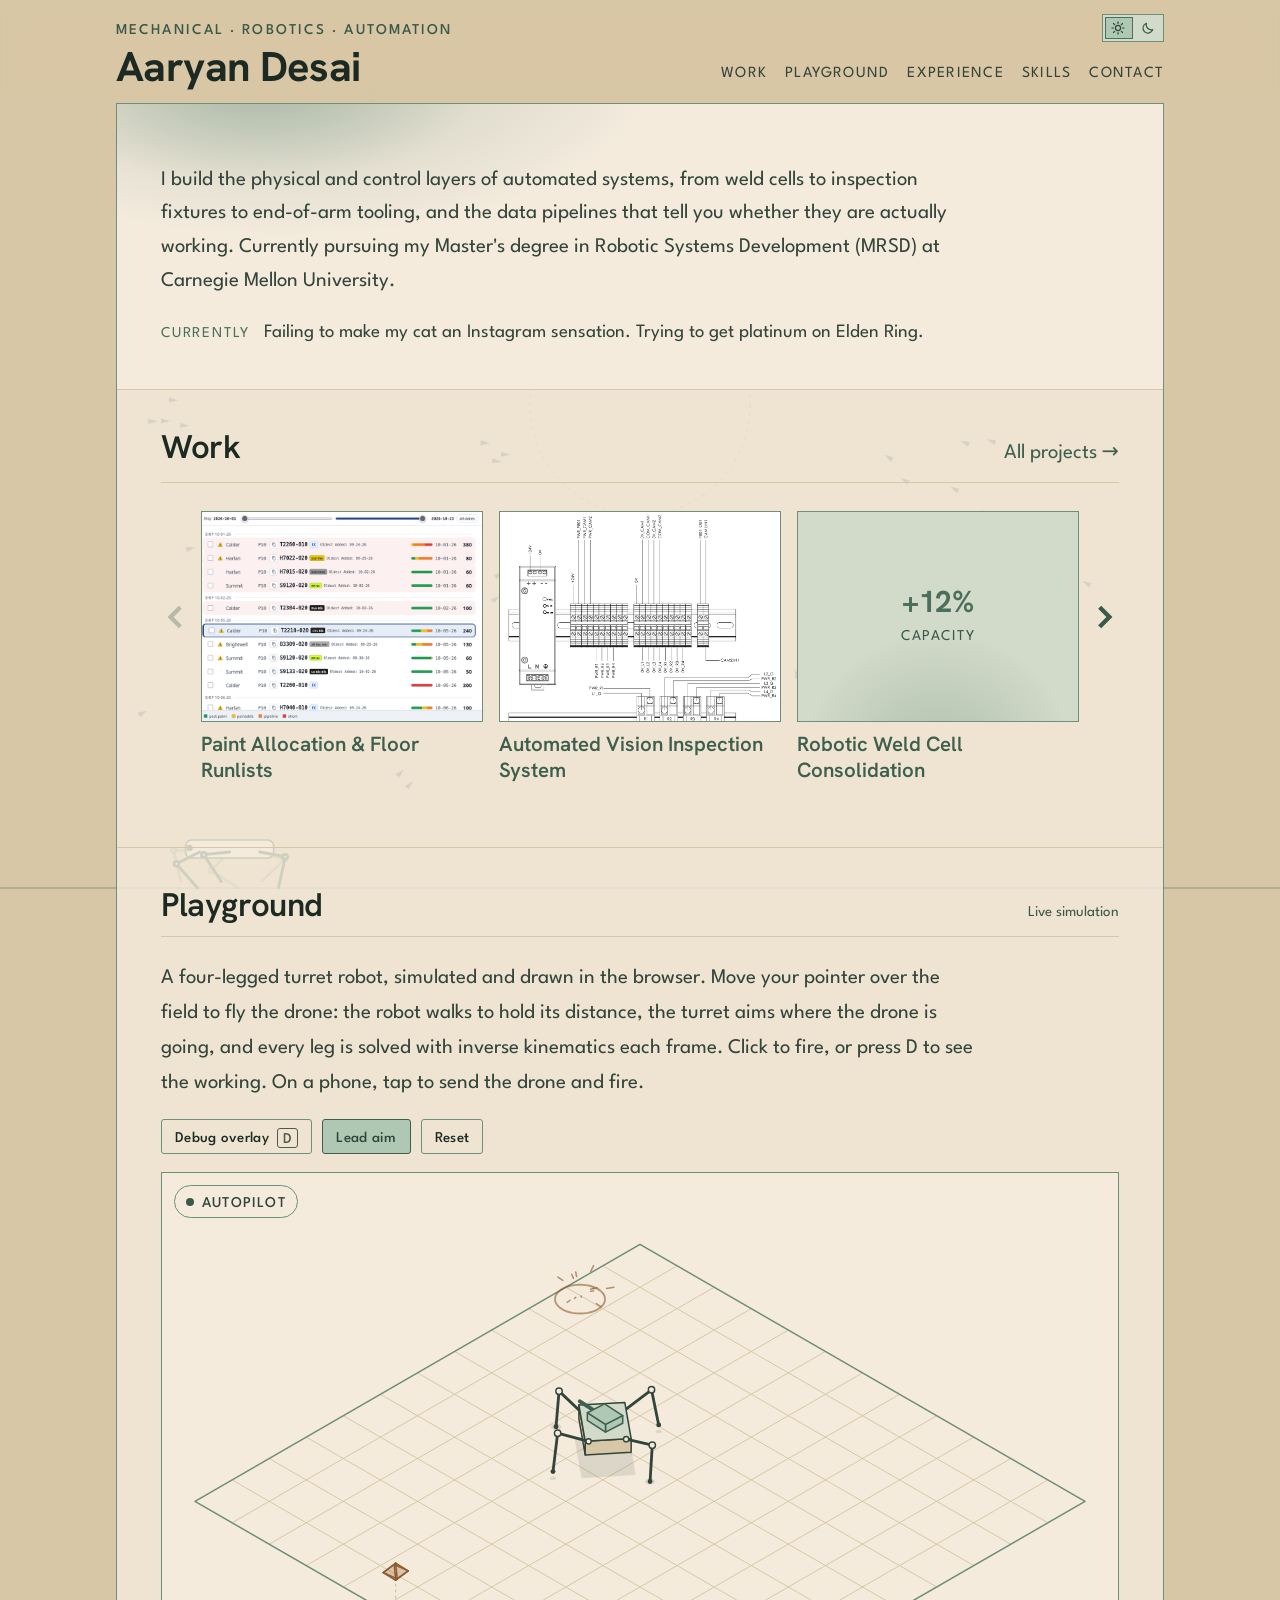
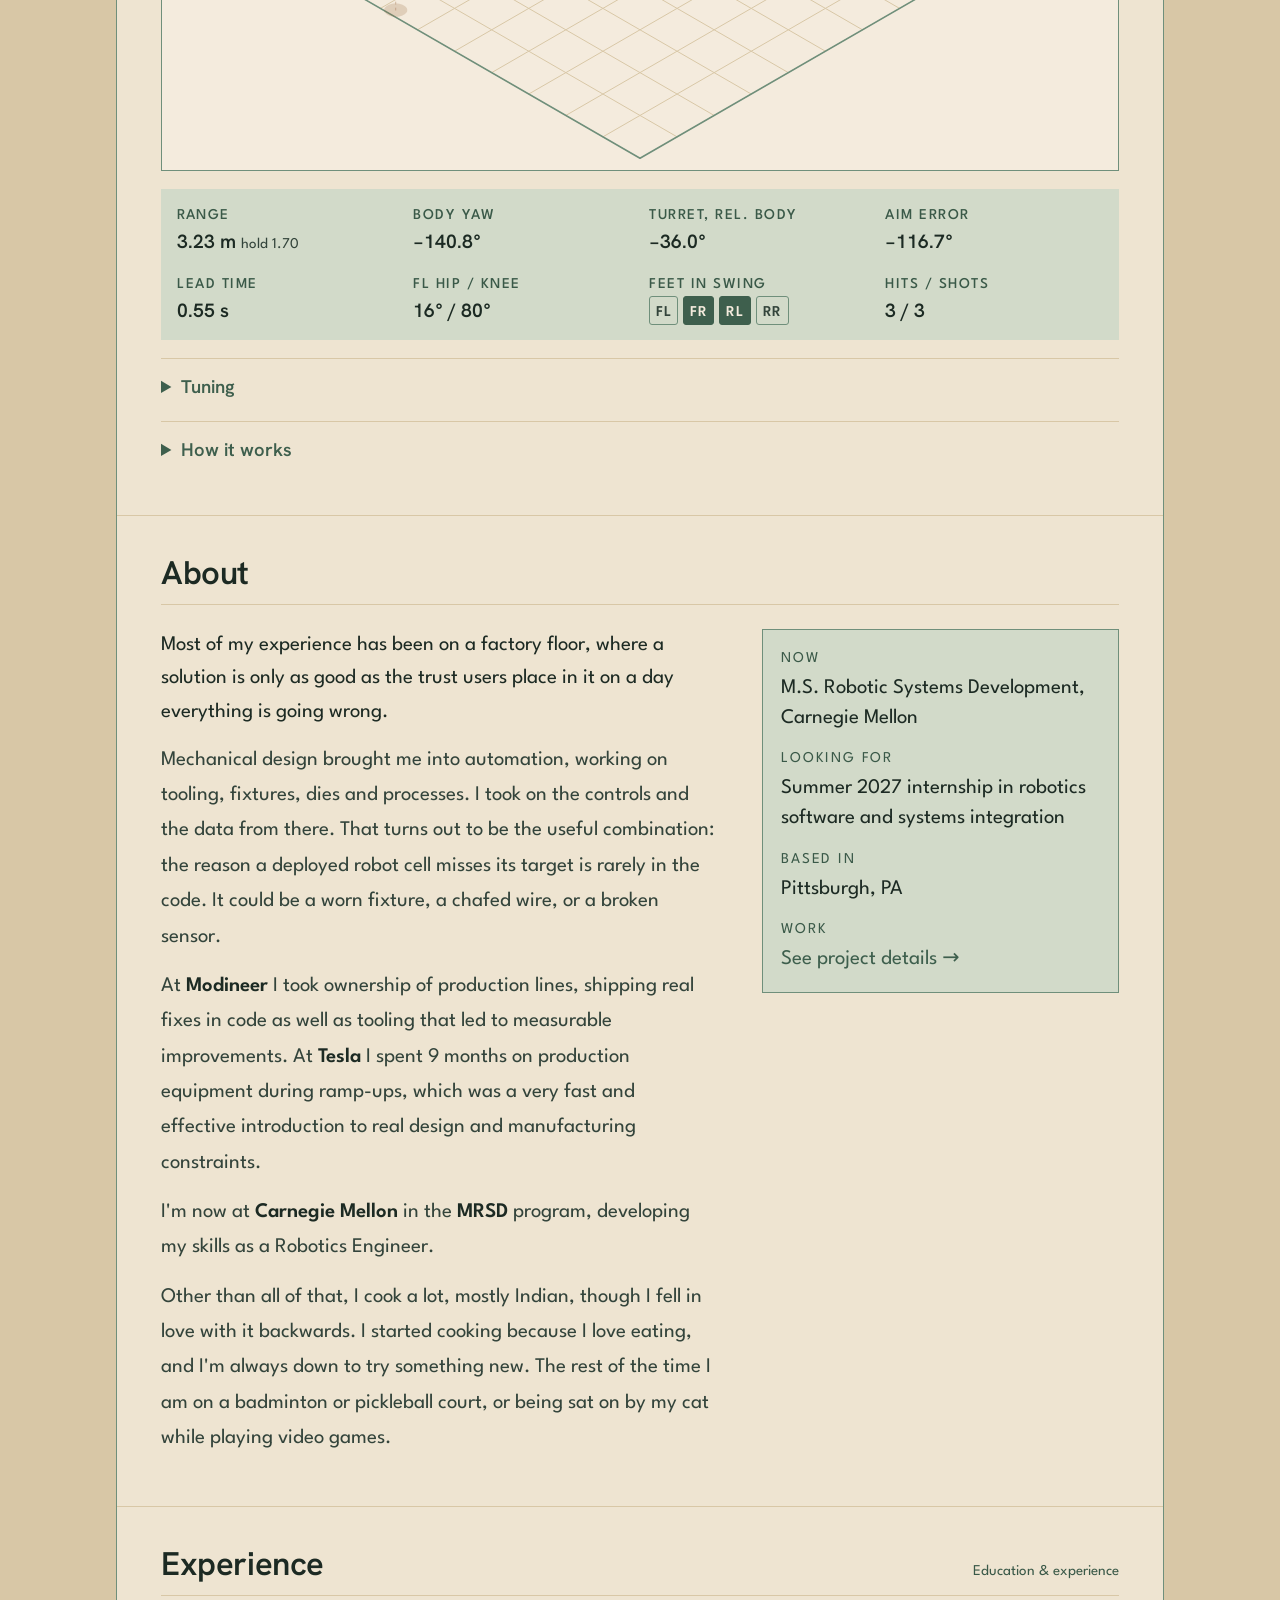
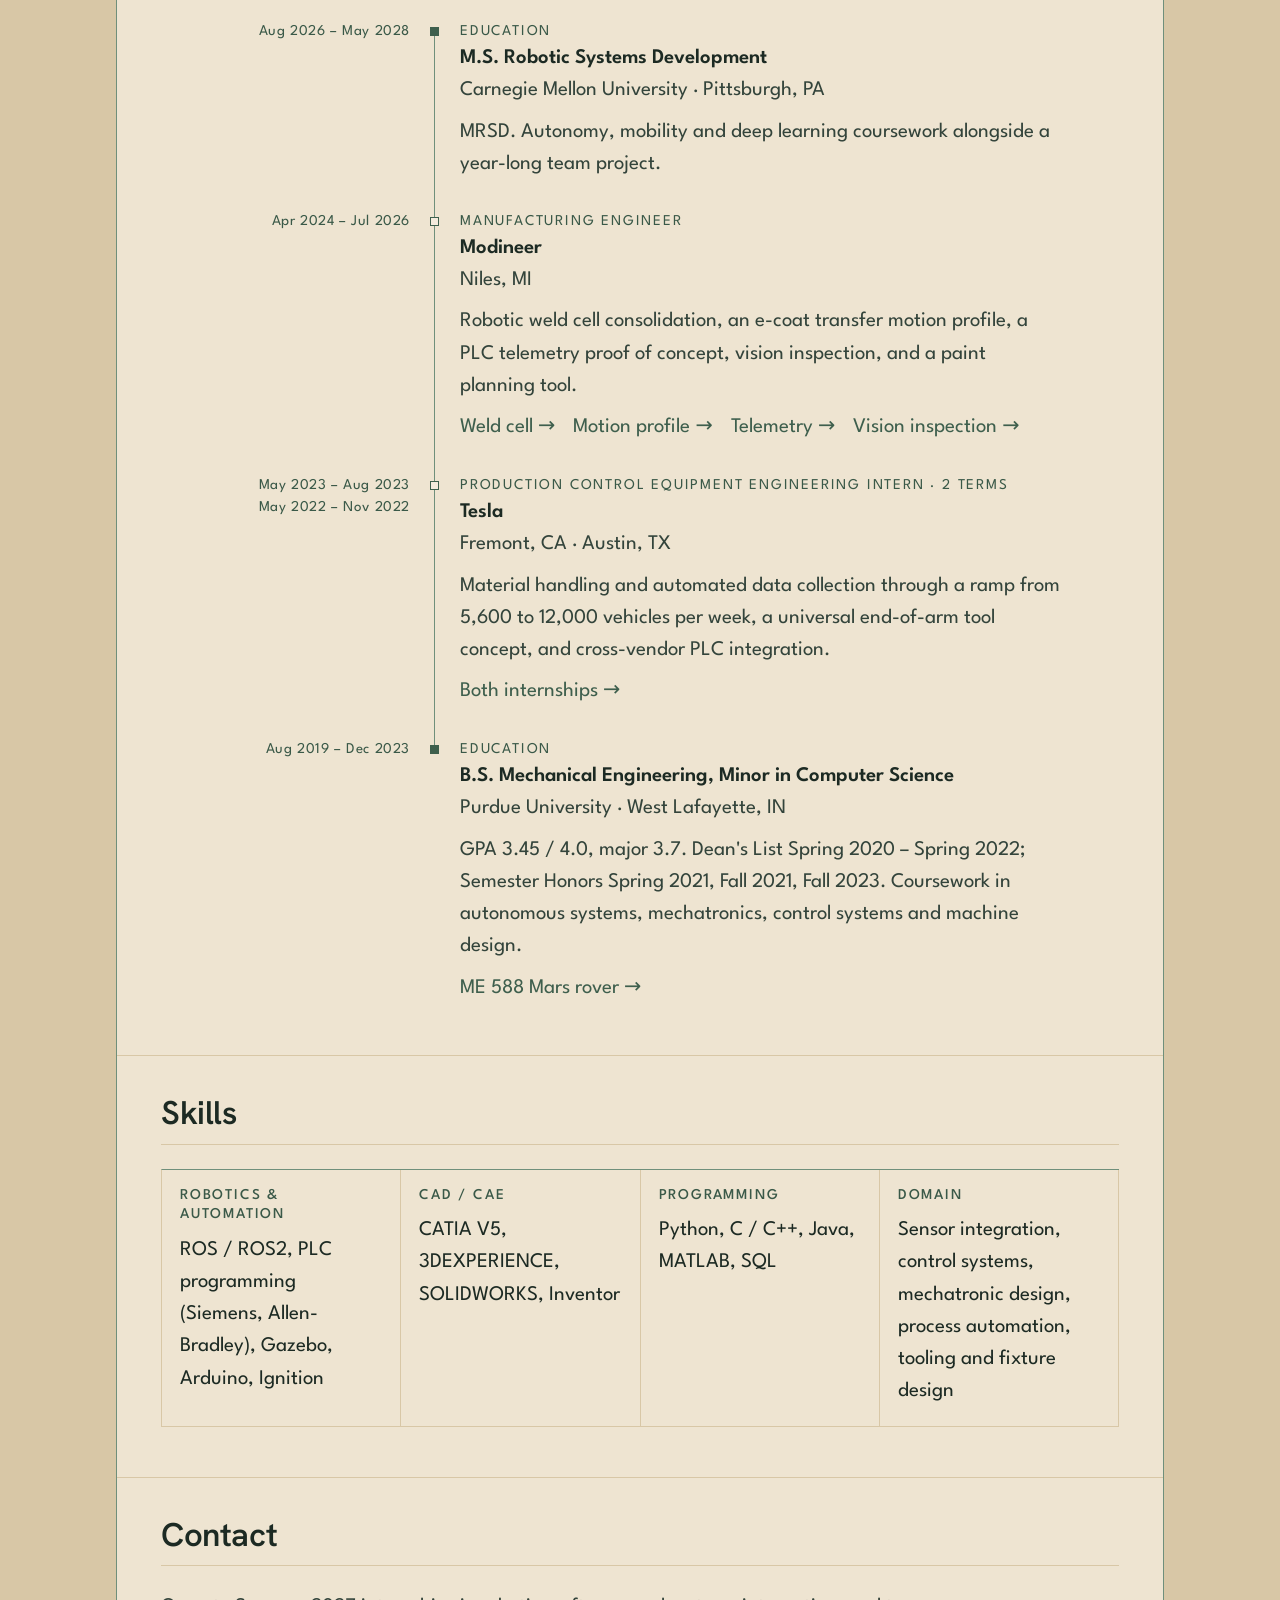
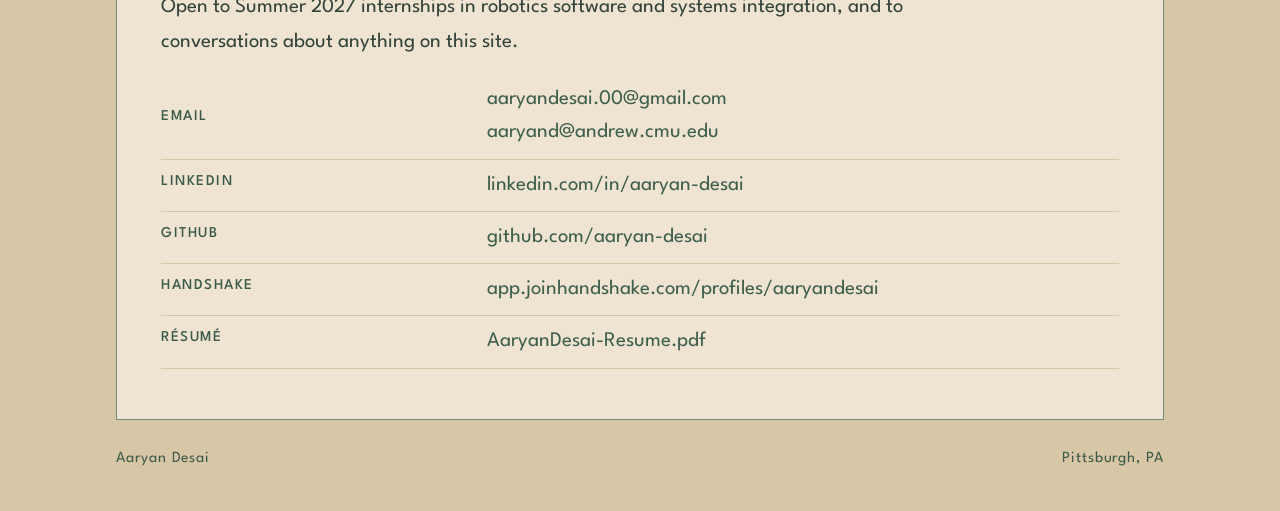
<file: index.html>
<!doctype html>
<html lang="en">
<head>
<meta charset="utf-8">
<meta name="viewport" content="width=device-width, initial-scale=1, viewport-fit=cover">
<title>Aaryan Desai</title>
<meta name="description" content="Robotics software and systems integration, from a mechanical engineering background. CMU MRSD.">
<link rel="preconnect" href="https://fonts.googleapis.com">
<link rel="preconnect" href="https://fonts.gstatic.com" crossorigin>
<link rel="stylesheet" href="https://fonts.googleapis.com/css2?family=Hanken+Grotesk:wght@500;600;700&family=League+Spartan:wght@400;500;600;700&display=swap">
<link rel="stylesheet" href="assets/site.css">
</head>
<body>

<header class="topbar">
  <div class="topbar-inner">
    <p class="brand-tag">Mechanical &middot; Robotics &middot; Automation</p>
    <h1 class="brand"><a class="wordmark" href="index.html">Aaryan Desai</a></h1>
    <nav>
      <a href="work/index.html">Work</a>
      <a href="#playground">Playground</a>
      <a href="#experience">Experience</a>
      <a href="#skills">Skills</a>
      <a href="#contact">Contact</a>
    </nav>
    <button class="theme-switch" id="theme-toggle" type="button" role="switch"
            aria-checked="false" aria-label="Dark mode">
      <span class="ts-track">
        <span class="ts-icon ts-sun" aria-hidden="true">
          <svg viewBox="0 0 24 24" width="14" height="14" fill="none" stroke="currentColor"
               stroke-width="2" stroke-linecap="round"><circle cx="12" cy="12" r="4.4"/><path
               d="M12 1.6v2.6M12 19.8v2.6M4.3 4.3l1.9 1.9M17.8 17.8l1.9 1.9M1.6 12h2.6M19.8 12h2.6M4.3 19.7l1.9-1.9M17.8 6.2l1.9-1.9"/></svg>
        </span>
        <span class="ts-icon ts-moon" aria-hidden="true">
          <svg viewBox="0 0 24 24" width="14" height="14" fill="none" stroke="currentColor"
               stroke-width="2" stroke-linejoin="round" stroke-linecap="round"><path
               d="M20.2 14.6A8.6 8.6 0 0 1 9.4 3.8a8.6 8.6 0 1 0 10.8 10.8z"/></svg>
        </span>
        <span class="ts-knob" aria-hidden="true"></span>
      </span>
    </button>
  </div>
</header>

<main class="sheet">
  <div class="frame">

    <section class="hero hero-open">
      <div class="hero-body">
        <p class="lede">I build the physical and control layers of automated systems, from weld cells to inspection
        fixtures to end-of-arm tooling, and the data pipelines that tell you whether they are actually working.
        Currently pursuing my Master's degree in Robotic Systems Development (MRSD) at Carnegie Mellon University.</p>
        <p class="about-now"><span class="now-k">Currently</span> Failing to make my cat an Instagram sensation.
        Trying to get platinum on Elden Ring.</p>
      </div>
    </section>

    <section class="section" id="work">
      <div class="section-head">
        <h2 class="section-title">Work</h2>
        <a class="more" href="work/index.html">All projects &rarr;</a>
      </div>
      <div class="tile-row" id="tile-row">
      <button class="tile-step" id="tile-prev" type="button" aria-label="Previous project" disabled>
        <svg viewBox="0 0 24 24" fill="none" stroke="currentColor" stroke-width="4"
             aria-hidden="true"><polyline points="16 3 7 12 16 21"/></svg>
      </button>
      <div class="tile-strip" id="tile-strip">
        <a class="tile" href="work/production-planning.html">
          <span class="tile-thumb"><img src="assets/thumbs/production-planning.png" alt=""></span>
          <span class="tile-title">Paint Allocation &amp; Floor Runlists</span>
        </a>
        <a class="tile" href="work/vision-inspection.html">
          <span class="tile-thumb"><img src="assets/thumbs/vision-inspection.png" alt=""></span>
          <span class="tile-title">Automated Vision Inspection System</span>
        </a>
        <a class="tile" href="work/weld-cell.html">
          <span class="tile-thumb is-stat"><span class="stat">+12%</span><span class="stat-label">Capacity</span></span>
          <span class="tile-title">Robotic Weld Cell Consolidation</span>
        </a>
        <a class="tile" href="work/die-transfer.html">
          <span class="tile-thumb is-stat"><span class="stat">1.7s &rarr; 1.1s</span><span class="stat-label">Cycle time</span></span>
          <span class="tile-title">E-Coat Transfer Motion Profile</span>
        </a>
        <a class="tile" href="work/plc-telemetry.html">
          <span class="tile-thumb"><img src="assets/thumbs/plc-telemetry.png" alt=""></span>
          <span class="tile-title">PLC Telemetry &amp; Fault Analytics</span>
        </a>
        <a class="tile" href="work/straightener-holder.html">
          <span class="tile-thumb"><img src="assets/thumbs/straightener-holder.png" alt=""></span>
          <span class="tile-title">Roll Form Straightener Block Holder</span>
        </a>
        <a class="tile" href="work/tesla-internships.html">
          <span class="tile-thumb"><img src="assets/thumbs/tesla-internships.png" alt=""></span>
          <span class="tile-title">Tesla &mdash; Production Control Equipment</span>
        </a>
        <a class="tile" href="work/mars-rover.html">
          <span class="tile-thumb is-stat"><span class="stat">95%</span><span class="stat-label">Arena trials</span></span>
          <span class="tile-title">ME 588 Autonomous Mars Rover</span>
        </a>
      </div>
      <button class="tile-step" id="tile-next" type="button" aria-label="Next project">
        <svg viewBox="0 0 24 24" fill="none" stroke="currentColor" stroke-width="4"
             aria-hidden="true"><polyline points="8 3 17 12 8 21"/></svg>
      </button>
      </div>
    </section>

    <section class="section" id="playground">
      <div class="section-head">
        <h2 class="section-title">Playground</h2>
        <span class="count">Live simulation</span>
      </div>
      <div class="sim" data-sim="turret">
        <p class="sim-lede">A four-legged turret robot, simulated and drawn in the browser. Move your pointer over
        the field to fly the drone: the robot walks to hold its distance, the turret aims where the drone is going,
        and every leg is solved with inverse kinematics each frame. Click to fire, or press D to see the working.
        On a phone, tap to send the drone and fire.</p>

        <div class="sim-controls">
          <button class="sim-btn" data-role="debug" type="button" aria-pressed="false">Debug overlay <kbd>D</kbd></button>
          <button class="sim-btn" data-role="lead" type="button" aria-pressed="true">Lead aim</button>
          <button class="sim-btn" data-role="reset" type="button">Reset</button>
        </div>

        <div class="sim-field">
          <canvas data-role="canvas" tabindex="0" aria-label="Turret robot simulation. Move the pointer to steer the drone; click, Space or Enter to fire; D toggles the debug overlay."></canvas>
          <span class="sim-mode" data-role="mode" data-mode="auto">Autopilot</span>
        </div>

        <dl class="sim-telemetry">
          <div><dt>Range</dt><dd data-tm="range">0.00 m</dd></div>
          <div><dt>Body yaw</dt><dd data-tm="yaw">0.0&deg;</dd></div>
          <div><dt>Turret, rel. body</dt><dd data-tm="tur">0.0&deg;</dd></div>
          <div><dt>Aim error</dt><dd data-tm="err">0.0&deg;</dd></div>
          <div><dt>Lead time</dt><dd data-tm="lead">0.00 s</dd></div>
          <div><dt>FL hip / knee</dt><dd data-tm="fl">0&deg; / 0&deg;</dd></div>
          <div><dt>Feet in swing</dt><dd><span class="sim-feet" data-tm="feet"><span>FL</span><span>FR</span><span>RL</span><span>RR</span></span></dd></div>
          <div><dt>Hits / shots</dt><dd data-tm="hits">0 / 0</dd></div>
        </dl>

        <details class="sim-more">
          <summary>Tuning</summary>
          <p class="sim-hint">Change how the robot and drone behave while it runs. Try making the bullets slower
          than the drone: the turret can no longer catch it, so it stops aiming ahead and points straight at the drone.</p>
          <div class="sim-sliders" data-role="sliders"></div>
          <button class="sim-btn" data-role="defaults" type="button">Restore defaults</button>
        </details>

        <details class="sim-more">
          <summary>How it works</summary>
          <div class="sim-notes">
            <div>
              <h3>Lead aim</h3>
              <p>The turret aims where the drone will be when the bullet arrives. It solves for the first time t
              at which a bullet fired now meets the drone, with d the offset to the drone, v its velocity and s the
              bullet speed. Switch off Lead aim to watch it miss a moving target.</p>
              <pre>|d + v t| = s t
(v.v - s^2) t^2 + 2 (d.v) t + d.d = 0</pre>
            </div>
            <div>
              <h3>Two speeds of control</h3>
              <p>The body turns slowly and walks forward or back to hold its distance. The turret runs a fast,
              rate-limited loop on top of it, so the gun stays on target while the body is still coming round.</p>
            </div>
            <div>
              <h3>Leg IK</h3>
              <p>Each leg is solved analytically every frame. In the vertical plane through hip and foot, with r the
              horizontal reach, dz the drop and D the hip-to-foot distance, the law of cosines places the knee.</p>
              <pre>D    = sqrt(r^2 + dz^2)
knee = acos((L1^2 + L2^2 - D^2) / (2 L1 L2))
hip  = atan2(dz, r) + acos((L1^2 + D^2 - L2^2) / (2 L1 D))</pre>
            </div>
            <div>
              <h3>Gait</h3>
              <p>Feet stay planted in world space, so they never slide. When a foot drifts past the step distance
              from its rest point, its diagonal pair lifts and steps ahead of the body. Only one pair is in the air at
              a time, which makes it a trot.</p>
            </div>
          </div>
        </details>
      </div>
    </section>

    <section class="section" id="about">
      <div class="section-head">
        <h2 class="section-title">About</h2>
      </div>
      <div class="about-grid">
        <div class="about-prose">
          <p class="first">Most of my experience has been on a factory floor, where a solution is only as good as the
          trust users place in it on a day everything is going wrong.</p>
          <p>Mechanical design brought me into automation, working on tooling, fixtures, dies and processes. I took on
          the controls and the data from there. That turns out to be the useful combination: the reason
          a deployed robot cell misses its target is rarely in the code. It could be a worn fixture, a chafed wire, or a broken sensor.</p>
          <p>At <strong>Modineer</strong> I took ownership of production lines, shipping real fixes in code as well as tooling that led 
          to measurable improvements. At <strong>Tesla</strong> I spent 9 months on production 
          equipment during ramp-ups, which was a very fast and effective introduction to real design and manufacturing constraints.</p>
          <p>I'm now at <strong>Carnegie Mellon</strong> in the <strong>MRSD</strong> program, developing my skills as a Robotics Engineer.</p>
          <p>Other than all of that, I cook a lot, mostly Indian, though I fell in love with it backwards. I
          started cooking because I love eating, and I'm always down to try something new. The rest of the time
          I am on a badminton or pickleball court, or being sat on by my cat while playing video games.</p>
        </div>

        <aside class="about-aside">
          <div class="aside-row">
            <span class="aside-k">Now</span>
            <span class="aside-v">M.S. Robotic Systems Development, Carnegie Mellon</span>
          </div>
          <div class="aside-row">
            <span class="aside-k">Looking for</span>
            <span class="aside-v">Summer 2027 internship in robotics software and systems integration</span>
          </div>
          <div class="aside-row">
            <span class="aside-k">Based in</span>
            <span class="aside-v">Pittsburgh, PA</span>
          </div>
          <div class="aside-row">
            <span class="aside-k">Work</span>
            <span class="aside-v"><a href="work/index.html">See project details &rarr;</a></span>
          </div>
        </aside>
      </div>
    </section>

    <section class="section" id="experience">
      <div class="section-head">
        <h2 class="section-title">Experience</h2>
        <span class="count">Education &amp; experience</span>
      </div>

      <div class="timeline">

        <div class="tl-item" data-kind="edu">
          <div class="tl-when">Aug 2026 &ndash; May 2028</div>
          <div class="tl-rail"></div>
          <div class="tl-body">
            <div class="tl-kind">Education</div>
            <div class="tl-title">M.S. Robotic Systems Development</div>
            <div class="tl-org">Carnegie Mellon University &middot; Pittsburgh, PA</div>
            <p class="tl-note">MRSD. Autonomy, mobility and deep learning coursework alongside a year-long
            team project.</p>
          </div>
        </div>

        <div class="tl-item" data-kind="work">
          <div class="tl-when">Apr 2024 &ndash; Jul 2026</div>
          <div class="tl-rail"></div>
          <div class="tl-body">
            <div class="tl-kind">Manufacturing Engineer</div>
            <div class="tl-title">Modineer</div>
            <div class="tl-org">Niles, MI</div>
            <p class="tl-note">Robotic weld cell consolidation, an e-coat transfer motion profile, a PLC telemetry
            proof of concept, vision inspection, and a paint planning tool.</p>
            <div class="tl-links">
              <a href="work/weld-cell.html">Weld cell &rarr;</a>
              <a href="work/die-transfer.html">Motion profile &rarr;</a>
              <a href="work/plc-telemetry.html">Telemetry &rarr;</a>
              <a href="work/vision-inspection.html">Vision inspection &rarr;</a>
            </div>
          </div>
        </div>

        <div class="tl-item" data-kind="work">
          <div class="tl-when">May 2023 &ndash; Aug 2023<br>May 2022 &ndash; Nov 2022</div>
          <div class="tl-rail"></div>
          <div class="tl-body">
            <div class="tl-kind">Production Control Equipment Engineering Intern &middot; 2 terms</div>
            <div class="tl-title">Tesla</div>
            <div class="tl-org">Fremont, CA &middot; Austin, TX</div>
            <p class="tl-note">Material handling and automated data collection through a ramp from 5,600 to
            12,000 vehicles per week, a universal end-of-arm tool concept, and cross-vendor PLC integration.</p>
            <div class="tl-links">
              <a href="work/tesla-internships.html">Both internships &rarr;</a>
            </div>
          </div>
        </div>

        <div class="tl-item" data-kind="edu">
          <div class="tl-when">Aug 2019 &ndash; Dec 2023</div>
          <div class="tl-rail"></div>
          <div class="tl-body">
            <div class="tl-kind">Education</div>
            <div class="tl-title">B.S. Mechanical Engineering, Minor in Computer Science</div>
            <div class="tl-org">Purdue University &middot; West Lafayette, IN</div>
            <p class="tl-note">GPA 3.45 / 4.0, major 3.7. Dean's List Spring 2020 &ndash; Spring 2022;
            Semester Honors Spring 2021, Fall 2021, Fall 2023. Coursework in autonomous systems, mechatronics,
            control systems and machine design.</p>
            <div class="tl-links">
              <a href="work/mars-rover.html">ME 588 Mars rover &rarr;</a>
            </div>
          </div>
        </div>

      </div>
    </section>

    <section class="section" id="skills">
      <div class="section-head">
        <h2 class="section-title">Skills</h2>
      </div>
      <div class="skill-grid">
        <div class="skill-block">
          <h3>Robotics &amp; Automation</h3>
          <p>ROS / ROS2, PLC programming (Siemens, Allen-Bradley), Gazebo, Arduino, Ignition</p>
        </div>
        <div class="skill-block">
          <h3>CAD / CAE</h3>
          <p>CATIA V5, 3DEXPERIENCE, SOLIDWORKS, Inventor</p>
        </div>
        <div class="skill-block">
          <h3>Programming</h3>
          <p>Python, C / C++, Java, MATLAB, SQL</p>
        </div>
        <div class="skill-block">
          <h3>Domain</h3>
          <p>Sensor integration, control systems, mechatronic design, process automation, tooling and fixture design</p>
        </div>
      </div>
    </section>

    <section class="section" id="contact">
      <div class="section-head">
        <h2 class="section-title">Contact</h2>
      </div>
      <div class="prose">
        <p>Open to Summer 2027 internships in robotics software and systems integration, and to
        conversations about anything on this site.</p>
        <div class="table-scroll">
          <table class="spec">
            <tbody>
              <tr><th class="mid">Email</th><td><a class="copy" href="mailto:aaryandesai.00@gmail.com" title="Copy address">aaryandesai.00@gmail.com</a><br>
                <a class="copy" href="mailto:aaryand@andrew.cmu.edu" title="Copy address">aaryand@andrew.cmu.edu</a>
                <span class="sr-only" id="copy-status" role="status"></span></td></tr>
              <tr><th>LinkedIn</th><td><a href="https://linkedin.com/in/aaryan-desai">linkedin.com/in/aaryan-desai</a></td></tr>
              <tr><th>GitHub</th><td><a href="https://github.com/aaryan-desai">github.com/aaryan-desai</a></td></tr>
              <tr><th>Handshake</th><td><a href="https://app.joinhandshake.com/profiles/aaryandesai">app.joinhandshake.com/profiles/aaryandesai</a></td></tr>
              <tr><th>Résumé</th><td><a href="assets/AaryanDesai-Resume.pdf">AaryanDesai-Resume.pdf</a></td></tr>
            </tbody>
          </table>
        </div>
      </div>
    </section>

  </div>
</main>

<footer class="footer">
  <span>Aaryan Desai</span>
  <span class="spacer">Pittsburgh, PA</span>
</footer>

<script>
(function () {
  var root = document.documentElement;
  var btn  = document.getElementById('theme-toggle');
  var mq   = window.matchMedia('(prefers-color-scheme: dark)');

  function stored() {
    try { return localStorage.getItem('ad-theme'); } catch (e) { return null; }
  }
  function resolved() {
    var s = stored();
    return (s === 'dark' || s === 'light') ? s : (mq.matches ? 'dark' : 'light');
  }
  function paint() {
    var mode = resolved();
    btn.setAttribute('aria-checked', mode === 'dark' ? 'true' : 'false');
    btn.setAttribute('aria-label', mode === 'dark' ? 'Switch to light mode' : 'Switch to dark mode');
  }

  var s = stored();
  if (s === 'dark' || s === 'light') root.setAttribute('data-theme', s);
  paint();

  btn.addEventListener('click', function () {
    var next = resolved() === 'dark' ? 'light' : 'dark';
    root.setAttribute('data-theme', next);
    try { localStorage.setItem('ad-theme', next); } catch (e) {}
    paint();
  });

  mq.addEventListener('change', function () { if (!stored()) paint(); });
})();
</script>
<script>
(function () {
  var row   = document.getElementById('tile-row');
  var strip = document.getElementById('tile-strip');
  var prev  = document.getElementById('tile-prev');
  var next  = document.getElementById('tile-next');
  var tiles = strip.querySelectorAll('.tile');
  var calm  = window.matchMedia('(prefers-reduced-motion: reduce)');
  var idx   = 0;      // the tile meant to be leftmost; moves on click, not on arrival
  var settle;

  function left(i) { return tiles[i].offsetLeft - tiles[0].offsetLeft; }
  function last() {
    var per = Math.max(1, Math.round(strip.clientWidth / (left(1) || strip.clientWidth)));
    return Math.max(0, tiles.length - per);
  }
  function paint() {
    var thumb = strip.querySelector('.tile-thumb');
    if (thumb) row.style.setProperty('--thumb-h', thumb.offsetHeight + 'px');
    prev.disabled = idx <= 0;
    next.disabled = idx >= last();
  }
  // Steps are counted, not measured: a click during the glide still adds
  // a whole tile, where scrolling "by one width from here" lost it.
  function move(dir) {
    idx = Math.min(last(), Math.max(0, idx + dir));
    strip.scrollTo({ left: left(idx), behavior: calm.matches ? 'auto' : 'smooth' });
    paint();
  }
  // after a swipe or wheel, adopt wherever the strip came to rest
  function adopt() {
    var best = 0;
    for (var i = 1; i < tiles.length; i++) {
      if (Math.abs(left(i) - strip.scrollLeft) < Math.abs(left(best) - strip.scrollLeft)) best = i;
    }
    idx = Math.min(best, last());
    paint();
  }

  prev.addEventListener('click', function () { move(-1); });
  next.addEventListener('click', function () { move(1); });
  strip.addEventListener('scroll', function () {
    clearTimeout(settle);
    settle = setTimeout(adopt, 140);
  }, { passive: true });
  window.addEventListener('resize', adopt);
  paint();
})();
</script>
<script>
(function () {
  var status = document.getElementById('copy-status');
  var links  = Array.prototype.slice.call(document.querySelectorAll('a.copy'));

  function fallback(text) {
    var t = document.createElement('textarea');
    t.value = text;
    t.setAttribute('readonly', '');
    t.style.position = 'fixed';
    t.style.opacity = '0';
    document.body.appendChild(t);
    t.select();
    var ok = false;
    try { ok = document.execCommand('copy'); } catch (e) {}
    document.body.removeChild(t);
    return ok;
  }
  function done(link, text) {
    links.forEach(function (l) { l.removeAttribute('data-copied'); });
    link.setAttribute('data-copied', '');
    status.textContent = 'Copied ' + text;
    setTimeout(function () { link.removeAttribute('data-copied'); status.textContent = ''; }, 1800);
  }

  links.forEach(function (link) {
    link.addEventListener('click', function (e) {
      var text = link.textContent.trim();
      e.preventDefault();
      if (navigator.clipboard && navigator.clipboard.writeText) {
        navigator.clipboard.writeText(text).then(
          function () { done(link, text); },
          function () { if (fallback(text)) done(link, text); else location.href = link.href; }
        );
      } else if (fallback(text)) done(link, text);
      else location.href = link.href;   // no clipboard at all: behave as a mail link
    });
  });
})();
</script>
<script src="assets/sims/turret.js" defer></script>
<script src="assets/sims/backdrop.js" defer></script>

</body>
</html>
</file>
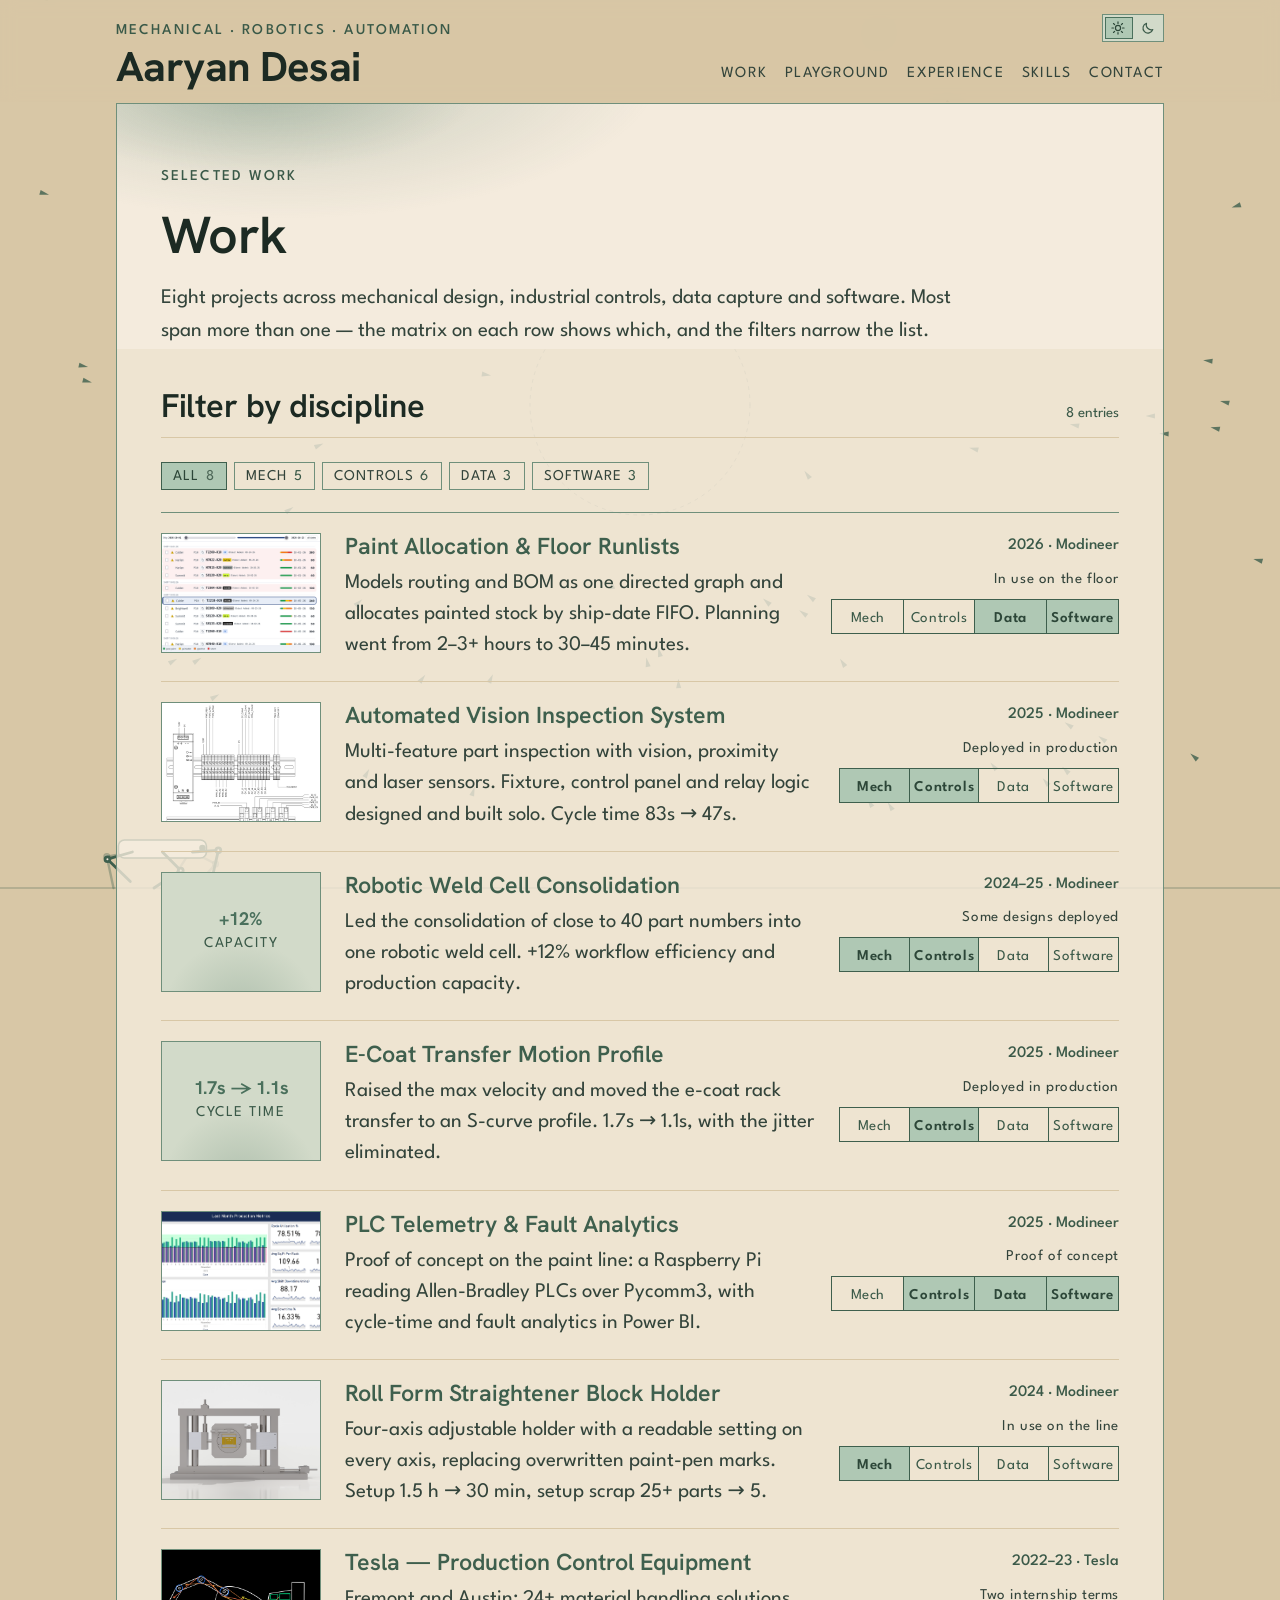
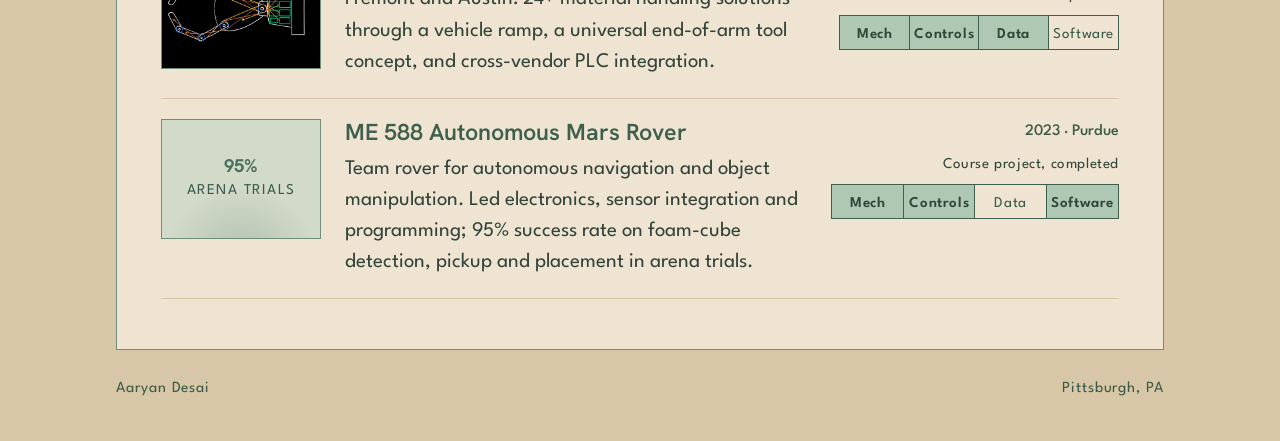
<file: work/index.html>
<!doctype html>
<html lang="en">
<head>
<meta charset="utf-8">
<meta name="viewport" content="width=device-width, initial-scale=1, viewport-fit=cover">
<title>Work &middot; Aaryan Desai</title>
<link rel="preconnect" href="https://fonts.googleapis.com">
<link rel="preconnect" href="https://fonts.gstatic.com" crossorigin>
<link rel="stylesheet" href="https://fonts.googleapis.com/css2?family=Hanken+Grotesk:wght@500;600;700&family=League+Spartan:wght@400;500;600;700&display=swap">
<link rel="stylesheet" href="../assets/site.css">
</head>
<body>
<header class="topbar">
  <div class="topbar-inner">
    <p class="brand-tag">Mechanical &middot; Robotics &middot; Automation</p>
    <a class="wordmark" href="../index.html">Aaryan Desai</a>
    <nav>
      <a href="index.html">Work</a>
      <a href="../index.html#playground">Playground</a>
      <a href="../index.html#experience">Experience</a>
      <a href="../index.html#skills">Skills</a>
      <a href="../index.html#contact">Contact</a>
    </nav>
    <button class="theme-switch" id="theme-toggle" type="button" role="switch"
            aria-checked="false" aria-label="Dark mode">
      <span class="ts-track">
        <span class="ts-icon ts-sun" aria-hidden="true">
          <svg viewBox="0 0 24 24" width="14" height="14" fill="none" stroke="currentColor"
               stroke-width="2" stroke-linecap="round"><circle cx="12" cy="12" r="4.4"/><path
               d="M12 1.6v2.6M12 19.8v2.6M4.3 4.3l1.9 1.9M17.8 17.8l1.9 1.9M1.6 12h2.6M19.8 12h2.6M4.3 19.7l1.9-1.9M17.8 6.2l1.9-1.9"/></svg>
        </span>
        <span class="ts-icon ts-moon" aria-hidden="true">
          <svg viewBox="0 0 24 24" width="14" height="14" fill="none" stroke="currentColor"
               stroke-width="2" stroke-linejoin="round" stroke-linecap="round"><path
               d="M20.2 14.6A8.6 8.6 0 0 1 9.4 3.8a8.6 8.6 0 1 0 10.8 10.8z"/></svg>
        </span>
        <span class="ts-knob" aria-hidden="true"></span>
      </span>
    </button>
  </div>
</header>

<main class="sheet">
  <div class="frame">

    <section class="hero">
      <div class="hero-body">
        <p class="eyebrow">Selected work</p>
        <h1>Work</h1>
        <p class="lede">Eight projects across mechanical design, industrial controls, data capture and software.
        Most span more than one &mdash; the matrix on each row shows which, and the filters narrow the list.</p>
      </div>
    </section>

    <section class="section" id="work">
      <div class="section-head">
        <h2 class="section-title">Filter by discipline</h2>
        <span class="count" id="entry-count">8 entries</span>
      </div>

      <div class="filters">
        <button class="filter" type="button" data-f="all" aria-pressed="true">All<span class="fc">8</span></button>
        <button class="filter" type="button" data-f="MECH" aria-pressed="false">Mech<span class="fc">5</span></button>
        <button class="filter" type="button" data-f="CTRL" aria-pressed="false">Controls<span class="fc">6</span></button>
        <button class="filter" type="button" data-f="DATA" aria-pressed="false">Data<span class="fc">3</span></button>
        <button class="filter" type="button" data-f="SW" aria-pressed="false">Software<span class="fc">3</span></button>
      </div>

      <div class="index-list">
        <a class="index-row" href="production-planning.html" data-tags="SW DATA">
          <span class="tile-thumb index-thumb"><img src="../assets/thumbs/production-planning.png" alt=""></span>
          <div class="index-main">
            <span class="index-title">Paint Allocation &amp; Floor Runlists</span>
            <span class="index-sub">Models routing and BOM as one directed graph and allocates painted stock by ship-date FIFO. Planning went from 2&ndash;3+ hours to 30&ndash;45 minutes.</span>
          </div>
          <div class="index-meta">
            <span class="index-year">2026 &middot; Modineer</span>
            <span class="index-status">In use on the floor</span>
            <span class="matrix" role="group" aria-label="Disciplines"><span class="mx" data-on="0"><span class="mx-label">Mech</span></span><span class="mx" data-on="0"><span class="mx-label">Controls</span></span><span class="mx" data-on="1"><span class="mx-label">Data</span></span><span class="mx" data-on="1"><span class="mx-label">Software</span></span></span>
          </div>
        </a>
        <a class="index-row" href="vision-inspection.html" data-tags="MECH CTRL">
          <span class="tile-thumb index-thumb"><img src="../assets/thumbs/vision-inspection.png" alt=""></span>
          <div class="index-main">
            <span class="index-title">Automated Vision Inspection System</span>
            <span class="index-sub">Multi-feature part inspection with vision, proximity and laser sensors. Fixture, control panel and relay logic designed and built solo. Cycle time 83s &rarr; 47s.</span>
          </div>
          <div class="index-meta">
            <span class="index-year">2025 &middot; Modineer</span>
            <span class="index-status">Deployed in production</span>
            <span class="matrix" role="group" aria-label="Disciplines"><span class="mx" data-on="1"><span class="mx-label">Mech</span></span><span class="mx" data-on="1"><span class="mx-label">Controls</span></span><span class="mx" data-on="0"><span class="mx-label">Data</span></span><span class="mx" data-on="0"><span class="mx-label">Software</span></span></span>
          </div>
        </a>
        <a class="index-row" href="weld-cell.html" data-tags="MECH CTRL">
          <span class="tile-thumb is-stat index-thumb"><span class="stat">+12%</span><span class="stat-label">Capacity</span></span>
          <div class="index-main">
            <span class="index-title">Robotic Weld Cell Consolidation</span>
            <span class="index-sub">Led the consolidation of close to 40 part numbers into one robotic weld cell. +12% workflow efficiency and production capacity.</span>
          </div>
          <div class="index-meta">
            <span class="index-year">2024&ndash;25 &middot; Modineer</span>
            <span class="index-status">Some designs deployed</span>
            <span class="matrix" role="group" aria-label="Disciplines"><span class="mx" data-on="1"><span class="mx-label">Mech</span></span><span class="mx" data-on="1"><span class="mx-label">Controls</span></span><span class="mx" data-on="0"><span class="mx-label">Data</span></span><span class="mx" data-on="0"><span class="mx-label">Software</span></span></span>
          </div>
        </a>
        <a class="index-row" href="die-transfer.html" data-tags="CTRL">
          <span class="tile-thumb is-stat index-thumb"><span class="stat">1.7s &rarr; 1.1s</span><span class="stat-label">Cycle time</span></span>
          <div class="index-main">
            <span class="index-title">E-Coat Transfer Motion Profile</span>
            <span class="index-sub">Raised the max velocity and moved the e-coat rack transfer to an S-curve profile. 1.7s &rarr; 1.1s, with the jitter eliminated.</span>
          </div>
          <div class="index-meta">
            <span class="index-year">2025 &middot; Modineer</span>
            <span class="index-status">Deployed in production</span>
            <span class="matrix" role="group" aria-label="Disciplines"><span class="mx" data-on="0"><span class="mx-label">Mech</span></span><span class="mx" data-on="1"><span class="mx-label">Controls</span></span><span class="mx" data-on="0"><span class="mx-label">Data</span></span><span class="mx" data-on="0"><span class="mx-label">Software</span></span></span>
          </div>
        </a>
        <a class="index-row" href="plc-telemetry.html" data-tags="CTRL DATA SW">
          <span class="tile-thumb index-thumb"><img src="../assets/thumbs/plc-telemetry.png" alt=""></span>
          <div class="index-main">
            <span class="index-title">PLC Telemetry &amp; Fault Analytics</span>
            <span class="index-sub">Proof of concept on the paint line: a Raspberry Pi reading Allen-Bradley PLCs over Pycomm3, with cycle-time and fault analytics in Power BI.</span>
          </div>
          <div class="index-meta">
            <span class="index-year">2025 &middot; Modineer</span>
            <span class="index-status">Proof of concept</span>
            <span class="matrix" role="group" aria-label="Disciplines"><span class="mx" data-on="0"><span class="mx-label">Mech</span></span><span class="mx" data-on="1"><span class="mx-label">Controls</span></span><span class="mx" data-on="1"><span class="mx-label">Data</span></span><span class="mx" data-on="1"><span class="mx-label">Software</span></span></span>
          </div>
        </a>
        <a class="index-row" href="straightener-holder.html" data-tags="MECH">
          <span class="tile-thumb index-thumb"><img src="../assets/thumbs/straightener-holder.png" alt=""></span>
          <div class="index-main">
            <span class="index-title">Roll Form Straightener Block Holder</span>
            <span class="index-sub">Four-axis adjustable holder with a readable setting on every axis, replacing overwritten paint-pen marks. Setup 1.5 h &rarr; 30 min, setup scrap 25+ parts &rarr; 5.</span>
          </div>
          <div class="index-meta">
            <span class="index-year">2024 &middot; Modineer</span>
            <span class="index-status">In use on the line</span>
            <span class="matrix" role="group" aria-label="Disciplines"><span class="mx" data-on="1"><span class="mx-label">Mech</span></span><span class="mx" data-on="0"><span class="mx-label">Controls</span></span><span class="mx" data-on="0"><span class="mx-label">Data</span></span><span class="mx" data-on="0"><span class="mx-label">Software</span></span></span>
          </div>
        </a>
        <a class="index-row" href="tesla-internships.html" data-tags="MECH CTRL DATA">
          <span class="tile-thumb index-thumb"><img src="../assets/thumbs/tesla-internships.png" alt=""></span>
          <div class="index-main">
            <span class="index-title">Tesla &mdash; Production Control Equipment</span>
            <span class="index-sub">Fremont and Austin: 24+ material handling solutions through a vehicle ramp, a universal end-of-arm tool concept, and cross-vendor PLC integration.</span>
          </div>
          <div class="index-meta">
            <span class="index-year">2022&ndash;23 &middot; Tesla</span>
            <span class="index-status">Two internship terms</span>
            <span class="matrix" role="group" aria-label="Disciplines"><span class="mx" data-on="1"><span class="mx-label">Mech</span></span><span class="mx" data-on="1"><span class="mx-label">Controls</span></span><span class="mx" data-on="1"><span class="mx-label">Data</span></span><span class="mx" data-on="0"><span class="mx-label">Software</span></span></span>
          </div>
        </a>
        <a class="index-row" href="mars-rover.html" data-tags="MECH CTRL SW">
          <span class="tile-thumb is-stat index-thumb"><span class="stat">95%</span><span class="stat-label">Arena trials</span></span>
          <div class="index-main">
            <span class="index-title">ME 588 Autonomous Mars Rover</span>
            <span class="index-sub">Team rover for autonomous navigation and object manipulation. Led electronics, sensor integration and programming; 95% success rate on foam-cube detection, pickup and placement in arena trials.</span>
          </div>
          <div class="index-meta">
            <span class="index-year">2023 &middot; Purdue</span>
            <span class="index-status">Course project, completed</span>
            <span class="matrix" role="group" aria-label="Disciplines"><span class="mx" data-on="1"><span class="mx-label">Mech</span></span><span class="mx" data-on="1"><span class="mx-label">Controls</span></span><span class="mx" data-on="0"><span class="mx-label">Data</span></span><span class="mx" data-on="1"><span class="mx-label">Software</span></span></span>
          </div>
        </a>
      </div>
      <p class="filter-empty" id="filter-empty" hidden>No projects match that discipline.</p>
    </section>

  </div>
</main>

<footer class="footer">
  <span>Aaryan Desai</span>
  <span class="spacer">Pittsburgh, PA</span>
</footer>

<script>
(function () {
  var root = document.documentElement;
  var btn  = document.getElementById('theme-toggle');
  var mq   = window.matchMedia('(prefers-color-scheme: dark)');
  function stored() { try { return localStorage.getItem('ad-theme'); } catch (e) { return null; } }
  function resolved() {
    var s = stored();
    return (s === 'dark' || s === 'light') ? s : (mq.matches ? 'dark' : 'light');
  }
  function paint() {
    var mode = resolved();
    btn.setAttribute('aria-checked', mode === 'dark' ? 'true' : 'false');
    btn.setAttribute('aria-label', mode === 'dark' ? 'Switch to light mode' : 'Switch to dark mode');
  }
  var s = stored();
  if (s === 'dark' || s === 'light') root.setAttribute('data-theme', s);
  paint();
  btn.addEventListener('click', function () {
    var next = resolved() === 'dark' ? 'light' : 'dark';
    root.setAttribute('data-theme', next);
    try { localStorage.setItem('ad-theme', next); } catch (e) {}
    paint();
  });
  mq.addEventListener('change', function () { if (!stored()) paint(); });
})();
</script>
<script>
(function () {
  var chips = Array.prototype.slice.call(document.querySelectorAll('.filter'));
  var rows  = Array.prototype.slice.call(document.querySelectorAll('.index-row'));
  var empty = document.getElementById('filter-empty');
  var count = document.getElementById('entry-count');

  function apply(f) {
    var shown = 0;
    rows.forEach(function (row) {
      var hit = f === 'all' || row.dataset.tags.split(' ').indexOf(f) !== -1;
      row.hidden = !hit;
      if (hit) shown++;
    });
    chips.forEach(function (c) {
      c.setAttribute('aria-pressed', c.dataset.f === f ? 'true' : 'false');
    });
    empty.hidden = shown !== 0;
    count.textContent = shown + (shown === 1 ? ' entry' : ' entries');
  }

  chips.forEach(function (c) {
    c.addEventListener('click', function () {
      apply(c.getAttribute('aria-pressed') === 'true' ? 'all' : c.dataset.f);
    });
  });
})();
</script>
<script src="../assets/sims/backdrop.js" defer></script>

</body>
</html>
</file>
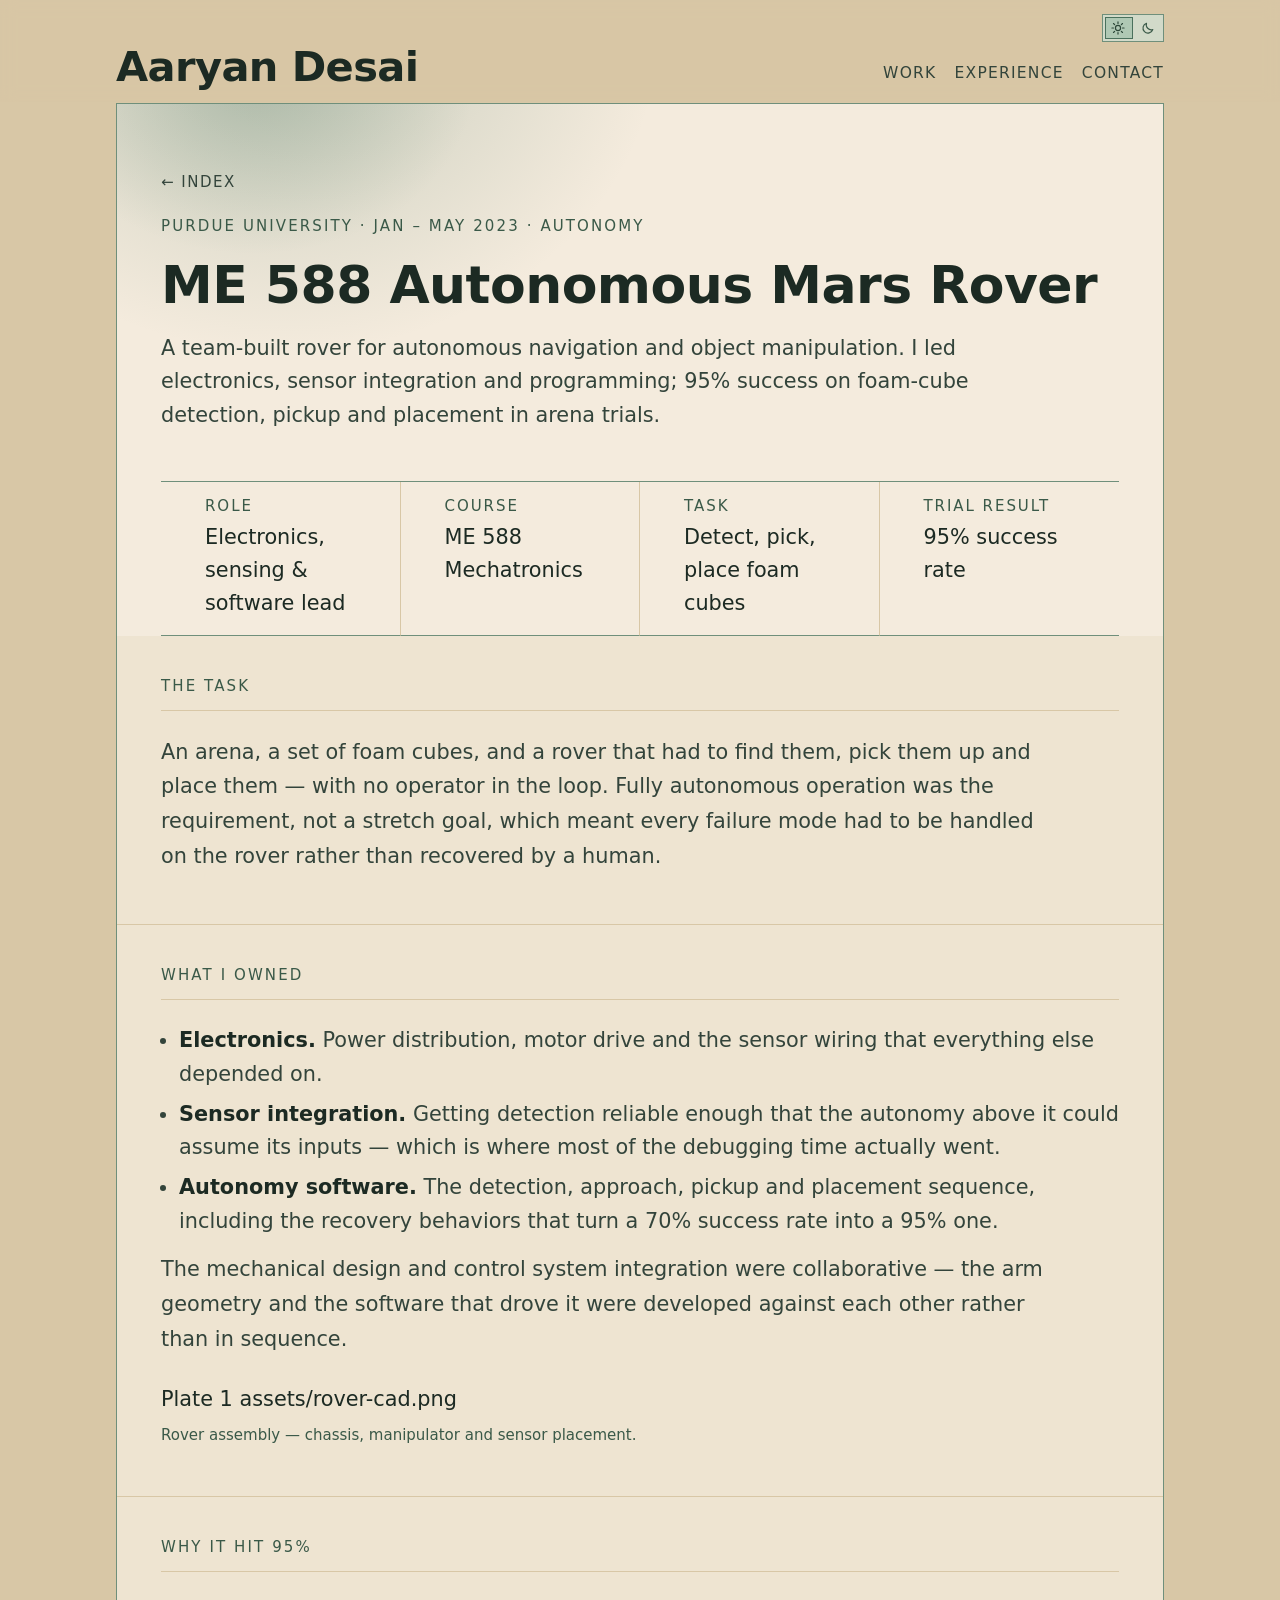
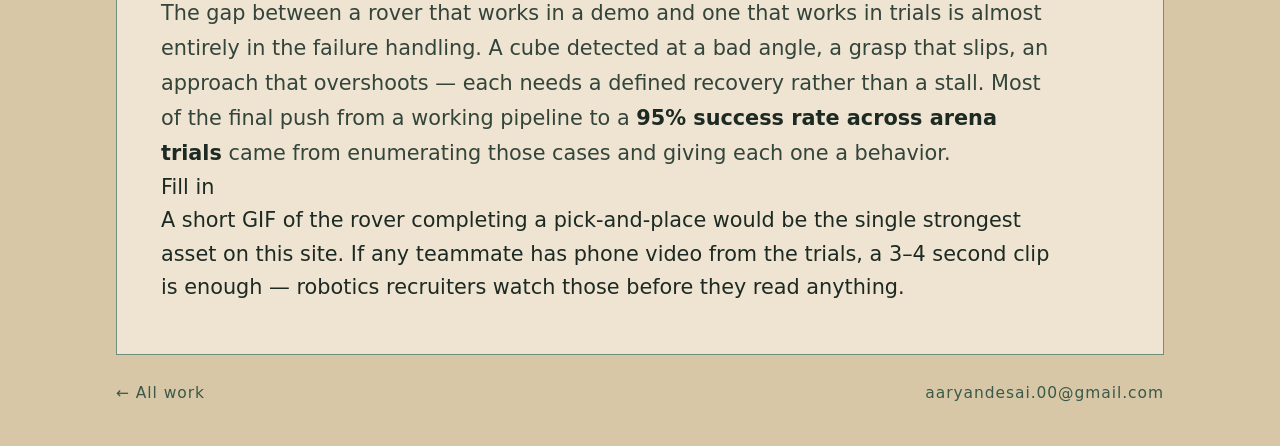
<file: projects/mars-rover.html>
<!doctype html>
<html lang="en">
<head>
<meta charset="utf-8">
<meta name="viewport" content="width=device-width, initial-scale=1, viewport-fit=cover">
<title>ME 588 Autonomous Mars Rover &middot; Aaryan Desai</title>
<link rel="preconnect" href="https://fonts.googleapis.com">
<link rel="preconnect" href="https://fonts.gstatic.com" crossorigin>
<link rel="stylesheet" href="https://fonts.googleapis.com/css2?family=IBM+Plex+Mono:wght@400;500;600&family=IBM+Plex+Sans+Condensed:wght@500;600;700&family=IBM+Plex+Sans:wght@400;500;600&display=swap">
<link rel="stylesheet" href="../assets/site.css">
</head>
<body>
<header class="topbar">
  <div class="topbar-inner">
    <a class="wordmark" href="../index.html">Aaryan Desai</a>
    <nav>
      <a href="../index.html#work">Work</a>
      <a href="../index.html#experience">Experience</a>
      <a href="../index.html#contact">Contact</a>
    </nav>
    <button class="theme-switch" id="theme-toggle" type="button" role="switch"
            aria-checked="false" aria-label="Dark mode">
      <span class="ts-track">
        <span class="ts-icon ts-sun" aria-hidden="true">
          <svg viewBox="0 0 24 24" width="14" height="14" fill="none" stroke="currentColor"
               stroke-width="2" stroke-linecap="round"><circle cx="12" cy="12" r="4.4"/><path
               d="M12 1.6v2.6M12 19.8v2.6M4.3 4.3l1.9 1.9M17.8 17.8l1.9 1.9M1.6 12h2.6M19.8 12h2.6M4.3 19.7l1.9-1.9M17.8 6.2l1.9-1.9"/></svg>
        </span>
        <span class="ts-icon ts-moon" aria-hidden="true">
          <svg viewBox="0 0 24 24" width="14" height="14" fill="none" stroke="currentColor"
               stroke-width="2" stroke-linejoin="round" stroke-linecap="round"><path
               d="M20.2 14.6A8.6 8.6 0 0 1 9.4 3.8a8.6 8.6 0 1 0 10.8 10.8z"/></svg>
        </span>
        <span class="ts-knob" aria-hidden="true"></span>
      </span>
    </button>
  </div>
</header>
<main class="sheet">
  <div class="frame">
    <section class="hero">
      <a class="backlink" href="../index.html#work">&larr; Index</a>
      <div class="hero-body">
        <p class="eyebrow">Purdue University &middot; Jan &ndash; May 2023 &middot; Autonomy</p>
        <h1>ME 588 Autonomous Mars Rover</h1>
        <p class="lede">A team-built rover for autonomous navigation and object manipulation. I led electronics,
        sensor integration and programming; 95% success on foam-cube detection, pickup and placement in arena trials.</p>
      </div>
      <div class="titleblock">
        <div class="tb-cell"><span class="tb-label">Role</span><span class="tb-value">Electronics, sensing &amp; software lead</span></div>
        <div class="tb-cell"><span class="tb-label">Course</span><span class="tb-value">ME 588 Mechatronics</span></div>
        <div class="tb-cell"><span class="tb-label">Task</span><span class="tb-value">Detect, pick, place foam cubes</span></div>
        <div class="tb-cell"><span class="tb-label">Trial result</span><span class="tb-value">95% success rate</span></div>
      </div>
    </section>

    <section class="section">
      <div class="section-head"><p class="eyebrow">The task</p></div>
      <div class="prose">
        <p>An arena, a set of foam cubes, and a rover that had to find them, pick them up and place them &mdash;
        with no operator in the loop. Fully autonomous operation was the requirement, not a stretch goal, which
        meant every failure mode had to be handled on the rover rather than recovered by a human.</p>
      </div>
    </section>

    <section class="section">
      <div class="section-head"><p class="eyebrow">What I owned</p></div>
      <div class="prose">
        <ul>
          <li><strong>Electronics.</strong> Power distribution, motor drive and the sensor wiring that everything
          else depended on.</li>
          <li><strong>Sensor integration.</strong> Getting detection reliable enough that the autonomy above it
          could assume its inputs &mdash; which is where most of the debugging time actually went.</li>
          <li><strong>Autonomy software.</strong> The detection, approach, pickup and placement sequence, including
          the recovery behaviors that turn a 70% success rate into a 95% one.</li>
        </ul>
        <p>The mechanical design and control system integration were collaborative &mdash; the arm geometry and the
        software that drove it were developed against each other rather than in sequence.</p>
      </div>
      <figure class="plate">
        <div class="plate-empty">
          <span class="slot">Plate 1</span>
          <span class="hint">assets/rover-cad.png</span>
        </div>
        <figcaption>Rover assembly &mdash; chassis, manipulator and sensor placement.</figcaption>
      </figure>
    </section>

    <section class="section">
      <div class="section-head"><p class="eyebrow">Why it hit 95%</p></div>
      <div class="prose">
        <p>The gap between a rover that works in a demo and one that works in trials is almost entirely in the
        failure handling. A cube detected at a bad angle, a grasp that slips, an approach that overshoots &mdash;
        each needs a defined recovery rather than a stall. Most of the final push from a working pipeline to a
        <strong>95% success rate across arena trials</strong> came from enumerating those cases and giving each one
        a behavior.</p>
      </div>
      <div class="revnote">
        <span class="rev-tag">Fill in</span>
        <p>A short GIF of the rover completing a pick-and-place would be the single strongest asset on this site.
        If any teammate has phone video from the trials, a 3&ndash;4 second clip is enough &mdash; robotics
        recruiters watch those before they read anything.</p>
      </div>
    </section>
  </div>
</main>
<footer class="footer">
  <span><a href="../index.html">&larr; All work</a></span>
  <span class="spacer"><a href="mailto:aaryandesai.00@gmail.com">aaryandesai.00@gmail.com</a></span>
</footer>
<script>
(function () {
  var root = document.documentElement;
  var btn  = document.getElementById('theme-toggle');
  var mq   = window.matchMedia('(prefers-color-scheme: dark)');

  function stored() {
    try { return localStorage.getItem('ad-theme'); } catch (e) { return null; }
  }
  function resolved() {
    var s = stored();
    return (s === 'dark' || s === 'light') ? s : (mq.matches ? 'dark' : 'light');
  }
  function paint() {
    var mode = resolved();
    btn.setAttribute('aria-checked', mode === 'dark' ? 'true' : 'false');
    btn.setAttribute('aria-label', mode === 'dark' ? 'Switch to light mode' : 'Switch to dark mode');
  }

  var s = stored();
  if (s === 'dark' || s === 'light') root.setAttribute('data-theme', s);
  paint();

  btn.addEventListener('click', function () {
    var next = resolved() === 'dark' ? 'light' : 'dark';
    root.setAttribute('data-theme', next);
    try { localStorage.setItem('ad-theme', next); } catch (e) {}
    paint();
  });

  // follow the OS while the visitor has expressed no preference of their own
  mq.addEventListener('change', function () { if (!stored()) paint(); });
})();
</script>

</body>
</html>
</file>
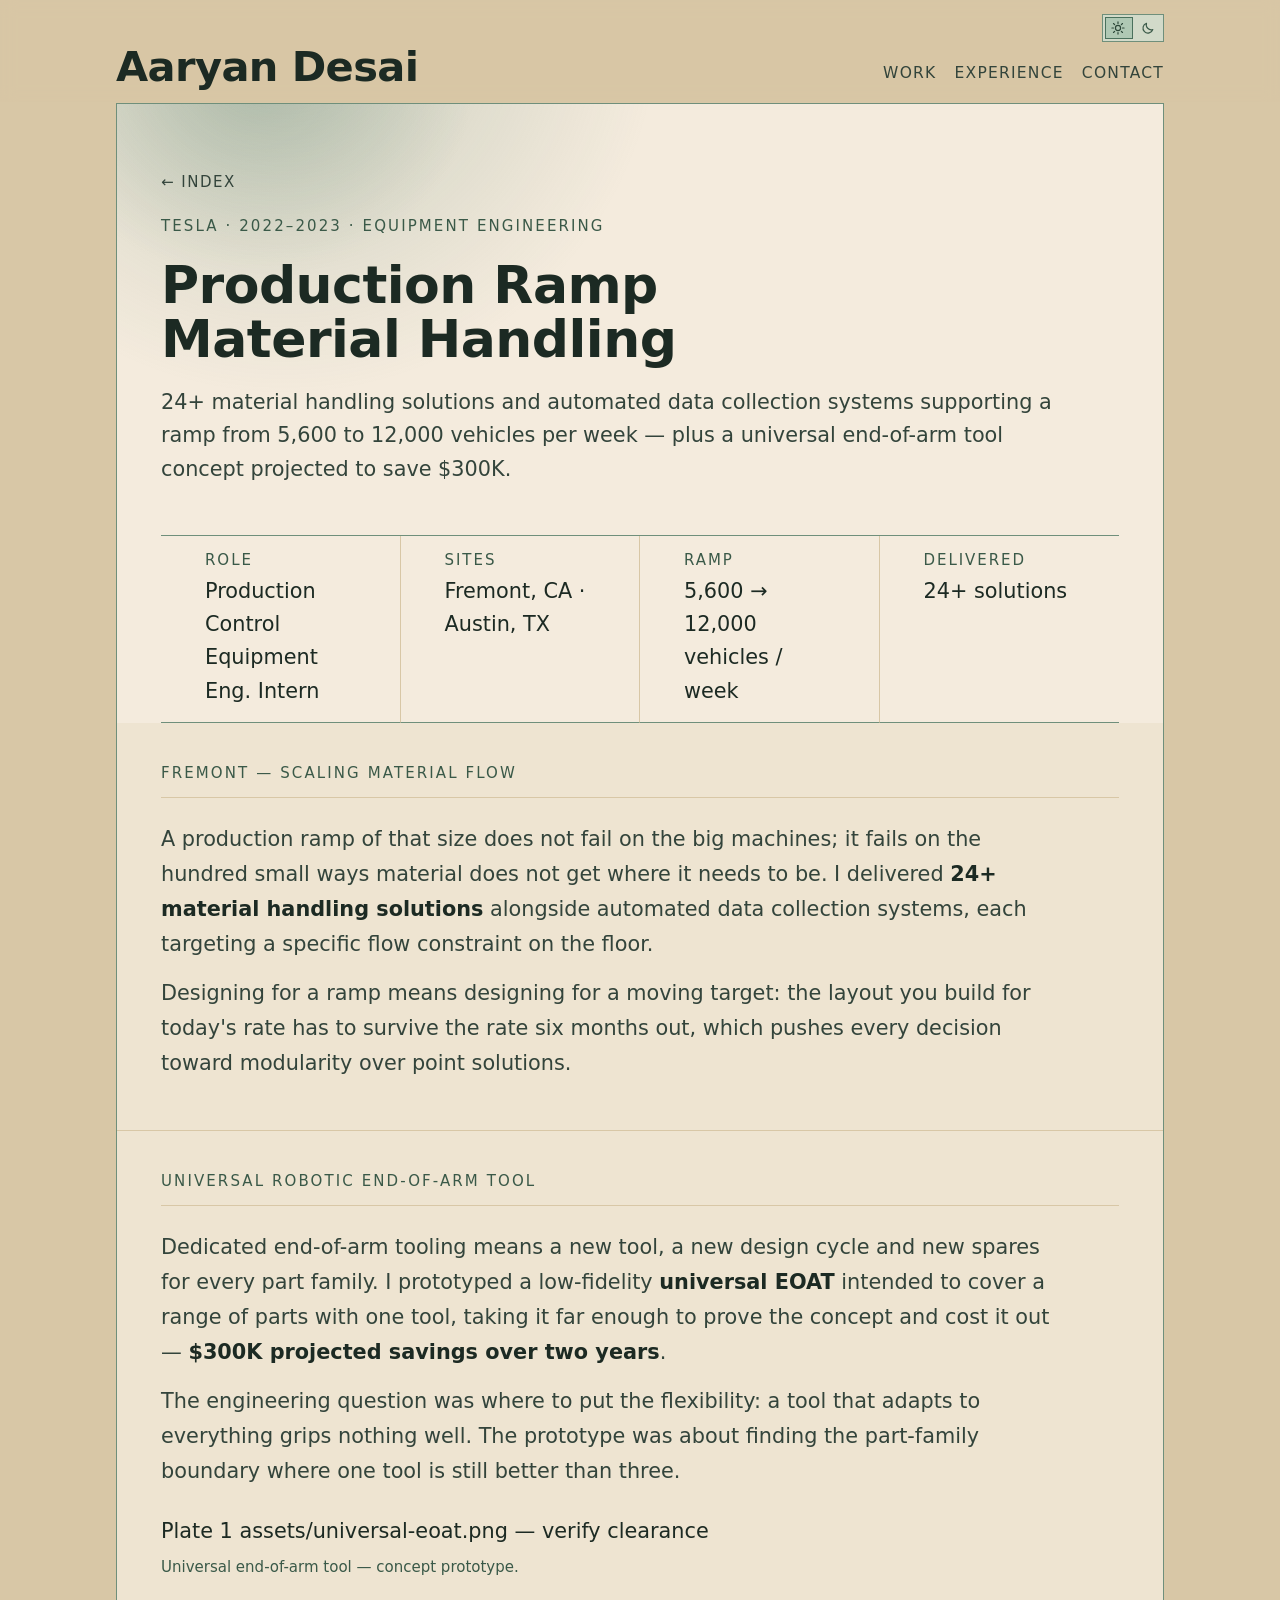
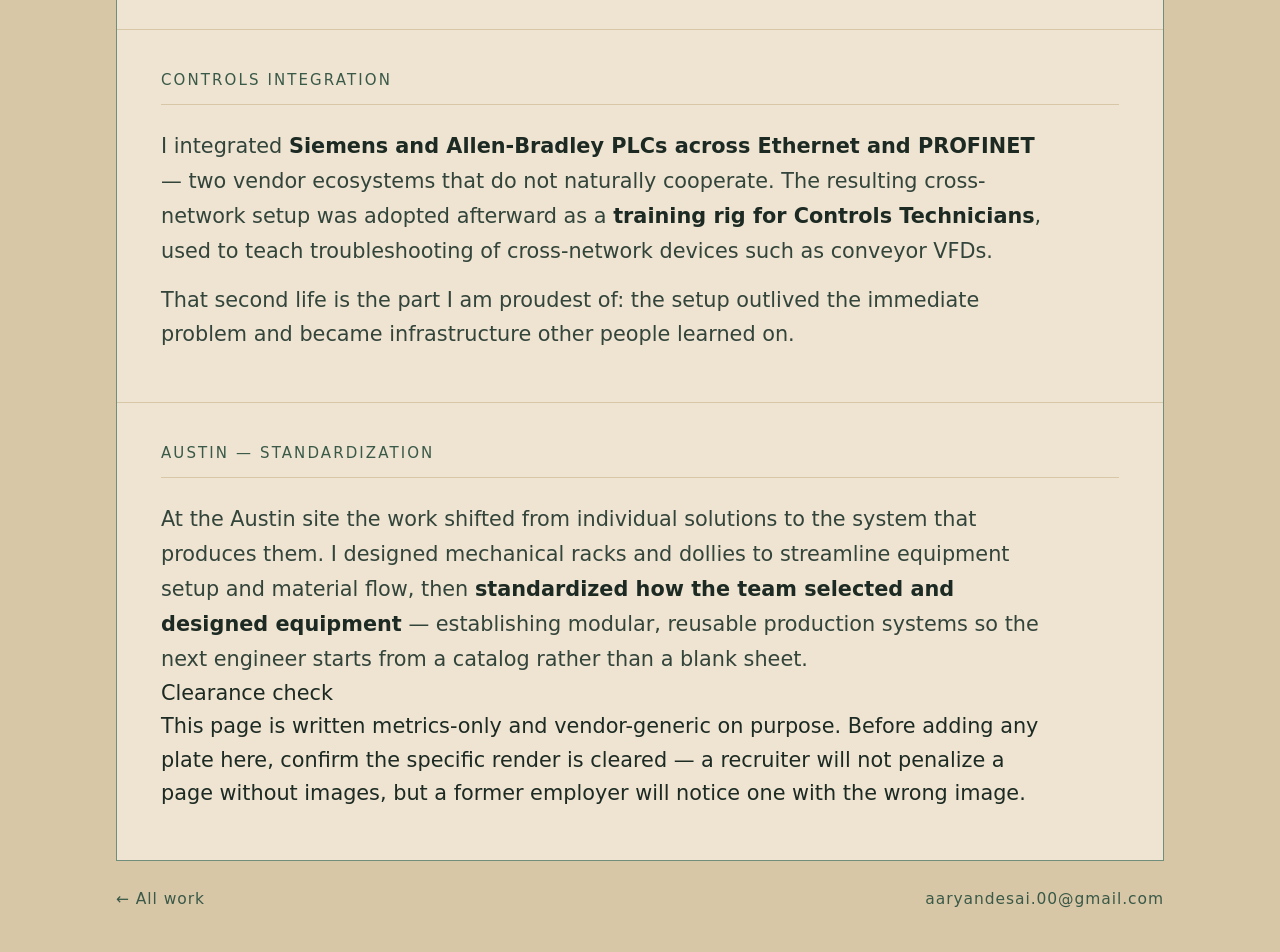
<file: projects/material-handling.html>
<!doctype html>
<html lang="en">
<head>
<meta charset="utf-8">
<meta name="viewport" content="width=device-width, initial-scale=1, viewport-fit=cover">
<title>Production Ramp Material Handling &middot; Aaryan Desai</title>
<link rel="preconnect" href="https://fonts.googleapis.com">
<link rel="preconnect" href="https://fonts.gstatic.com" crossorigin>
<link rel="stylesheet" href="https://fonts.googleapis.com/css2?family=IBM+Plex+Mono:wght@400;500;600&family=IBM+Plex+Sans+Condensed:wght@500;600;700&family=IBM+Plex+Sans:wght@400;500;600&display=swap">
<link rel="stylesheet" href="../assets/site.css">
</head>
<body>
<header class="topbar">
  <div class="topbar-inner">
    <a class="wordmark" href="../index.html">Aaryan Desai</a>
    <nav>
      <a href="../index.html#work">Work</a>
      <a href="../index.html#experience">Experience</a>
      <a href="../index.html#contact">Contact</a>
    </nav>
    <button class="theme-switch" id="theme-toggle" type="button" role="switch"
            aria-checked="false" aria-label="Dark mode">
      <span class="ts-track">
        <span class="ts-icon ts-sun" aria-hidden="true">
          <svg viewBox="0 0 24 24" width="14" height="14" fill="none" stroke="currentColor"
               stroke-width="2" stroke-linecap="round"><circle cx="12" cy="12" r="4.4"/><path
               d="M12 1.6v2.6M12 19.8v2.6M4.3 4.3l1.9 1.9M17.8 17.8l1.9 1.9M1.6 12h2.6M19.8 12h2.6M4.3 19.7l1.9-1.9M17.8 6.2l1.9-1.9"/></svg>
        </span>
        <span class="ts-icon ts-moon" aria-hidden="true">
          <svg viewBox="0 0 24 24" width="14" height="14" fill="none" stroke="currentColor"
               stroke-width="2" stroke-linejoin="round" stroke-linecap="round"><path
               d="M20.2 14.6A8.6 8.6 0 0 1 9.4 3.8a8.6 8.6 0 1 0 10.8 10.8z"/></svg>
        </span>
        <span class="ts-knob" aria-hidden="true"></span>
      </span>
    </button>
  </div>
</header>
<main class="sheet">
  <div class="frame">
    <section class="hero">
      <a class="backlink" href="../index.html#work">&larr; Index</a>
      <div class="hero-body">
        <p class="eyebrow">Tesla &middot; 2022&ndash;2023 &middot; Equipment engineering</p>
        <h1>Production Ramp Material Handling</h1>
        <p class="lede">24+ material handling solutions and automated data collection systems supporting a ramp from
        5,600 to 12,000 vehicles per week &mdash; plus a universal end-of-arm tool concept projected to save $300K.</p>
      </div>
      <div class="titleblock">
        <div class="tb-cell"><span class="tb-label">Role</span><span class="tb-value">Production Control Equipment Eng. Intern</span></div>
        <div class="tb-cell"><span class="tb-label">Sites</span><span class="tb-value">Fremont, CA &middot; Austin, TX</span></div>
        <div class="tb-cell"><span class="tb-label">Ramp</span><span class="tb-value">5,600 &rarr; 12,000 vehicles / week</span></div>
        <div class="tb-cell"><span class="tb-label">Delivered</span><span class="tb-value">24+ solutions</span></div>
      </div>
    </section>

    <section class="section">
      <div class="section-head"><p class="eyebrow">Fremont &mdash; scaling material flow</p></div>
      <div class="prose">
        <p>A production ramp of that size does not fail on the big machines; it fails on the hundred small ways
        material does not get where it needs to be. I delivered <strong>24+ material handling solutions</strong>
        alongside automated data collection systems, each targeting a specific flow constraint on the floor.</p>
        <p>Designing for a ramp means designing for a moving target: the layout you build for today's rate has to
        survive the rate six months out, which pushes every decision toward modularity over point solutions.</p>
      </div>
    </section>

    <section class="section">
      <div class="section-head"><p class="eyebrow">Universal robotic end-of-arm tool</p></div>
      <div class="prose">
        <p>Dedicated end-of-arm tooling means a new tool, a new design cycle and new spares for every part family.
        I prototyped a low-fidelity <strong>universal EOAT</strong> intended to cover a range of parts with one
        tool, taking it far enough to prove the concept and cost it out &mdash; <strong>$300K projected savings
        over two years</strong>.</p>
        <p>The engineering question was where to put the flexibility: a tool that adapts to everything grips nothing
        well. The prototype was about finding the part-family boundary where one tool is still better than three.</p>
      </div>
      <figure class="plate">
        <div class="plate-empty">
          <span class="slot">Plate 1</span>
          <span class="hint">assets/universal-eoat.png &mdash; verify clearance</span>
        </div>
        <figcaption>Universal end-of-arm tool &mdash; concept prototype.</figcaption>
      </figure>
    </section>

    <section class="section">
      <div class="section-head"><p class="eyebrow">Controls integration</p></div>
      <div class="prose">
        <p>I integrated <strong>Siemens and Allen-Bradley PLCs across Ethernet and PROFINET</strong> &mdash; two
        vendor ecosystems that do not naturally cooperate. The resulting cross-network setup was adopted afterward
        as a <strong>training rig for Controls Technicians</strong>, used to teach troubleshooting of cross-network
        devices such as conveyor VFDs.</p>
        <p>That second life is the part I am proudest of: the setup outlived the immediate problem and became
        infrastructure other people learned on.</p>
      </div>
    </section>

    <section class="section">
      <div class="section-head"><p class="eyebrow">Austin &mdash; standardization</p></div>
      <div class="prose">
        <p>At the Austin site the work shifted from individual solutions to the system that produces them. I designed
        mechanical racks and dollies to streamline equipment setup and material flow, then
        <strong>standardized how the team selected and designed equipment</strong> &mdash; establishing modular,
        reusable production systems so the next engineer starts from a catalog rather than a blank sheet.</p>
      </div>
      <div class="revnote">
        <span class="rev-tag">Clearance check</span>
        <p>This page is written metrics-only and vendor-generic on purpose. Before adding any plate here, confirm
        the specific render is cleared &mdash; a recruiter will not penalize a page without images, but a former
        employer will notice one with the wrong image.</p>
      </div>
    </section>
  </div>
</main>
<footer class="footer">
  <span><a href="../index.html">&larr; All work</a></span>
  <span class="spacer"><a href="mailto:aaryandesai.00@gmail.com">aaryandesai.00@gmail.com</a></span>
</footer>
<script>
(function () {
  var root = document.documentElement;
  var btn  = document.getElementById('theme-toggle');
  var mq   = window.matchMedia('(prefers-color-scheme: dark)');

  function stored() {
    try { return localStorage.getItem('ad-theme'); } catch (e) { return null; }
  }
  function resolved() {
    var s = stored();
    return (s === 'dark' || s === 'light') ? s : (mq.matches ? 'dark' : 'light');
  }
  function paint() {
    var mode = resolved();
    btn.setAttribute('aria-checked', mode === 'dark' ? 'true' : 'false');
    btn.setAttribute('aria-label', mode === 'dark' ? 'Switch to light mode' : 'Switch to dark mode');
  }

  var s = stored();
  if (s === 'dark' || s === 'light') root.setAttribute('data-theme', s);
  paint();

  btn.addEventListener('click', function () {
    var next = resolved() === 'dark' ? 'light' : 'dark';
    root.setAttribute('data-theme', next);
    try { localStorage.setItem('ad-theme', next); } catch (e) {}
    paint();
  });

  // follow the OS while the visitor has expressed no preference of their own
  mq.addEventListener('change', function () { if (!stored()) paint(); });
})();
</script>

</body>
</html>
</file>
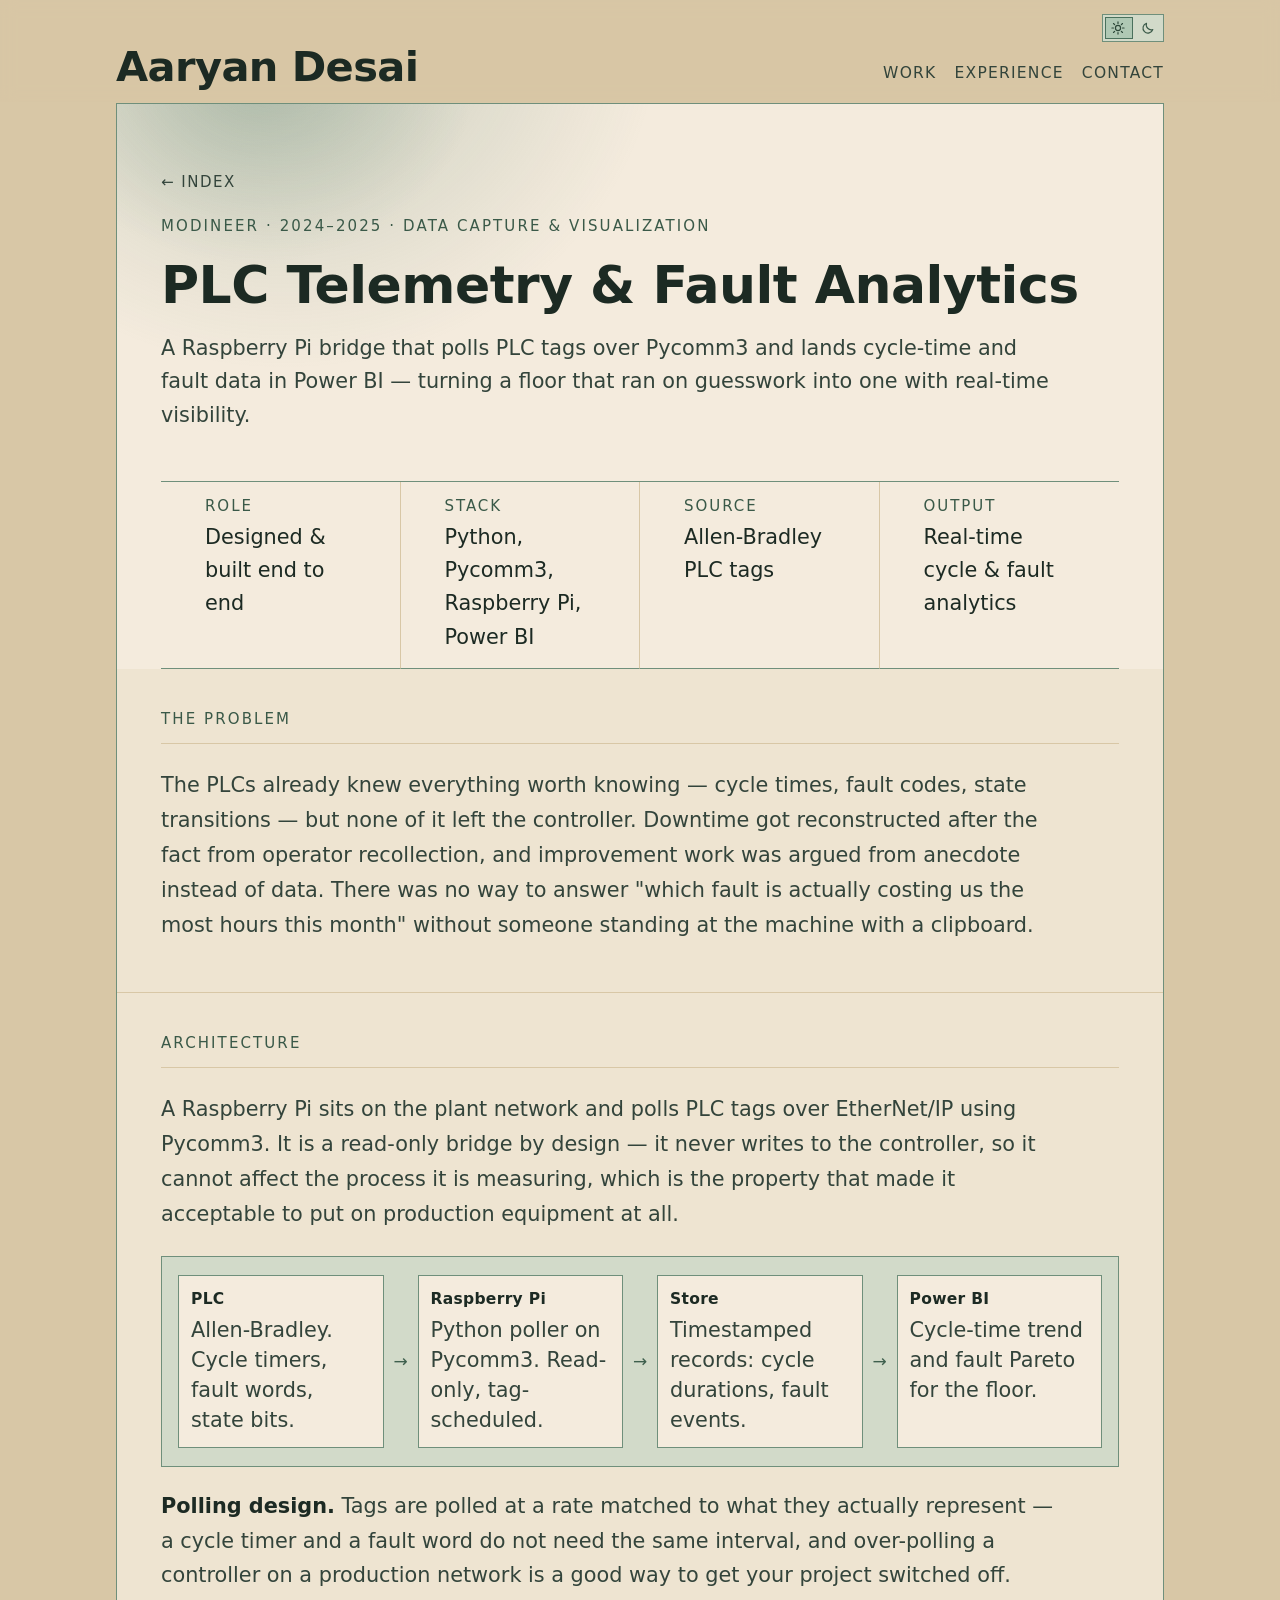
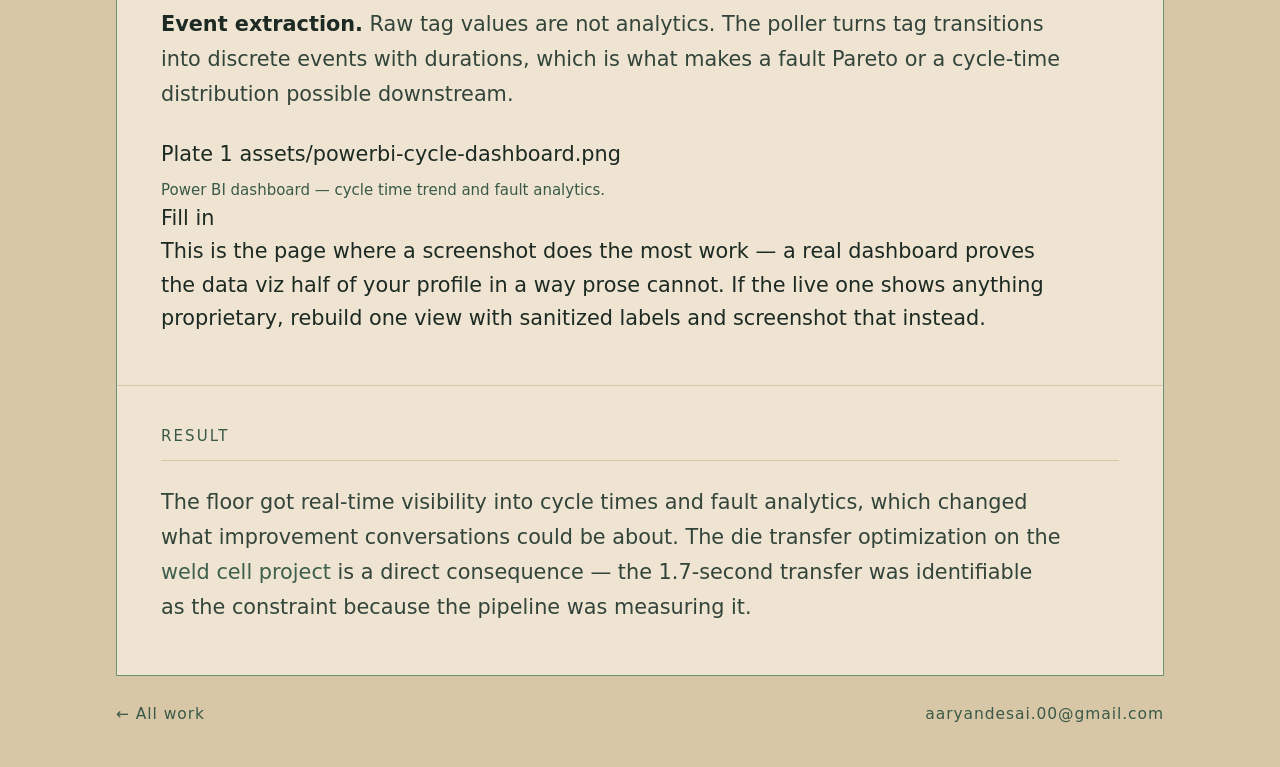
<file: projects/plc-telemetry.html>
<!doctype html>
<html lang="en">
<head>
<meta charset="utf-8">
<meta name="viewport" content="width=device-width, initial-scale=1, viewport-fit=cover">
<title>PLC Telemetry &amp; Fault Analytics &middot; Aaryan Desai</title>
<link rel="preconnect" href="https://fonts.googleapis.com">
<link rel="preconnect" href="https://fonts.gstatic.com" crossorigin>
<link rel="stylesheet" href="https://fonts.googleapis.com/css2?family=IBM+Plex+Mono:wght@400;500;600&family=IBM+Plex+Sans+Condensed:wght@500;600;700&family=IBM+Plex+Sans:wght@400;500;600&display=swap">
<link rel="stylesheet" href="../assets/site.css">
</head>
<body>
<header class="topbar">
  <div class="topbar-inner">
    <a class="wordmark" href="../index.html">Aaryan Desai</a>
    <nav>
      <a href="../index.html#work">Work</a>
      <a href="../index.html#experience">Experience</a>
      <a href="../index.html#contact">Contact</a>
    </nav>
    <button class="theme-switch" id="theme-toggle" type="button" role="switch"
            aria-checked="false" aria-label="Dark mode">
      <span class="ts-track">
        <span class="ts-icon ts-sun" aria-hidden="true">
          <svg viewBox="0 0 24 24" width="14" height="14" fill="none" stroke="currentColor"
               stroke-width="2" stroke-linecap="round"><circle cx="12" cy="12" r="4.4"/><path
               d="M12 1.6v2.6M12 19.8v2.6M4.3 4.3l1.9 1.9M17.8 17.8l1.9 1.9M1.6 12h2.6M19.8 12h2.6M4.3 19.7l1.9-1.9M17.8 6.2l1.9-1.9"/></svg>
        </span>
        <span class="ts-icon ts-moon" aria-hidden="true">
          <svg viewBox="0 0 24 24" width="14" height="14" fill="none" stroke="currentColor"
               stroke-width="2" stroke-linejoin="round" stroke-linecap="round"><path
               d="M20.2 14.6A8.6 8.6 0 0 1 9.4 3.8a8.6 8.6 0 1 0 10.8 10.8z"/></svg>
        </span>
        <span class="ts-knob" aria-hidden="true"></span>
      </span>
    </button>
  </div>
</header>
<main class="sheet">
  <div class="frame">
    <section class="hero">
      <a class="backlink" href="../index.html#work">&larr; Index</a>
      <div class="hero-body">
        <p class="eyebrow">Modineer &middot; 2024&ndash;2025 &middot; Data capture &amp; visualization</p>
        <h1>PLC Telemetry &amp; Fault Analytics</h1>
        <p class="lede">A Raspberry Pi bridge that polls PLC tags over Pycomm3 and lands cycle-time and fault data
        in Power BI &mdash; turning a floor that ran on guesswork into one with real-time visibility.</p>
      </div>
      <div class="titleblock">
        <div class="tb-cell"><span class="tb-label">Role</span><span class="tb-value">Designed &amp; built end to end</span></div>
        <div class="tb-cell"><span class="tb-label">Stack</span><span class="tb-value">Python, Pycomm3, Raspberry Pi, Power BI</span></div>
        <div class="tb-cell"><span class="tb-label">Source</span><span class="tb-value">Allen-Bradley PLC tags</span></div>
        <div class="tb-cell"><span class="tb-label">Output</span><span class="tb-value">Real-time cycle &amp; fault analytics</span></div>
      </div>
    </section>

    <section class="section">
      <div class="section-head"><p class="eyebrow">The problem</p></div>
      <div class="prose">
        <p>The PLCs already knew everything worth knowing &mdash; cycle times, fault codes, state transitions &mdash;
        but none of it left the controller. Downtime got reconstructed after the fact from operator recollection,
        and improvement work was argued from anecdote instead of data. There was no way to answer "which fault is
        actually costing us the most hours this month" without someone standing at the machine with a clipboard.</p>
      </div>
    </section>

    <section class="section">
      <div class="section-head"><p class="eyebrow">Architecture</p></div>
      <div class="prose">
        <p>A Raspberry Pi sits on the plant network and polls PLC tags over EtherNet/IP using <span class="mono">Pycomm3</span>.
        It is a read-only bridge by design &mdash; it never writes to the controller, so it cannot affect the process
        it is measuring, which is the property that made it acceptable to put on production equipment at all.</p>
      </div>

      <div class="flow">
        <div class="flow-node">
          <span class="n-name">PLC</span>
          <span class="n-desc">Allen-Bradley. Cycle timers, fault words, state bits.</span>
        </div>
        <div class="flow-arrow">&rarr;</div>
        <div class="flow-node">
          <span class="n-name">Raspberry Pi</span>
          <span class="n-desc">Python poller on Pycomm3. Read-only, tag-scheduled.</span>
        </div>
        <div class="flow-arrow">&rarr;</div>
        <div class="flow-node">
          <span class="n-name">Store</span>
          <span class="n-desc">Timestamped records: cycle durations, fault events.</span>
        </div>
        <div class="flow-arrow">&rarr;</div>
        <div class="flow-node">
          <span class="n-name">Power BI</span>
          <span class="n-desc">Cycle-time trend and fault Pareto for the floor.</span>
        </div>
      </div>

      <div class="prose" style="margin-top:22px">
        <p><strong>Polling design.</strong> Tags are polled at a rate matched to what they actually represent &mdash;
        a cycle timer and a fault word do not need the same interval, and over-polling a controller on a production
        network is a good way to get your project switched off.</p>
        <p><strong>Event extraction.</strong> Raw tag values are not analytics. The poller turns tag transitions into
        discrete events with durations, which is what makes a fault Pareto or a cycle-time distribution possible
        downstream.</p>
      </div>

      <figure class="plate">
        <div class="plate-empty">
          <span class="slot">Plate 1</span>
          <span class="hint">assets/powerbi-cycle-dashboard.png</span>
        </div>
        <figcaption>Power BI dashboard &mdash; cycle time trend and fault analytics.</figcaption>
      </figure>

      <div class="revnote">
        <span class="rev-tag">Fill in</span>
        <p>This is the page where a screenshot does the most work &mdash; a real dashboard proves the data viz half
        of your profile in a way prose cannot. If the live one shows anything proprietary, rebuild one view with
        sanitized labels and screenshot that instead.</p>
      </div>
    </section>

    <section class="section">
      <div class="section-head"><p class="eyebrow">Result</p></div>
      <div class="prose">
        <p>The floor got real-time visibility into cycle times and fault analytics, which changed what improvement
        conversations could be about. The die transfer optimization on the
        <a href="weld-cell.html">weld cell project</a> is a direct consequence &mdash; the 1.7-second transfer was
        identifiable as the constraint because the pipeline was measuring it.</p>
      </div>
    </section>
  </div>
</main>
<footer class="footer">
  <span><a href="../index.html">&larr; All work</a></span>
  <span class="spacer"><a href="mailto:aaryandesai.00@gmail.com">aaryandesai.00@gmail.com</a></span>
</footer>
<script>
(function () {
  var root = document.documentElement;
  var btn  = document.getElementById('theme-toggle');
  var mq   = window.matchMedia('(prefers-color-scheme: dark)');

  function stored() {
    try { return localStorage.getItem('ad-theme'); } catch (e) { return null; }
  }
  function resolved() {
    var s = stored();
    return (s === 'dark' || s === 'light') ? s : (mq.matches ? 'dark' : 'light');
  }
  function paint() {
    var mode = resolved();
    btn.setAttribute('aria-checked', mode === 'dark' ? 'true' : 'false');
    btn.setAttribute('aria-label', mode === 'dark' ? 'Switch to light mode' : 'Switch to dark mode');
  }

  var s = stored();
  if (s === 'dark' || s === 'light') root.setAttribute('data-theme', s);
  paint();

  btn.addEventListener('click', function () {
    var next = resolved() === 'dark' ? 'light' : 'dark';
    root.setAttribute('data-theme', next);
    try { localStorage.setItem('ad-theme', next); } catch (e) {}
    paint();
  });

  // follow the OS while the visitor has expressed no preference of their own
  mq.addEventListener('change', function () { if (!stored()) paint(); });
})();
</script>

</body>
</html>
</file>
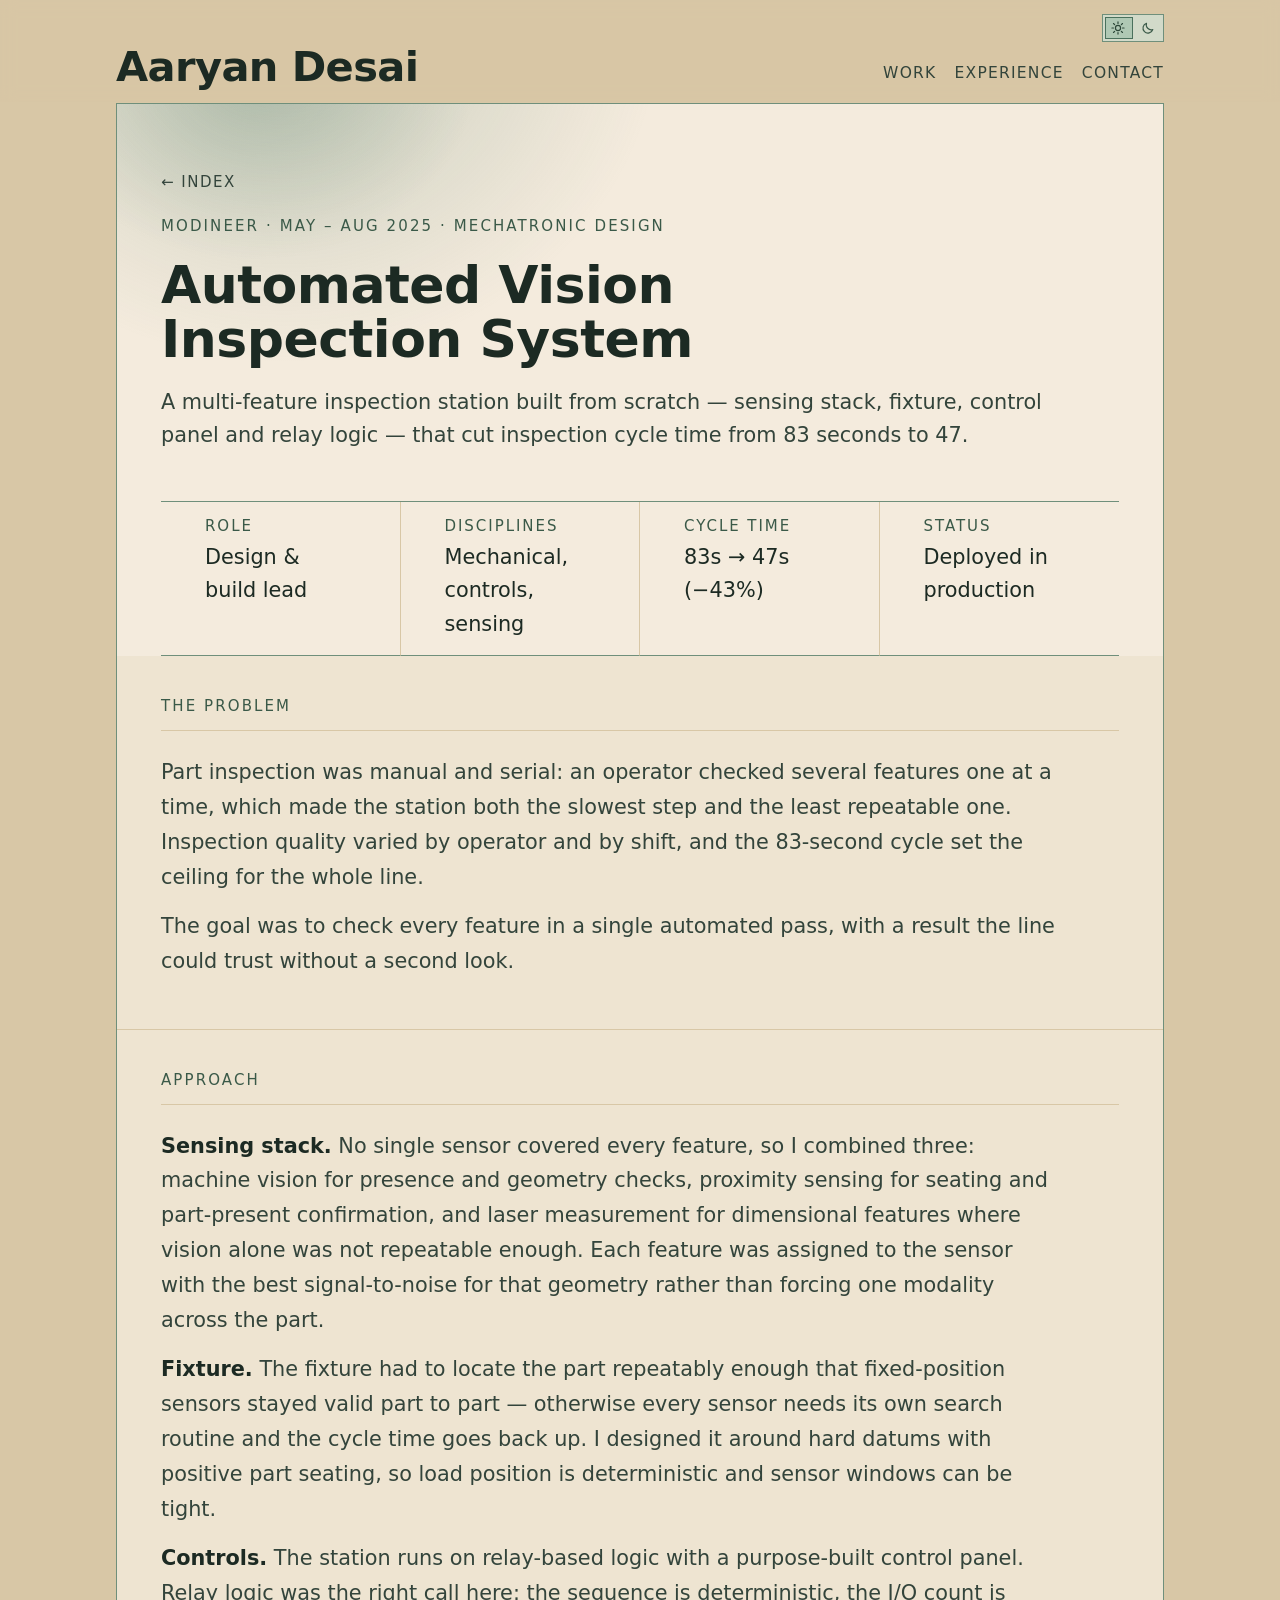
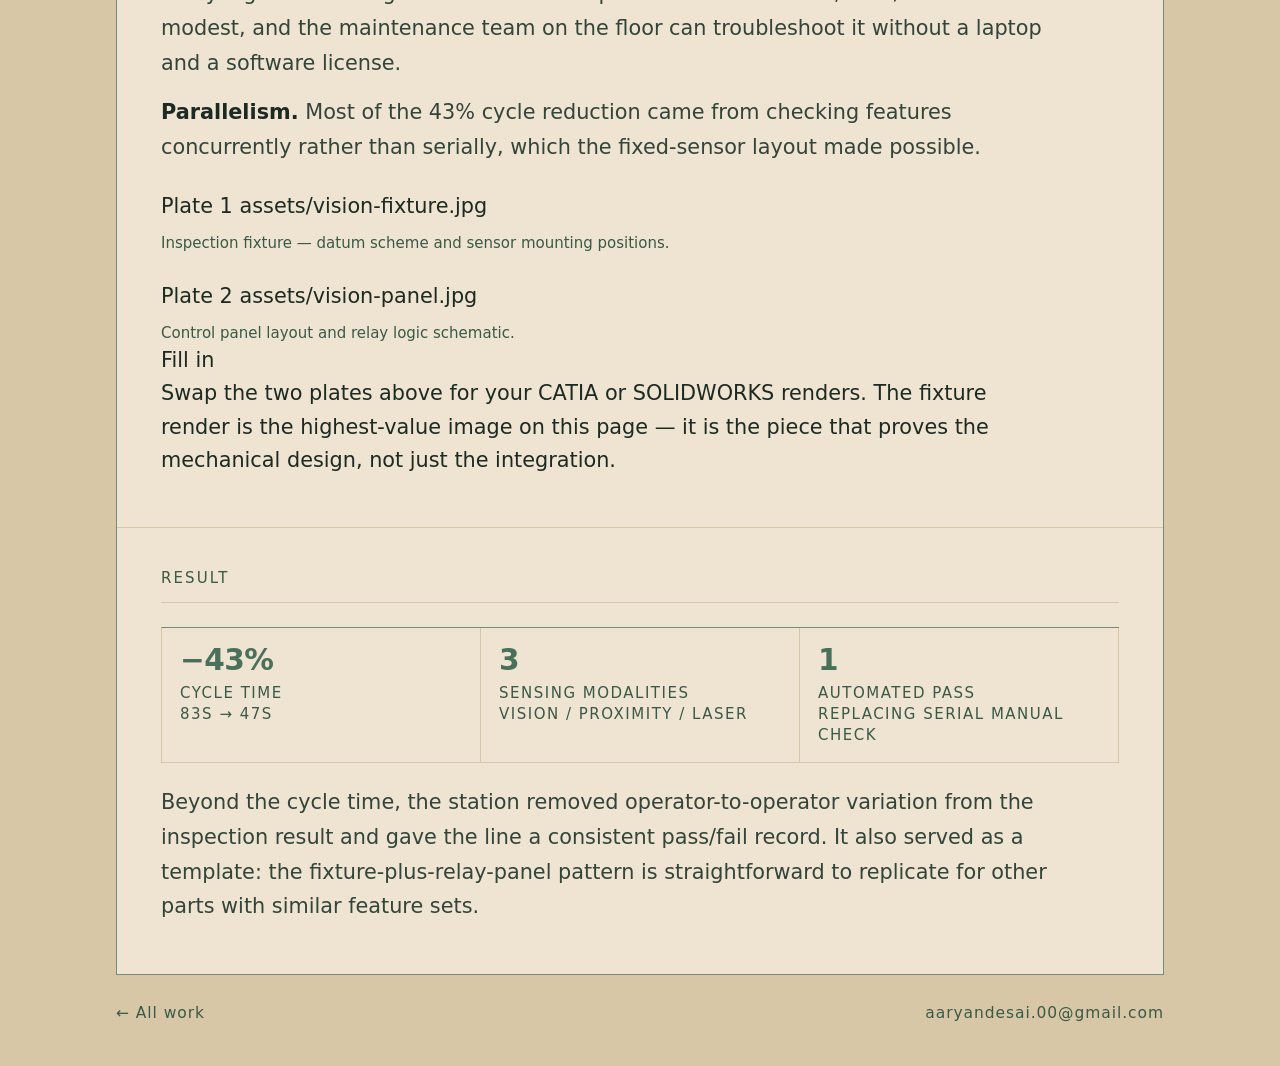
<file: projects/vision-inspection.html>
<!doctype html>
<html lang="en">
<head>
<meta charset="utf-8">
<meta name="viewport" content="width=device-width, initial-scale=1, viewport-fit=cover">
<title>Automated Vision Inspection System &middot; Aaryan Desai</title>
<link rel="preconnect" href="https://fonts.googleapis.com">
<link rel="preconnect" href="https://fonts.gstatic.com" crossorigin>
<link rel="stylesheet" href="https://fonts.googleapis.com/css2?family=IBM+Plex+Mono:wght@400;500;600&family=IBM+Plex+Sans+Condensed:wght@500;600;700&family=IBM+Plex+Sans:wght@400;500;600&display=swap">
<link rel="stylesheet" href="../assets/site.css">
</head>
<body>
<header class="topbar">
  <div class="topbar-inner">
    <a class="wordmark" href="../index.html">Aaryan Desai</a>
    <nav>
      <a href="../index.html#work">Work</a>
      <a href="../index.html#experience">Experience</a>
      <a href="../index.html#contact">Contact</a>
    </nav>
    <button class="theme-switch" id="theme-toggle" type="button" role="switch"
            aria-checked="false" aria-label="Dark mode">
      <span class="ts-track">
        <span class="ts-icon ts-sun" aria-hidden="true">
          <svg viewBox="0 0 24 24" width="14" height="14" fill="none" stroke="currentColor"
               stroke-width="2" stroke-linecap="round"><circle cx="12" cy="12" r="4.4"/><path
               d="M12 1.6v2.6M12 19.8v2.6M4.3 4.3l1.9 1.9M17.8 17.8l1.9 1.9M1.6 12h2.6M19.8 12h2.6M4.3 19.7l1.9-1.9M17.8 6.2l1.9-1.9"/></svg>
        </span>
        <span class="ts-icon ts-moon" aria-hidden="true">
          <svg viewBox="0 0 24 24" width="14" height="14" fill="none" stroke="currentColor"
               stroke-width="2" stroke-linejoin="round" stroke-linecap="round"><path
               d="M20.2 14.6A8.6 8.6 0 0 1 9.4 3.8a8.6 8.6 0 1 0 10.8 10.8z"/></svg>
        </span>
        <span class="ts-knob" aria-hidden="true"></span>
      </span>
    </button>
  </div>
</header>
<main class="sheet">
  <div class="frame">
    <section class="hero">
      <a class="backlink" href="../index.html#work">&larr; Index</a>
      <div class="hero-body">
        <p class="eyebrow">Modineer &middot; May &ndash; Aug 2025 &middot; Mechatronic design</p>
        <h1>Automated Vision Inspection System</h1>
        <p class="lede">A multi-feature inspection station built from scratch &mdash; sensing stack, fixture,
        control panel and relay logic &mdash; that cut inspection cycle time from 83 seconds to 47.</p>
      </div>
      <div class="titleblock">
        <div class="tb-cell"><span class="tb-label">Role</span><span class="tb-value">Design &amp; build lead</span></div>
        <div class="tb-cell"><span class="tb-label">Disciplines</span><span class="tb-value">Mechanical, controls, sensing</span></div>
        <div class="tb-cell"><span class="tb-label">Cycle time</span><span class="tb-value">83s &rarr; 47s (&minus;43%)</span></div>
        <div class="tb-cell"><span class="tb-label">Status</span><span class="tb-value">Deployed in production</span></div>
      </div>
    </section>

    <section class="section">
      <div class="section-head"><p class="eyebrow">The problem</p></div>
      <div class="prose">
        <p>Part inspection was manual and serial: an operator checked several features one at a time, which made
        the station both the slowest step and the least repeatable one. Inspection quality varied by operator and
        by shift, and the 83-second cycle set the ceiling for the whole line.</p>
        <p>The goal was to check every feature in a single automated pass, with a result the line could trust
        without a second look.</p>
      </div>
    </section>

    <section class="section">
      <div class="section-head"><p class="eyebrow">Approach</p></div>
      <div class="prose">
        <p><strong>Sensing stack.</strong> No single sensor covered every feature, so I combined three: machine
        vision for presence and geometry checks, proximity sensing for seating and part-present confirmation, and
        laser measurement for dimensional features where vision alone was not repeatable enough. Each feature was
        assigned to the sensor with the best signal-to-noise for that geometry rather than forcing one modality
        across the part.</p>
        <p><strong>Fixture.</strong> The fixture had to locate the part repeatably enough that fixed-position
        sensors stayed valid part to part &mdash; otherwise every sensor needs its own search routine and the cycle
        time goes back up. I designed it around hard datums with positive part seating, so load position is
        deterministic and sensor windows can be tight.</p>
        <p><strong>Controls.</strong> The station runs on relay-based logic with a purpose-built control panel.
        Relay logic was the right call here: the sequence is deterministic, the I/O count is modest, and the
        maintenance team on the floor can troubleshoot it without a laptop and a software license.</p>
        <p><strong>Parallelism.</strong> Most of the 43% cycle reduction came from checking features concurrently
        rather than serially, which the fixed-sensor layout made possible.</p>
      </div>

      <figure class="plate">
        <div class="plate-empty">
          <span class="slot">Plate 1</span>
          <span class="hint">assets/vision-fixture.jpg</span>
        </div>
        <figcaption>Inspection fixture &mdash; datum scheme and sensor mounting positions.</figcaption>
      </figure>

      <figure class="plate">
        <div class="plate-empty">
          <span class="slot">Plate 2</span>
          <span class="hint">assets/vision-panel.jpg</span>
        </div>
        <figcaption>Control panel layout and relay logic schematic.</figcaption>
      </figure>

      <div class="revnote">
        <span class="rev-tag">Fill in</span>
        <p>Swap the two plates above for your CATIA or SOLIDWORKS renders. The fixture render is the highest-value
        image on this page &mdash; it is the piece that proves the mechanical design, not just the integration.</p>
      </div>
    </section>

    <section class="section">
      <div class="section-head"><p class="eyebrow">Result</p></div>
      <div class="metrics">
        <div class="metric"><div class="metric-value">&minus;43%</div><div class="metric-label">Cycle time<br>83s &rarr; 47s</div></div>
        <div class="metric"><div class="metric-value">3</div><div class="metric-label">Sensing modalities<br>vision / proximity / laser</div></div>
        <div class="metric"><div class="metric-value">1</div><div class="metric-label">Automated pass<br>replacing serial manual check</div></div>
      </div>
      <div class="prose" style="margin-top:22px">
        <p>Beyond the cycle time, the station removed operator-to-operator variation from the inspection result
        and gave the line a consistent pass/fail record. It also served as a template: the fixture-plus-relay-panel
        pattern is straightforward to replicate for other parts with similar feature sets.</p>
      </div>
    </section>
  </div>
</main>
<footer class="footer">
  <span><a href="../index.html">&larr; All work</a></span>
  <span class="spacer"><a href="mailto:aaryandesai.00@gmail.com">aaryandesai.00@gmail.com</a></span>
</footer>
<script>
(function () {
  var root = document.documentElement;
  var btn  = document.getElementById('theme-toggle');
  var mq   = window.matchMedia('(prefers-color-scheme: dark)');

  function stored() {
    try { return localStorage.getItem('ad-theme'); } catch (e) { return null; }
  }
  function resolved() {
    var s = stored();
    return (s === 'dark' || s === 'light') ? s : (mq.matches ? 'dark' : 'light');
  }
  function paint() {
    var mode = resolved();
    btn.setAttribute('aria-checked', mode === 'dark' ? 'true' : 'false');
    btn.setAttribute('aria-label', mode === 'dark' ? 'Switch to light mode' : 'Switch to dark mode');
  }

  var s = stored();
  if (s === 'dark' || s === 'light') root.setAttribute('data-theme', s);
  paint();

  btn.addEventListener('click', function () {
    var next = resolved() === 'dark' ? 'light' : 'dark';
    root.setAttribute('data-theme', next);
    try { localStorage.setItem('ad-theme', next); } catch (e) {}
    paint();
  });

  // follow the OS while the visitor has expressed no preference of their own
  mq.addEventListener('change', function () { if (!stored()) paint(); });
})();
</script>

</body>
</html>
</file>
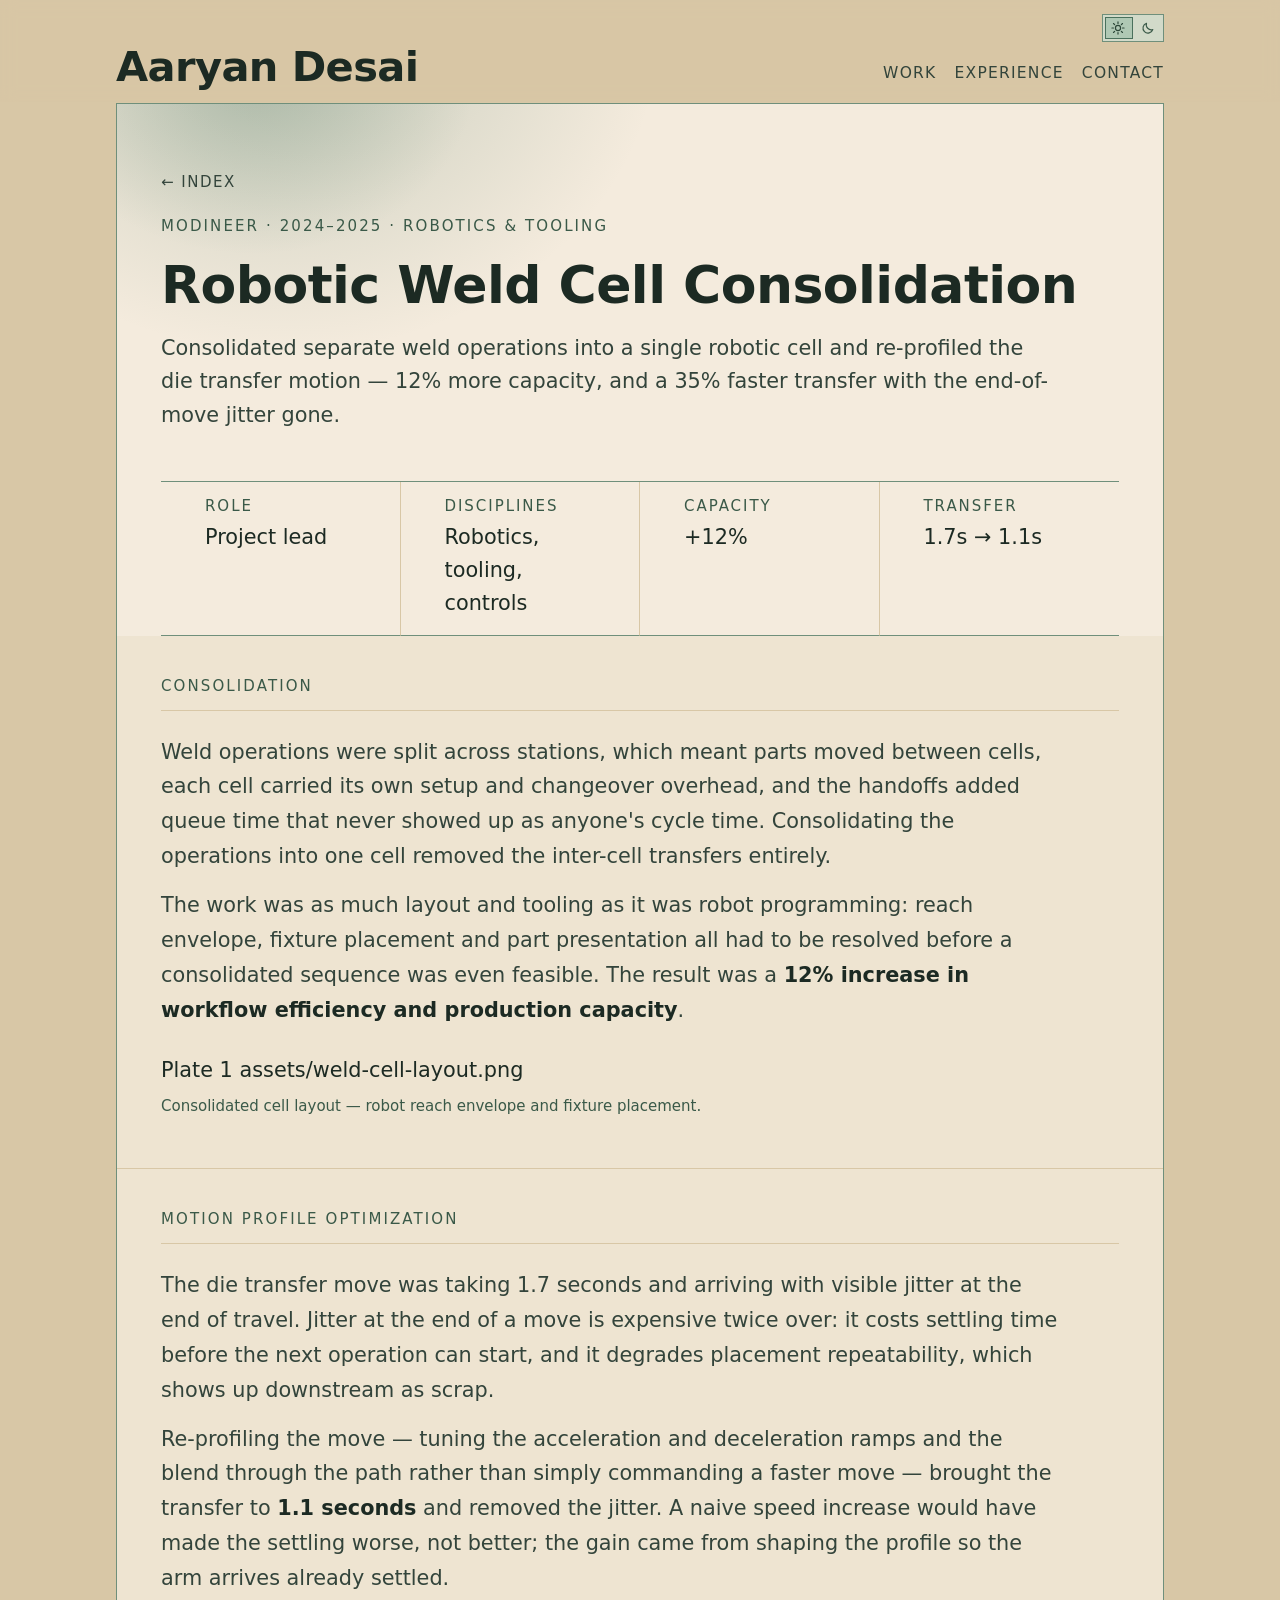
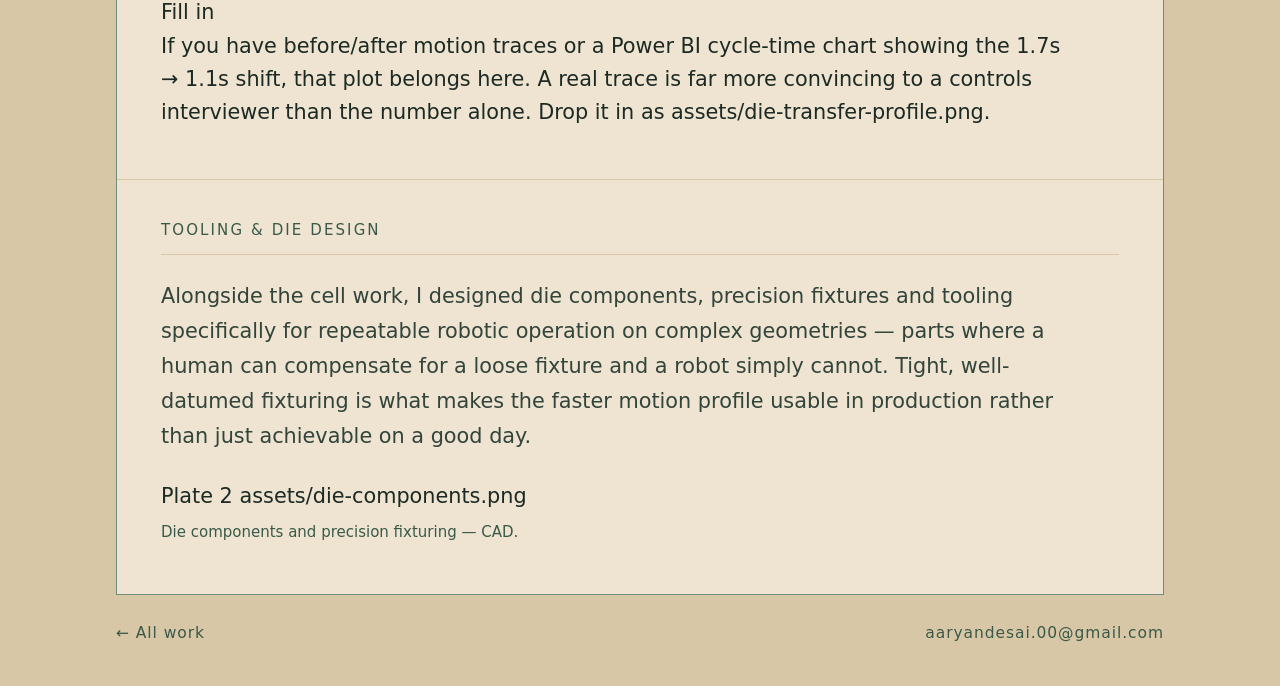
<file: projects/weld-cell.html>
<!doctype html>
<html lang="en">
<head>
<meta charset="utf-8">
<meta name="viewport" content="width=device-width, initial-scale=1, viewport-fit=cover">
<title>Robotic Weld Cell Consolidation &middot; Aaryan Desai</title>
<link rel="preconnect" href="https://fonts.googleapis.com">
<link rel="preconnect" href="https://fonts.gstatic.com" crossorigin>
<link rel="stylesheet" href="https://fonts.googleapis.com/css2?family=IBM+Plex+Mono:wght@400;500;600&family=IBM+Plex+Sans+Condensed:wght@500;600;700&family=IBM+Plex+Sans:wght@400;500;600&display=swap">
<link rel="stylesheet" href="../assets/site.css">
</head>
<body>
<header class="topbar">
  <div class="topbar-inner">
    <a class="wordmark" href="../index.html">Aaryan Desai</a>
    <nav>
      <a href="../index.html#work">Work</a>
      <a href="../index.html#experience">Experience</a>
      <a href="../index.html#contact">Contact</a>
    </nav>
    <button class="theme-switch" id="theme-toggle" type="button" role="switch"
            aria-checked="false" aria-label="Dark mode">
      <span class="ts-track">
        <span class="ts-icon ts-sun" aria-hidden="true">
          <svg viewBox="0 0 24 24" width="14" height="14" fill="none" stroke="currentColor"
               stroke-width="2" stroke-linecap="round"><circle cx="12" cy="12" r="4.4"/><path
               d="M12 1.6v2.6M12 19.8v2.6M4.3 4.3l1.9 1.9M17.8 17.8l1.9 1.9M1.6 12h2.6M19.8 12h2.6M4.3 19.7l1.9-1.9M17.8 6.2l1.9-1.9"/></svg>
        </span>
        <span class="ts-icon ts-moon" aria-hidden="true">
          <svg viewBox="0 0 24 24" width="14" height="14" fill="none" stroke="currentColor"
               stroke-width="2" stroke-linejoin="round" stroke-linecap="round"><path
               d="M20.2 14.6A8.6 8.6 0 0 1 9.4 3.8a8.6 8.6 0 1 0 10.8 10.8z"/></svg>
        </span>
        <span class="ts-knob" aria-hidden="true"></span>
      </span>
    </button>
  </div>
</header>
<main class="sheet">
  <div class="frame">
    <section class="hero">
      <a class="backlink" href="../index.html#work">&larr; Index</a>
      <div class="hero-body">
        <p class="eyebrow">Modineer &middot; 2024&ndash;2025 &middot; Robotics &amp; tooling</p>
        <h1>Robotic Weld Cell Consolidation</h1>
        <p class="lede">Consolidated separate weld operations into a single robotic cell and re-profiled the die
        transfer motion &mdash; 12% more capacity, and a 35% faster transfer with the end-of-move jitter gone.</p>
      </div>
      <div class="titleblock">
        <div class="tb-cell"><span class="tb-label">Role</span><span class="tb-value">Project lead</span></div>
        <div class="tb-cell"><span class="tb-label">Disciplines</span><span class="tb-value">Robotics, tooling, controls</span></div>
        <div class="tb-cell"><span class="tb-label">Capacity</span><span class="tb-value">+12%</span></div>
        <div class="tb-cell"><span class="tb-label">Transfer</span><span class="tb-value">1.7s &rarr; 1.1s</span></div>
      </div>
    </section>

    <section class="section">
      <div class="section-head"><p class="eyebrow">Consolidation</p></div>
      <div class="prose">
        <p>Weld operations were split across stations, which meant parts moved between cells, each cell carried its
        own setup and changeover overhead, and the handoffs added queue time that never showed up as anyone's
        cycle time. Consolidating the operations into one cell removed the inter-cell transfers entirely.</p>
        <p>The work was as much layout and tooling as it was robot programming: reach envelope, fixture placement
        and part presentation all had to be resolved before a consolidated sequence was even feasible. The result
        was a <strong>12% increase in workflow efficiency and production capacity</strong>.</p>
      </div>
      <figure class="plate">
        <div class="plate-empty">
          <span class="slot">Plate 1</span>
          <span class="hint">assets/weld-cell-layout.png</span>
        </div>
        <figcaption>Consolidated cell layout &mdash; robot reach envelope and fixture placement.</figcaption>
      </figure>
    </section>

    <section class="section">
      <div class="section-head"><p class="eyebrow">Motion profile optimization</p></div>
      <div class="prose">
        <p>The die transfer move was taking 1.7 seconds and arriving with visible jitter at the end of travel.
        Jitter at the end of a move is expensive twice over: it costs settling time before the next operation can
        start, and it degrades placement repeatability, which shows up downstream as scrap.</p>
        <p>Re-profiling the move &mdash; tuning the acceleration and deceleration ramps and the blend through the
        path rather than simply commanding a faster move &mdash; brought the transfer to <strong>1.1 seconds</strong>
        and removed the jitter. A naive speed increase would have made the settling worse, not better; the gain came
        from shaping the profile so the arm arrives already settled.</p>
      </div>
      <div class="revnote">
        <span class="rev-tag">Fill in</span>
        <p>If you have before/after motion traces or a Power BI cycle-time chart showing the 1.7s &rarr; 1.1s shift,
        that plot belongs here. A real trace is far more convincing to a controls interviewer than the number alone.
        Drop it in as <span class="mono">assets/die-transfer-profile.png</span>.</p>
      </div>
    </section>

    <section class="section">
      <div class="section-head"><p class="eyebrow">Tooling &amp; die design</p></div>
      <div class="prose">
        <p>Alongside the cell work, I designed die components, precision fixtures and tooling specifically for
        repeatable robotic operation on complex geometries &mdash; parts where a human can compensate for a loose
        fixture and a robot simply cannot. Tight, well-datumed fixturing is what makes the faster motion profile
        usable in production rather than just achievable on a good day.</p>
      </div>
      <figure class="plate">
        <div class="plate-empty">
          <span class="slot">Plate 2</span>
          <span class="hint">assets/die-components.png</span>
        </div>
        <figcaption>Die components and precision fixturing &mdash; CAD.</figcaption>
      </figure>
    </section>
  </div>
</main>
<footer class="footer">
  <span><a href="../index.html">&larr; All work</a></span>
  <span class="spacer"><a href="mailto:aaryandesai.00@gmail.com">aaryandesai.00@gmail.com</a></span>
</footer>
<script>
(function () {
  var root = document.documentElement;
  var btn  = document.getElementById('theme-toggle');
  var mq   = window.matchMedia('(prefers-color-scheme: dark)');

  function stored() {
    try { return localStorage.getItem('ad-theme'); } catch (e) { return null; }
  }
  function resolved() {
    var s = stored();
    return (s === 'dark' || s === 'light') ? s : (mq.matches ? 'dark' : 'light');
  }
  function paint() {
    var mode = resolved();
    btn.setAttribute('aria-checked', mode === 'dark' ? 'true' : 'false');
    btn.setAttribute('aria-label', mode === 'dark' ? 'Switch to light mode' : 'Switch to dark mode');
  }

  var s = stored();
  if (s === 'dark' || s === 'light') root.setAttribute('data-theme', s);
  paint();

  btn.addEventListener('click', function () {
    var next = resolved() === 'dark' ? 'light' : 'dark';
    root.setAttribute('data-theme', next);
    try { localStorage.setItem('ad-theme', next); } catch (e) {}
    paint();
  });

  // follow the OS while the visitor has expressed no preference of their own
  mq.addEventListener('change', function () { if (!stored()) paint(); });
})();
</script>

</body>
</html>
</file>
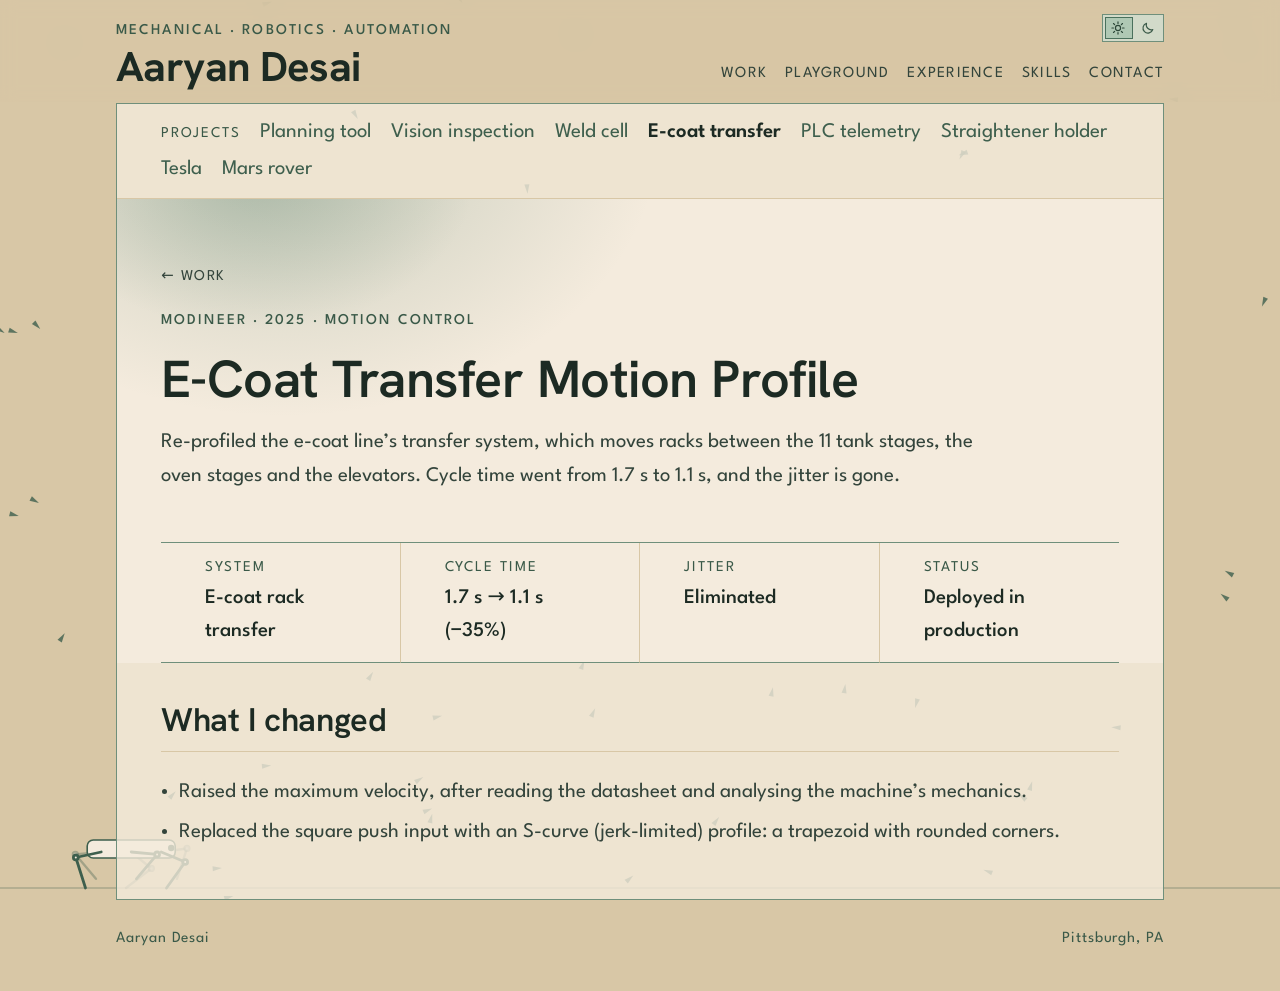
<file: work/die-transfer.html>
<!doctype html>
<html lang="en">
<head>
<meta charset="utf-8">
<meta name="viewport" content="width=device-width, initial-scale=1, viewport-fit=cover">
<title>E-Coat Transfer Motion Profile &middot; Aaryan Desai</title>
<link rel="preconnect" href="https://fonts.googleapis.com">
<link rel="preconnect" href="https://fonts.gstatic.com" crossorigin>
<link rel="stylesheet" href="https://fonts.googleapis.com/css2?family=Hanken+Grotesk:wght@500;600;700&family=League+Spartan:wght@400;500;600;700&display=swap">
<link rel="stylesheet" href="../assets/site.css">
</head>
<body>
<header class="topbar">
  <div class="topbar-inner">
    <p class="brand-tag">Mechanical &middot; Robotics &middot; Automation</p>
    <a class="wordmark" href="../index.html">Aaryan Desai</a>
    <nav>
      <a href="index.html">Work</a>
      <a href="../index.html#playground">Playground</a>
      <a href="../index.html#experience">Experience</a>
      <a href="../index.html#skills">Skills</a>
      <a href="../index.html#contact">Contact</a>
    </nav>
    <button class="theme-switch" id="theme-toggle" type="button" role="switch"
            aria-checked="false" aria-label="Dark mode">
      <span class="ts-track">
        <span class="ts-icon ts-sun" aria-hidden="true">
          <svg viewBox="0 0 24 24" width="14" height="14" fill="none" stroke="currentColor"
               stroke-width="2" stroke-linecap="round"><circle cx="12" cy="12" r="4.4"/><path
               d="M12 1.6v2.6M12 19.8v2.6M4.3 4.3l1.9 1.9M17.8 17.8l1.9 1.9M1.6 12h2.6M19.8 12h2.6M4.3 19.7l1.9-1.9M17.8 6.2l1.9-1.9"/></svg>
        </span>
        <span class="ts-icon ts-moon" aria-hidden="true">
          <svg viewBox="0 0 24 24" width="14" height="14" fill="none" stroke="currentColor"
               stroke-width="2" stroke-linejoin="round" stroke-linecap="round"><path
               d="M20.2 14.6A8.6 8.6 0 0 1 9.4 3.8a8.6 8.6 0 1 0 10.8 10.8z"/></svg>
        </span>
        <span class="ts-knob" aria-hidden="true"></span>
      </span>
    </button>
  </div>
</header>
<main class="sheet">
  <div class="frame">
    <nav class="worknav" aria-label="Projects">
      <span class="worknav-label">Projects</span>
      <a href="production-planning.html">Planning tool</a>
      <a href="vision-inspection.html">Vision inspection</a>
      <a href="weld-cell.html">Weld cell</a>
      <span aria-current="page">E-coat transfer</span>
      <a href="plc-telemetry.html">PLC telemetry</a>
      <a href="straightener-holder.html">Straightener holder</a>
      <a href="tesla-internships.html">Tesla</a>
      <a href="mars-rover.html">Mars rover</a>
    </nav>
    <section class="hero">
      <a class="backlink" href="index.html">&larr; Work</a>
      <div class="hero-body">
        <p class="eyebrow">Modineer &middot; 2025 &middot; Motion control</p>
        <h1>E-Coat Transfer Motion Profile</h1>
        <p class="lede">Re-profiled the e-coat line&rsquo;s transfer system, which moves racks between the 11 tank stages, the oven stages and the elevators. Cycle time went from 1.7&nbsp;s to 1.1&nbsp;s, and the jitter is gone.</p>
      </div>
      <div class="titleblock">
        <div class="tb-cell"><span class="tb-label">System</span><span class="tb-value">E-coat rack transfer</span></div>
        <div class="tb-cell"><span class="tb-label">Cycle time</span><span class="tb-value">1.7&nbsp;s &rarr; 1.1&nbsp;s (&minus;35%)</span></div>
        <div class="tb-cell"><span class="tb-label">Jitter</span><span class="tb-value">Eliminated</span></div>
        <div class="tb-cell"><span class="tb-label">Status</span><span class="tb-value">Deployed in production</span></div>
      </div>
    </section>
    <section class="section">
      <div class="section-head"><h2 class="section-title">What I changed</h2></div>
      <div class="prose">
        <ul>
          <li>Raised the maximum velocity, after reading the datasheet and analysing the machine&rsquo;s mechanics.</li>
          <li>Replaced the square push input with an S-curve (jerk-limited) profile: a trapezoid with rounded corners.</li>
        </ul>
      </div>
    </section>
  </div>
</main>
<footer class="footer">
  <span>Aaryan Desai</span>
  <span class="spacer">Pittsburgh, PA</span>
</footer>
<script>
(function () {
  var root = document.documentElement;
  var btn  = document.getElementById('theme-toggle');
  var mq   = window.matchMedia('(prefers-color-scheme: dark)');

  function stored() {
    try { return localStorage.getItem('ad-theme'); } catch (e) { return null; }
  }
  function resolved() {
    var s = stored();
    return (s === 'dark' || s === 'light') ? s : (mq.matches ? 'dark' : 'light');
  }
  function paint() {
    var mode = resolved();
    btn.setAttribute('aria-checked', mode === 'dark' ? 'true' : 'false');
    btn.setAttribute('aria-label', mode === 'dark' ? 'Switch to light mode' : 'Switch to dark mode');
  }

  var s = stored();
  if (s === 'dark' || s === 'light') root.setAttribute('data-theme', s);
  paint();

  btn.addEventListener('click', function () {
    var next = resolved() === 'dark' ? 'light' : 'dark';
    root.setAttribute('data-theme', next);
    try { localStorage.setItem('ad-theme', next); } catch (e) {}
    paint();
  });

  // follow the OS while the visitor has expressed no preference of their own
  mq.addEventListener('change', function () { if (!stored()) paint(); });
})();
</script>
<script src="../assets/sims/backdrop.js" defer></script>

</body>
</html>
</file>
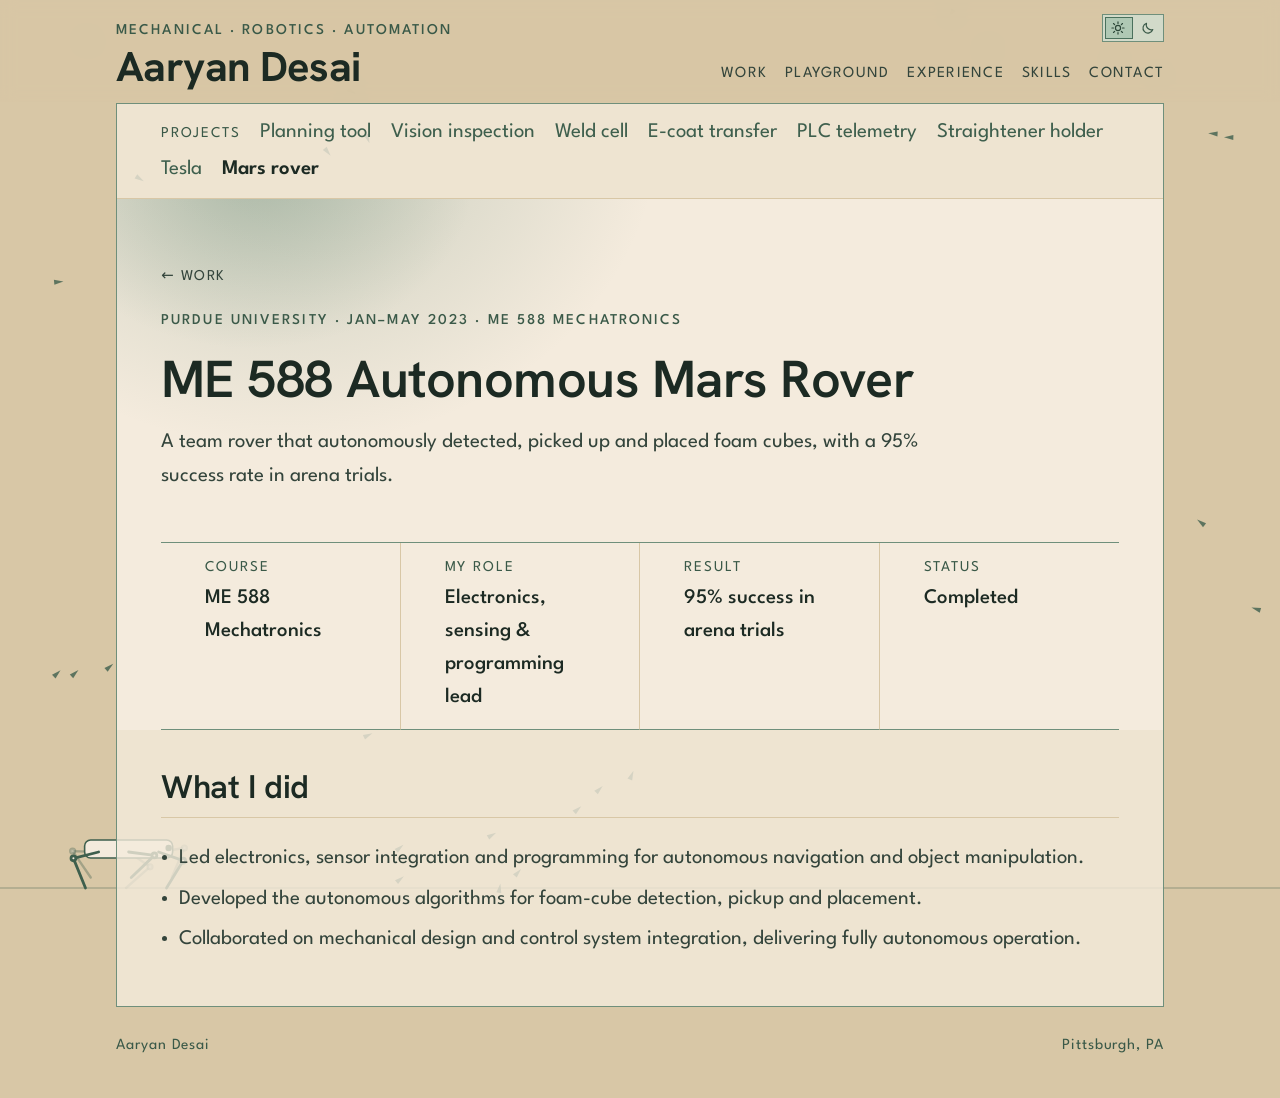
<file: work/mars-rover.html>
<!doctype html>
<html lang="en">
<head>
<meta charset="utf-8">
<meta name="viewport" content="width=device-width, initial-scale=1, viewport-fit=cover">
<title>ME 588 Autonomous Mars Rover &middot; Aaryan Desai</title>
<link rel="preconnect" href="https://fonts.googleapis.com">
<link rel="preconnect" href="https://fonts.gstatic.com" crossorigin>
<link rel="stylesheet" href="https://fonts.googleapis.com/css2?family=Hanken+Grotesk:wght@500;600;700&family=League+Spartan:wght@400;500;600;700&display=swap">
<link rel="stylesheet" href="../assets/site.css">
</head>
<body>
<header class="topbar">
  <div class="topbar-inner">
    <p class="brand-tag">Mechanical &middot; Robotics &middot; Automation</p>
    <a class="wordmark" href="../index.html">Aaryan Desai</a>
    <nav>
      <a href="index.html">Work</a>
      <a href="../index.html#playground">Playground</a>
      <a href="../index.html#experience">Experience</a>
      <a href="../index.html#skills">Skills</a>
      <a href="../index.html#contact">Contact</a>
    </nav>
    <button class="theme-switch" id="theme-toggle" type="button" role="switch"
            aria-checked="false" aria-label="Dark mode">
      <span class="ts-track">
        <span class="ts-icon ts-sun" aria-hidden="true">
          <svg viewBox="0 0 24 24" width="14" height="14" fill="none" stroke="currentColor"
               stroke-width="2" stroke-linecap="round"><circle cx="12" cy="12" r="4.4"/><path
               d="M12 1.6v2.6M12 19.8v2.6M4.3 4.3l1.9 1.9M17.8 17.8l1.9 1.9M1.6 12h2.6M19.8 12h2.6M4.3 19.7l1.9-1.9M17.8 6.2l1.9-1.9"/></svg>
        </span>
        <span class="ts-icon ts-moon" aria-hidden="true">
          <svg viewBox="0 0 24 24" width="14" height="14" fill="none" stroke="currentColor"
               stroke-width="2" stroke-linejoin="round" stroke-linecap="round"><path
               d="M20.2 14.6A8.6 8.6 0 0 1 9.4 3.8a8.6 8.6 0 1 0 10.8 10.8z"/></svg>
        </span>
        <span class="ts-knob" aria-hidden="true"></span>
      </span>
    </button>
  </div>
</header>
<main class="sheet">
  <div class="frame">
    <nav class="worknav" aria-label="Projects">
      <span class="worknav-label">Projects</span>
      <a href="production-planning.html">Planning tool</a>
      <a href="vision-inspection.html">Vision inspection</a>
      <a href="weld-cell.html">Weld cell</a>
      <a href="die-transfer.html">E-coat transfer</a>
      <a href="plc-telemetry.html">PLC telemetry</a>
      <a href="straightener-holder.html">Straightener holder</a>
      <a href="tesla-internships.html">Tesla</a>
      <span aria-current="page">Mars rover</span>
    </nav>
    <section class="hero">
      <a class="backlink" href="index.html">&larr; Work</a>
      <div class="hero-body">
        <p class="eyebrow">Purdue University &middot; Jan&ndash;May 2023 &middot; ME 588 Mechatronics</p>
        <h1>ME 588 Autonomous Mars Rover</h1>
        <p class="lede">A team rover that autonomously detected, picked up and placed foam cubes, with a 95% success rate in arena trials.</p>
      </div>
      <div class="titleblock">
        <div class="tb-cell"><span class="tb-label">Course</span><span class="tb-value">ME 588 Mechatronics</span></div>
        <div class="tb-cell"><span class="tb-label">My role</span><span class="tb-value">Electronics, sensing &amp; programming lead</span></div>
        <div class="tb-cell"><span class="tb-label">Result</span><span class="tb-value">95% success in arena trials</span></div>
        <div class="tb-cell"><span class="tb-label">Status</span><span class="tb-value">Completed</span></div>
      </div>
    </section>
    <section class="section">
      <div class="section-head"><h2 class="section-title">What I did</h2></div>
      <div class="prose">
        <ul>
          <li>Led electronics, sensor integration and programming for autonomous navigation and object manipulation.</li>
          <li>Developed the autonomous algorithms for foam-cube detection, pickup and placement.</li>
          <li>Collaborated on mechanical design and control system integration, delivering fully autonomous operation.</li>
        </ul>
      </div>
    </section>
  </div>
</main>
<footer class="footer">
  <span>Aaryan Desai</span>
  <span class="spacer">Pittsburgh, PA</span>
</footer>
<script>
(function () {
  var root = document.documentElement;
  var btn  = document.getElementById('theme-toggle');
  var mq   = window.matchMedia('(prefers-color-scheme: dark)');

  function stored() {
    try { return localStorage.getItem('ad-theme'); } catch (e) { return null; }
  }
  function resolved() {
    var s = stored();
    return (s === 'dark' || s === 'light') ? s : (mq.matches ? 'dark' : 'light');
  }
  function paint() {
    var mode = resolved();
    btn.setAttribute('aria-checked', mode === 'dark' ? 'true' : 'false');
    btn.setAttribute('aria-label', mode === 'dark' ? 'Switch to light mode' : 'Switch to dark mode');
  }

  var s = stored();
  if (s === 'dark' || s === 'light') root.setAttribute('data-theme', s);
  paint();

  btn.addEventListener('click', function () {
    var next = resolved() === 'dark' ? 'light' : 'dark';
    root.setAttribute('data-theme', next);
    try { localStorage.setItem('ad-theme', next); } catch (e) {}
    paint();
  });

  // follow the OS while the visitor has expressed no preference of their own
  mq.addEventListener('change', function () { if (!stored()) paint(); });
})();
</script>
<script src="../assets/sims/backdrop.js" defer></script>

</body>
</html>
</file>
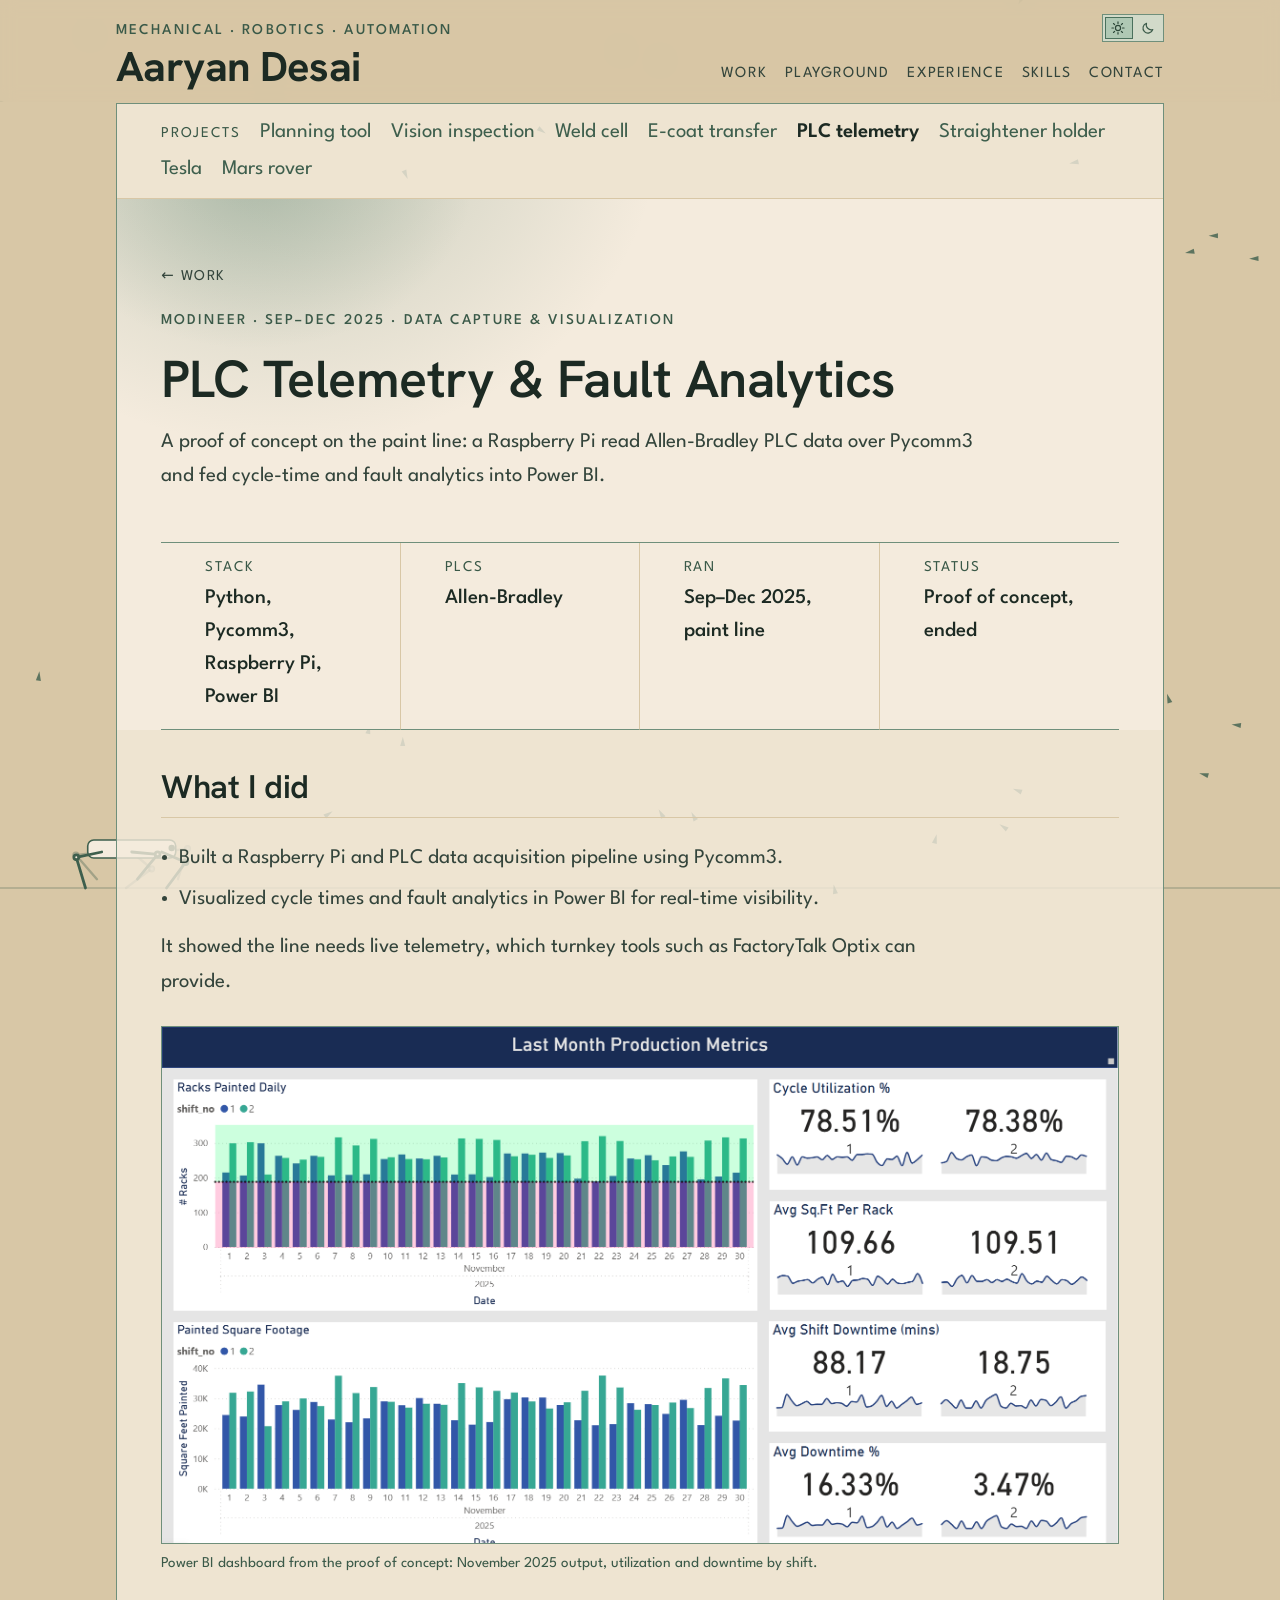
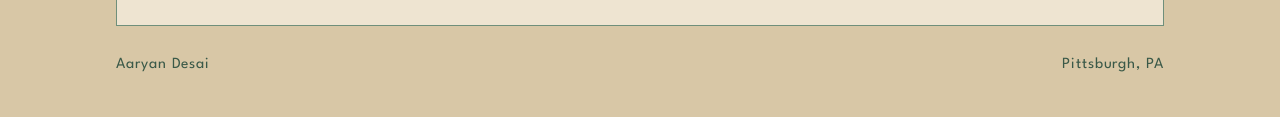
<file: work/plc-telemetry.html>
<!doctype html>
<html lang="en">
<head>
<meta charset="utf-8">
<meta name="viewport" content="width=device-width, initial-scale=1, viewport-fit=cover">
<title>PLC Telemetry &amp; Fault Analytics &middot; Aaryan Desai</title>
<link rel="preconnect" href="https://fonts.googleapis.com">
<link rel="preconnect" href="https://fonts.gstatic.com" crossorigin>
<link rel="stylesheet" href="https://fonts.googleapis.com/css2?family=Hanken+Grotesk:wght@500;600;700&family=League+Spartan:wght@400;500;600;700&display=swap">
<link rel="stylesheet" href="../assets/site.css">
</head>
<body>
<header class="topbar">
  <div class="topbar-inner">
    <p class="brand-tag">Mechanical &middot; Robotics &middot; Automation</p>
    <a class="wordmark" href="../index.html">Aaryan Desai</a>
    <nav>
      <a href="index.html">Work</a>
      <a href="../index.html#playground">Playground</a>
      <a href="../index.html#experience">Experience</a>
      <a href="../index.html#skills">Skills</a>
      <a href="../index.html#contact">Contact</a>
    </nav>
    <button class="theme-switch" id="theme-toggle" type="button" role="switch"
            aria-checked="false" aria-label="Dark mode">
      <span class="ts-track">
        <span class="ts-icon ts-sun" aria-hidden="true">
          <svg viewBox="0 0 24 24" width="14" height="14" fill="none" stroke="currentColor"
               stroke-width="2" stroke-linecap="round"><circle cx="12" cy="12" r="4.4"/><path
               d="M12 1.6v2.6M12 19.8v2.6M4.3 4.3l1.9 1.9M17.8 17.8l1.9 1.9M1.6 12h2.6M19.8 12h2.6M4.3 19.7l1.9-1.9M17.8 6.2l1.9-1.9"/></svg>
        </span>
        <span class="ts-icon ts-moon" aria-hidden="true">
          <svg viewBox="0 0 24 24" width="14" height="14" fill="none" stroke="currentColor"
               stroke-width="2" stroke-linejoin="round" stroke-linecap="round"><path
               d="M20.2 14.6A8.6 8.6 0 0 1 9.4 3.8a8.6 8.6 0 1 0 10.8 10.8z"/></svg>
        </span>
        <span class="ts-knob" aria-hidden="true"></span>
      </span>
    </button>
  </div>
</header>
<main class="sheet">
  <div class="frame">
    <nav class="worknav" aria-label="Projects">
      <span class="worknav-label">Projects</span>
      <a href="production-planning.html">Planning tool</a>
      <a href="vision-inspection.html">Vision inspection</a>
      <a href="weld-cell.html">Weld cell</a>
      <a href="die-transfer.html">E-coat transfer</a>
      <span aria-current="page">PLC telemetry</span>
      <a href="straightener-holder.html">Straightener holder</a>
      <a href="tesla-internships.html">Tesla</a>
      <a href="mars-rover.html">Mars rover</a>
    </nav>
    <section class="hero">
      <a class="backlink" href="index.html">&larr; Work</a>
      <div class="hero-body">
        <p class="eyebrow">Modineer &middot; Sep&ndash;Dec 2025 &middot; Data capture &amp; visualization</p>
        <h1>PLC Telemetry &amp; Fault Analytics</h1>
        <p class="lede">A proof of concept on the paint line: a Raspberry Pi read Allen-Bradley PLC data over Pycomm3 and fed cycle-time and fault analytics into Power BI.</p>
      </div>
      <div class="titleblock">
        <div class="tb-cell"><span class="tb-label">Stack</span><span class="tb-value">Python, Pycomm3, Raspberry Pi, Power BI</span></div>
        <div class="tb-cell"><span class="tb-label">PLCs</span><span class="tb-value">Allen-Bradley</span></div>
        <div class="tb-cell"><span class="tb-label">Ran</span><span class="tb-value">Sep&ndash;Dec 2025, paint line</span></div>
        <div class="tb-cell"><span class="tb-label">Status</span><span class="tb-value">Proof of concept, ended</span></div>
      </div>
    </section>
    <section class="section">
      <div class="section-head"><h2 class="section-title">What I did</h2></div>
      <div class="prose">
        <ul>
          <li>Built a Raspberry Pi and PLC data acquisition pipeline using Pycomm3.</li>
          <li>Visualized cycle times and fault analytics in Power BI for real-time visibility.</li>
        </ul>
        <p>It showed the line needs live telemetry, which turnkey tools such as FactoryTalk Optix can provide.</p>
      </div>
      <figure class="plate">
        <img src="../assets/powerbi-cycle-dashboard.png" alt="Power BI dashboard: racks painted and square footage per day by shift, with utilization and downtime tiles">
        <figcaption>Power BI dashboard from the proof of concept: November 2025 output, utilization and downtime by shift.</figcaption>
      </figure>
    </section>
  </div>
</main>
<footer class="footer">
  <span>Aaryan Desai</span>
  <span class="spacer">Pittsburgh, PA</span>
</footer>
<script>
(function () {
  var root = document.documentElement;
  var btn  = document.getElementById('theme-toggle');
  var mq   = window.matchMedia('(prefers-color-scheme: dark)');

  function stored() {
    try { return localStorage.getItem('ad-theme'); } catch (e) { return null; }
  }
  function resolved() {
    var s = stored();
    return (s === 'dark' || s === 'light') ? s : (mq.matches ? 'dark' : 'light');
  }
  function paint() {
    var mode = resolved();
    btn.setAttribute('aria-checked', mode === 'dark' ? 'true' : 'false');
    btn.setAttribute('aria-label', mode === 'dark' ? 'Switch to light mode' : 'Switch to dark mode');
  }

  var s = stored();
  if (s === 'dark' || s === 'light') root.setAttribute('data-theme', s);
  paint();

  btn.addEventListener('click', function () {
    var next = resolved() === 'dark' ? 'light' : 'dark';
    root.setAttribute('data-theme', next);
    try { localStorage.setItem('ad-theme', next); } catch (e) {}
    paint();
  });

  // follow the OS while the visitor has expressed no preference of their own
  mq.addEventListener('change', function () { if (!stored()) paint(); });
})();
</script>
<script src="../assets/sims/backdrop.js" defer></script>

</body>
</html>
</file>
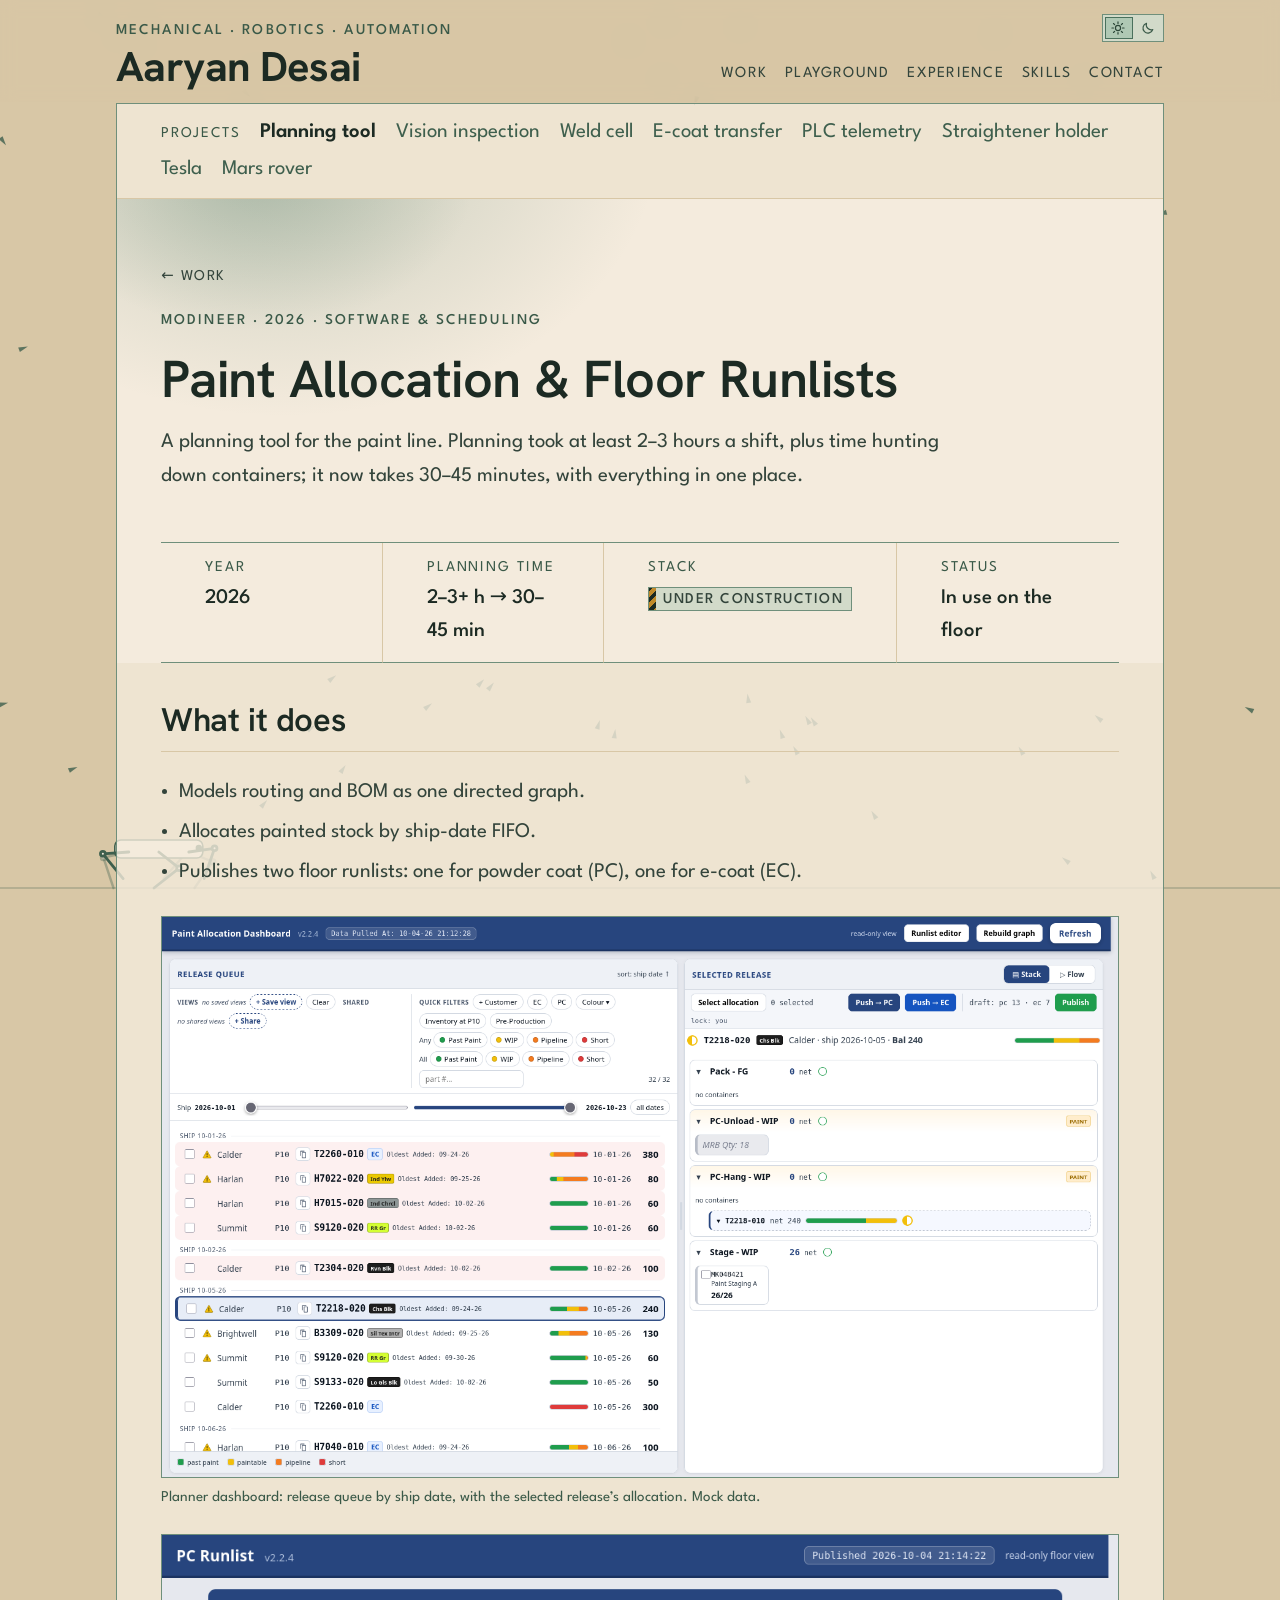
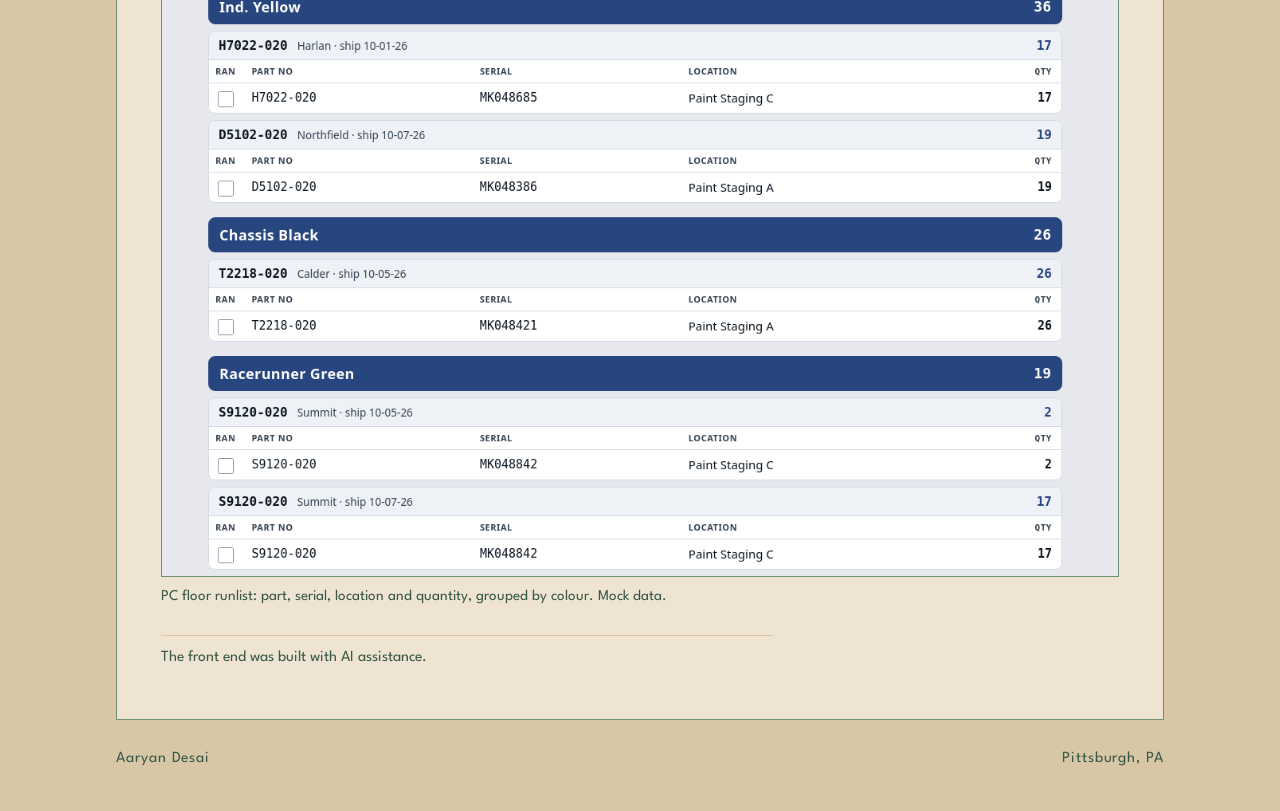
<file: work/production-planning.html>
<!doctype html>
<html lang="en">
<head>
<meta charset="utf-8">
<meta name="viewport" content="width=device-width, initial-scale=1, viewport-fit=cover">
<title>Paint Allocation &amp; Floor Runlists &middot; Aaryan Desai</title>
<link rel="preconnect" href="https://fonts.googleapis.com">
<link rel="preconnect" href="https://fonts.gstatic.com" crossorigin>
<link rel="stylesheet" href="https://fonts.googleapis.com/css2?family=Hanken+Grotesk:wght@500;600;700&family=League+Spartan:wght@400;500;600;700&display=swap">
<link rel="stylesheet" href="../assets/site.css">
</head>
<body>
<header class="topbar">
  <div class="topbar-inner">
    <p class="brand-tag">Mechanical &middot; Robotics &middot; Automation</p>
    <a class="wordmark" href="../index.html">Aaryan Desai</a>
    <nav>
      <a href="index.html">Work</a>
      <a href="../index.html#playground">Playground</a>
      <a href="../index.html#experience">Experience</a>
      <a href="../index.html#skills">Skills</a>
      <a href="../index.html#contact">Contact</a>
    </nav>
    <button class="theme-switch" id="theme-toggle" type="button" role="switch"
            aria-checked="false" aria-label="Dark mode">
      <span class="ts-track">
        <span class="ts-icon ts-sun" aria-hidden="true">
          <svg viewBox="0 0 24 24" width="14" height="14" fill="none" stroke="currentColor"
               stroke-width="2" stroke-linecap="round"><circle cx="12" cy="12" r="4.4"/><path
               d="M12 1.6v2.6M12 19.8v2.6M4.3 4.3l1.9 1.9M17.8 17.8l1.9 1.9M1.6 12h2.6M19.8 12h2.6M4.3 19.7l1.9-1.9M17.8 6.2l1.9-1.9"/></svg>
        </span>
        <span class="ts-icon ts-moon" aria-hidden="true">
          <svg viewBox="0 0 24 24" width="14" height="14" fill="none" stroke="currentColor"
               stroke-width="2" stroke-linejoin="round" stroke-linecap="round"><path
               d="M20.2 14.6A8.6 8.6 0 0 1 9.4 3.8a8.6 8.6 0 1 0 10.8 10.8z"/></svg>
        </span>
        <span class="ts-knob" aria-hidden="true"></span>
      </span>
    </button>
  </div>
</header>
<main class="sheet">
  <div class="frame">
    <nav class="worknav" aria-label="Projects">
      <span class="worknav-label">Projects</span>
      <span aria-current="page">Planning tool</span>
      <a href="vision-inspection.html">Vision inspection</a>
      <a href="weld-cell.html">Weld cell</a>
      <a href="die-transfer.html">E-coat transfer</a>
      <a href="plc-telemetry.html">PLC telemetry</a>
      <a href="straightener-holder.html">Straightener holder</a>
      <a href="tesla-internships.html">Tesla</a>
      <a href="mars-rover.html">Mars rover</a>
    </nav>
    <section class="hero">
      <a class="backlink" href="index.html">&larr; Work</a>
      <div class="hero-body">
        <p class="eyebrow">Modineer &middot; 2026 &middot; Software &amp; scheduling</p>
        <h1>Paint Allocation &amp; Floor Runlists</h1>
        <p class="lede">A planning tool for the paint line. Planning took at least 2&ndash;3 hours a shift, plus time hunting down containers; it now takes 30&ndash;45 minutes, with everything in one place.</p>
      </div>
      <div class="titleblock">
        <div class="tb-cell"><span class="tb-label">Year</span><span class="tb-value">2026</span></div>
        <div class="tb-cell"><span class="tb-label">Planning time</span><span class="tb-value">2&ndash;3+ h &rarr; 30&ndash;45 min</span></div>
        <div class="tb-cell"><span class="tb-label">Stack</span><span class="tb-value"><span class="wip-chip">Under construction</span></span></div>
        <div class="tb-cell"><span class="tb-label">Status</span><span class="tb-value">In use on the floor</span></div>
      </div>
    </section>
    <section class="section">
      <div class="section-head"><h2 class="section-title">What it does</h2></div>
      <div class="prose">
        <ul>
          <li>Models routing and BOM as one directed graph.</li>
          <li>Allocates painted stock by ship-date FIFO.</li>
          <li>Publishes two floor runlists: one for powder coat (PC), one for e-coat (EC).</li>
        </ul>
      </div>
      <figure class="plate">
        <img src="../assets/planning-queue.png" alt="Planner dashboard with a release queue sorted by ship date and the selected release's allocation">
        <figcaption>Planner dashboard: release queue by ship date, with the selected release&rsquo;s allocation. Mock data.</figcaption>
      </figure>
      <figure class="plate">
        <img src="../assets/planning-runlist.png" alt="Powder coat runlist grouped by colour, listing part, serial, location and quantity">
        <figcaption>PC floor runlist: part, serial, location and quantity, grouped by colour. Mock data.</figcaption>
      </figure>
      <p class="footnote">The front end was built with AI assistance.</p>
    </section>
  </div>
</main>
<footer class="footer">
  <span>Aaryan Desai</span>
  <span class="spacer">Pittsburgh, PA</span>
</footer>
<script>
(function () {
  var root = document.documentElement;
  var btn  = document.getElementById('theme-toggle');
  var mq   = window.matchMedia('(prefers-color-scheme: dark)');

  function stored() {
    try { return localStorage.getItem('ad-theme'); } catch (e) { return null; }
  }
  function resolved() {
    var s = stored();
    return (s === 'dark' || s === 'light') ? s : (mq.matches ? 'dark' : 'light');
  }
  function paint() {
    var mode = resolved();
    btn.setAttribute('aria-checked', mode === 'dark' ? 'true' : 'false');
    btn.setAttribute('aria-label', mode === 'dark' ? 'Switch to light mode' : 'Switch to dark mode');
  }

  var s = stored();
  if (s === 'dark' || s === 'light') root.setAttribute('data-theme', s);
  paint();

  btn.addEventListener('click', function () {
    var next = resolved() === 'dark' ? 'light' : 'dark';
    root.setAttribute('data-theme', next);
    try { localStorage.setItem('ad-theme', next); } catch (e) {}
    paint();
  });

  // follow the OS while the visitor has expressed no preference of their own
  mq.addEventListener('change', function () { if (!stored()) paint(); });
})();
</script>
<script src="../assets/sims/backdrop.js" defer></script>

</body>
</html>
</file>
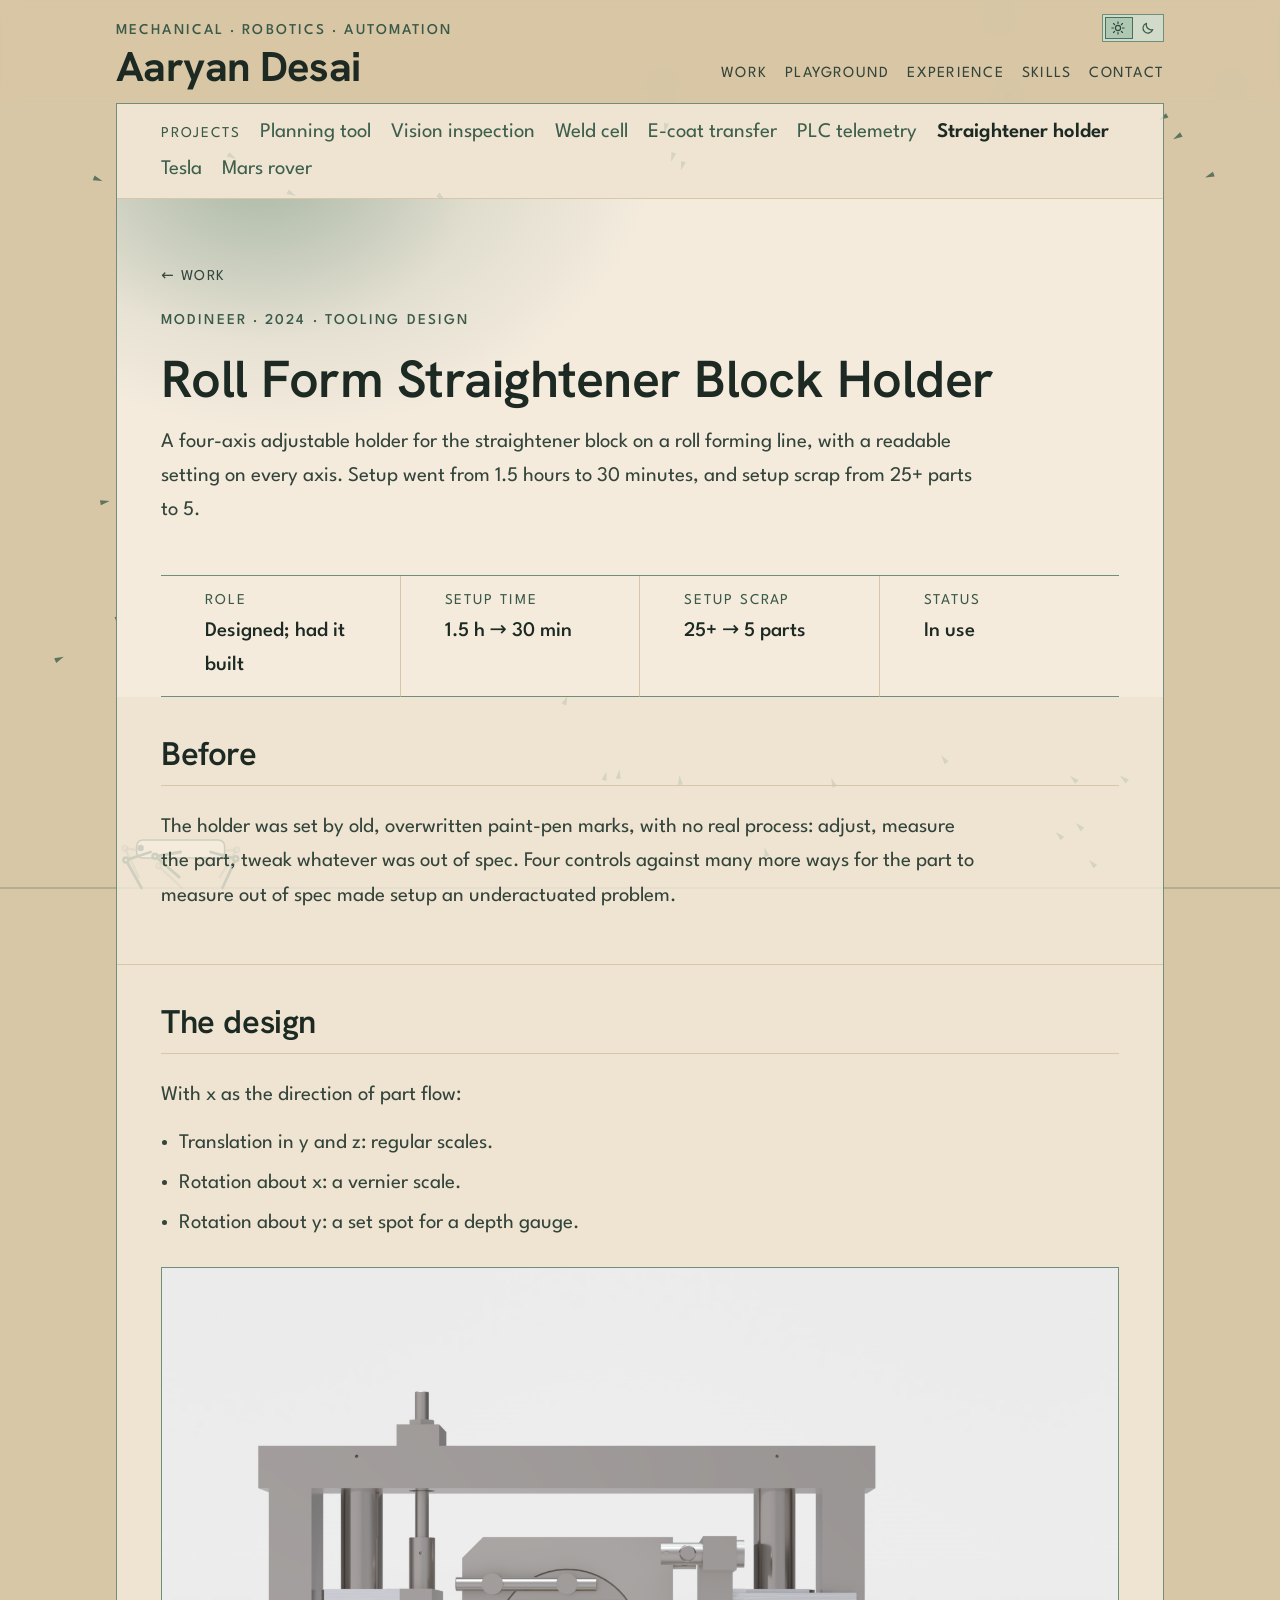
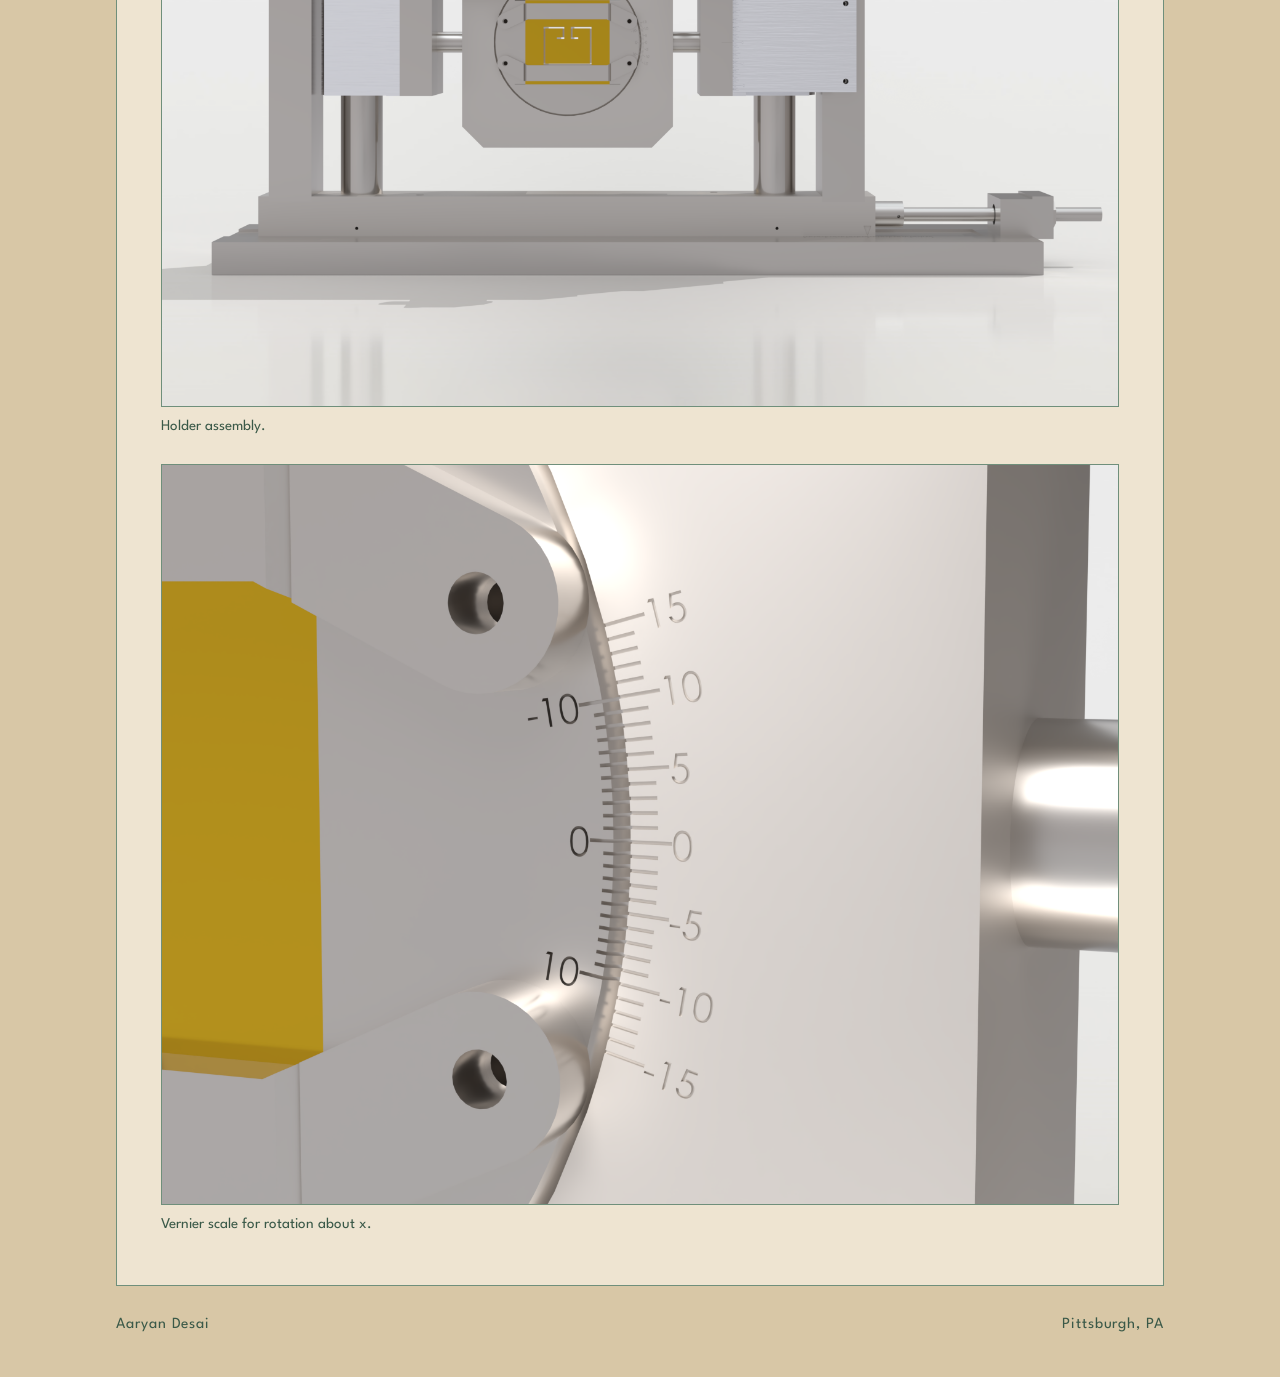
<file: work/straightener-holder.html>
<!doctype html>
<html lang="en">
<head>
<meta charset="utf-8">
<meta name="viewport" content="width=device-width, initial-scale=1, viewport-fit=cover">
<title>Roll Form Straightener Block Holder &middot; Aaryan Desai</title>
<link rel="preconnect" href="https://fonts.googleapis.com">
<link rel="preconnect" href="https://fonts.gstatic.com" crossorigin>
<link rel="stylesheet" href="https://fonts.googleapis.com/css2?family=Hanken+Grotesk:wght@500;600;700&family=League+Spartan:wght@400;500;600;700&display=swap">
<link rel="stylesheet" href="../assets/site.css">
</head>
<body>
<header class="topbar">
  <div class="topbar-inner">
    <p class="brand-tag">Mechanical &middot; Robotics &middot; Automation</p>
    <a class="wordmark" href="../index.html">Aaryan Desai</a>
    <nav>
      <a href="index.html">Work</a>
      <a href="../index.html#playground">Playground</a>
      <a href="../index.html#experience">Experience</a>
      <a href="../index.html#skills">Skills</a>
      <a href="../index.html#contact">Contact</a>
    </nav>
    <button class="theme-switch" id="theme-toggle" type="button" role="switch"
            aria-checked="false" aria-label="Dark mode">
      <span class="ts-track">
        <span class="ts-icon ts-sun" aria-hidden="true">
          <svg viewBox="0 0 24 24" width="14" height="14" fill="none" stroke="currentColor"
               stroke-width="2" stroke-linecap="round"><circle cx="12" cy="12" r="4.4"/><path
               d="M12 1.6v2.6M12 19.8v2.6M4.3 4.3l1.9 1.9M17.8 17.8l1.9 1.9M1.6 12h2.6M19.8 12h2.6M4.3 19.7l1.9-1.9M17.8 6.2l1.9-1.9"/></svg>
        </span>
        <span class="ts-icon ts-moon" aria-hidden="true">
          <svg viewBox="0 0 24 24" width="14" height="14" fill="none" stroke="currentColor"
               stroke-width="2" stroke-linejoin="round" stroke-linecap="round"><path
               d="M20.2 14.6A8.6 8.6 0 0 1 9.4 3.8a8.6 8.6 0 1 0 10.8 10.8z"/></svg>
        </span>
        <span class="ts-knob" aria-hidden="true"></span>
      </span>
    </button>
  </div>
</header>
<main class="sheet">
  <div class="frame">
    <nav class="worknav" aria-label="Projects">
      <span class="worknav-label">Projects</span>
      <a href="production-planning.html">Planning tool</a>
      <a href="vision-inspection.html">Vision inspection</a>
      <a href="weld-cell.html">Weld cell</a>
      <a href="die-transfer.html">E-coat transfer</a>
      <a href="plc-telemetry.html">PLC telemetry</a>
      <span aria-current="page">Straightener holder</span>
      <a href="tesla-internships.html">Tesla</a>
      <a href="mars-rover.html">Mars rover</a>
    </nav>
    <section class="hero">
      <a class="backlink" href="index.html">&larr; Work</a>
      <div class="hero-body">
        <p class="eyebrow">Modineer &middot; 2024 &middot; Tooling design</p>
        <h1>Roll Form Straightener Block Holder</h1>
        <p class="lede">A four-axis adjustable holder for the straightener block on a roll forming line, with a readable setting on every axis. Setup went from 1.5 hours to 30 minutes, and setup scrap from 25+ parts to 5.</p>
      </div>
      <div class="titleblock">
        <div class="tb-cell"><span class="tb-label">Role</span><span class="tb-value">Designed; had it built</span></div>
        <div class="tb-cell"><span class="tb-label">Setup time</span><span class="tb-value">1.5&nbsp;h &rarr; 30&nbsp;min</span></div>
        <div class="tb-cell"><span class="tb-label">Setup scrap</span><span class="tb-value">25+ &rarr; 5 parts</span></div>
        <div class="tb-cell"><span class="tb-label">Status</span><span class="tb-value">In use</span></div>
      </div>
    </section>
    <section class="section">
      <div class="section-head"><h2 class="section-title">Before</h2></div>
      <div class="prose">
        <p>The holder was set by old, overwritten paint-pen marks, with no real process: adjust, measure the part, tweak whatever was out of spec. Four controls against many more ways for the part to measure out of spec made setup an underactuated problem.</p>
      </div>
    </section>

    <section class="section">
      <div class="section-head"><h2 class="section-title">The design</h2></div>
      <div class="prose">
        <p>With x as the direction of part flow:</p>
        <ul>
          <li>Translation in y and z: regular scales.</li>
          <li>Rotation about x: a vernier scale.</li>
          <li>Rotation about y: a set spot for a depth gauge.</li>
        </ul>
      </div>
      <figure class="plate">
        <img src="../assets/straightener-holder-cad.png" alt="Front view of the holder: a frame on two guide posts carrying a rotating block mount, with adjustment screws on the vertical and cross-line axes">
        <figcaption>Holder assembly.</figcaption>
      </figure>
      <figure class="plate">
        <img src="../assets/straightener-holder-scales.png" alt="Close-up of the engraved vernier angle scale beside the rotating mount, reading plus and minus fifteen degrees">
        <figcaption>Vernier scale for rotation about x.</figcaption>
      </figure>
    </section>
  </div>
</main>
<footer class="footer">
  <span>Aaryan Desai</span>
  <span class="spacer">Pittsburgh, PA</span>
</footer>
<script>
(function () {
  var root = document.documentElement;
  var btn  = document.getElementById('theme-toggle');
  var mq   = window.matchMedia('(prefers-color-scheme: dark)');

  function stored() {
    try { return localStorage.getItem('ad-theme'); } catch (e) { return null; }
  }
  function resolved() {
    var s = stored();
    return (s === 'dark' || s === 'light') ? s : (mq.matches ? 'dark' : 'light');
  }
  function paint() {
    var mode = resolved();
    btn.setAttribute('aria-checked', mode === 'dark' ? 'true' : 'false');
    btn.setAttribute('aria-label', mode === 'dark' ? 'Switch to light mode' : 'Switch to dark mode');
  }

  var s = stored();
  if (s === 'dark' || s === 'light') root.setAttribute('data-theme', s);
  paint();

  btn.addEventListener('click', function () {
    var next = resolved() === 'dark' ? 'light' : 'dark';
    root.setAttribute('data-theme', next);
    try { localStorage.setItem('ad-theme', next); } catch (e) {}
    paint();
  });

  // follow the OS while the visitor has expressed no preference of their own
  mq.addEventListener('change', function () { if (!stored()) paint(); });
})();
</script>
<script src="../assets/sims/backdrop.js" defer></script>

</body>
</html>
</file>
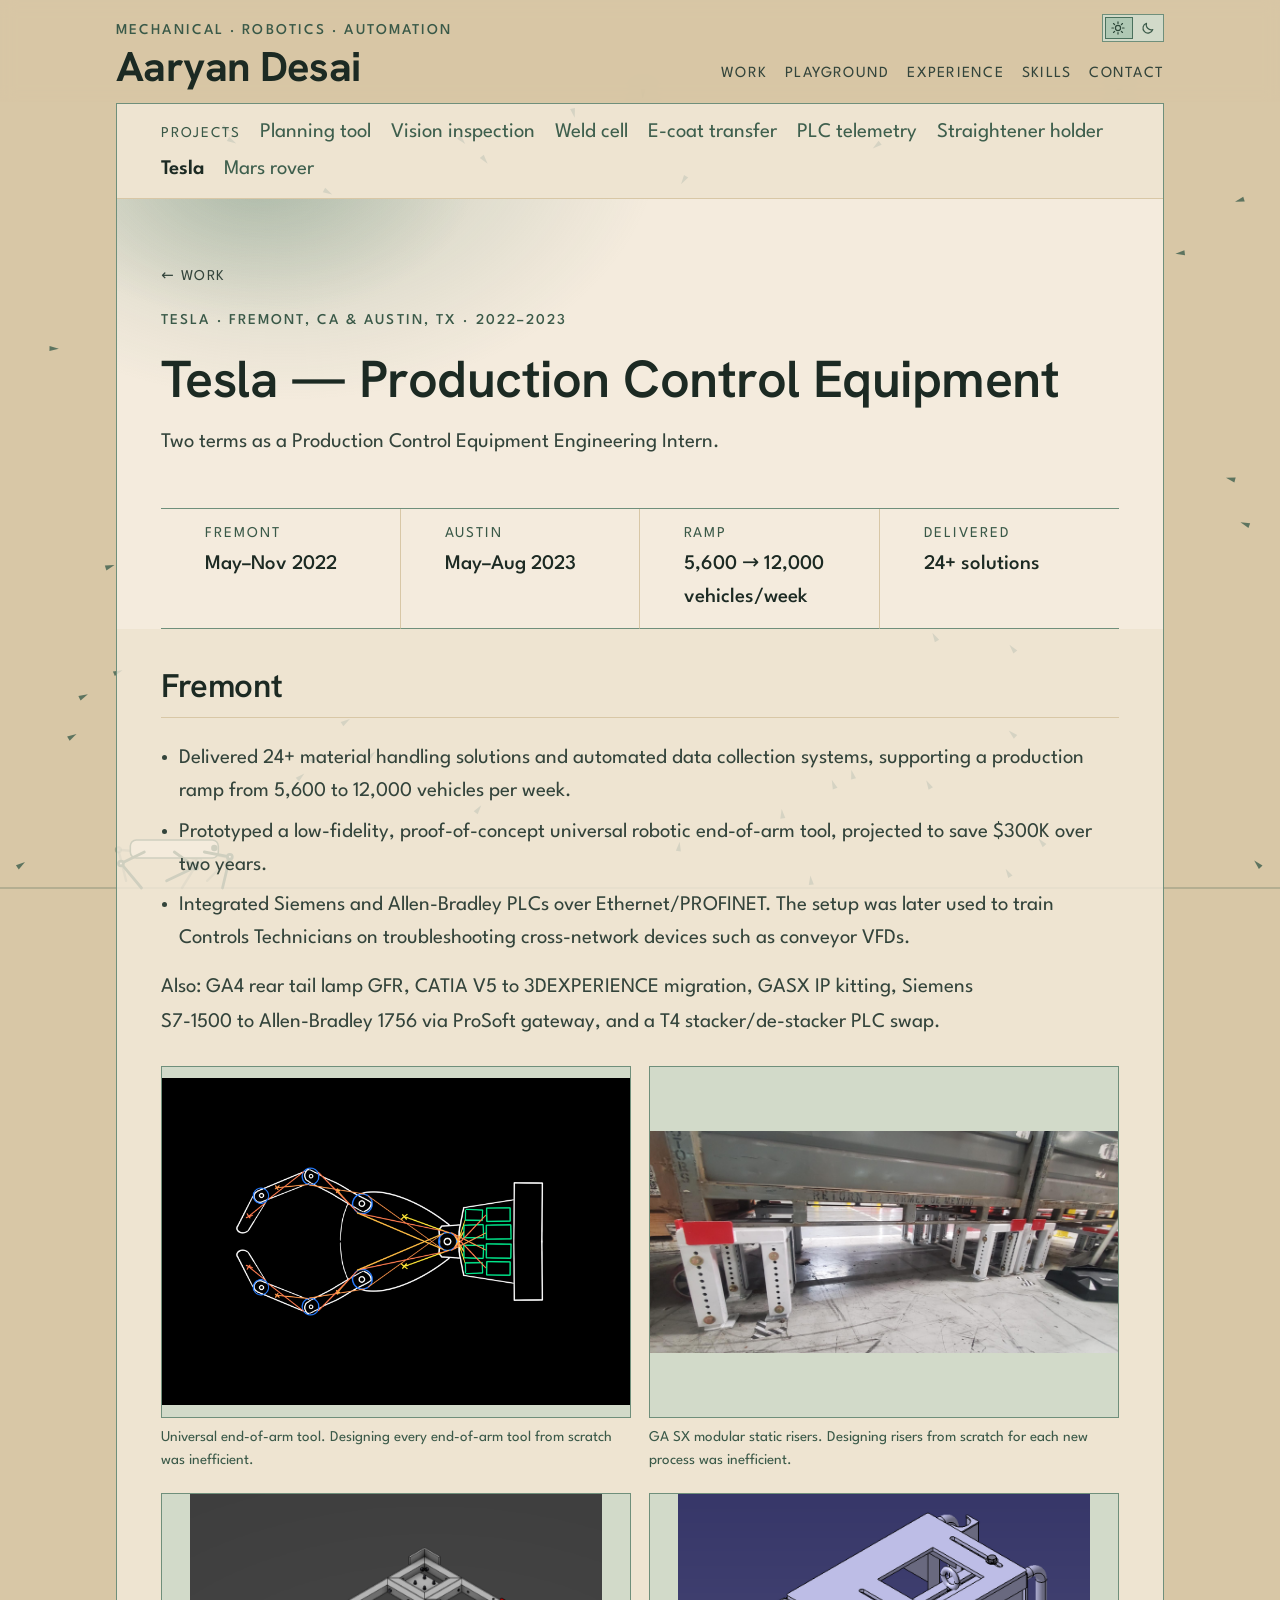
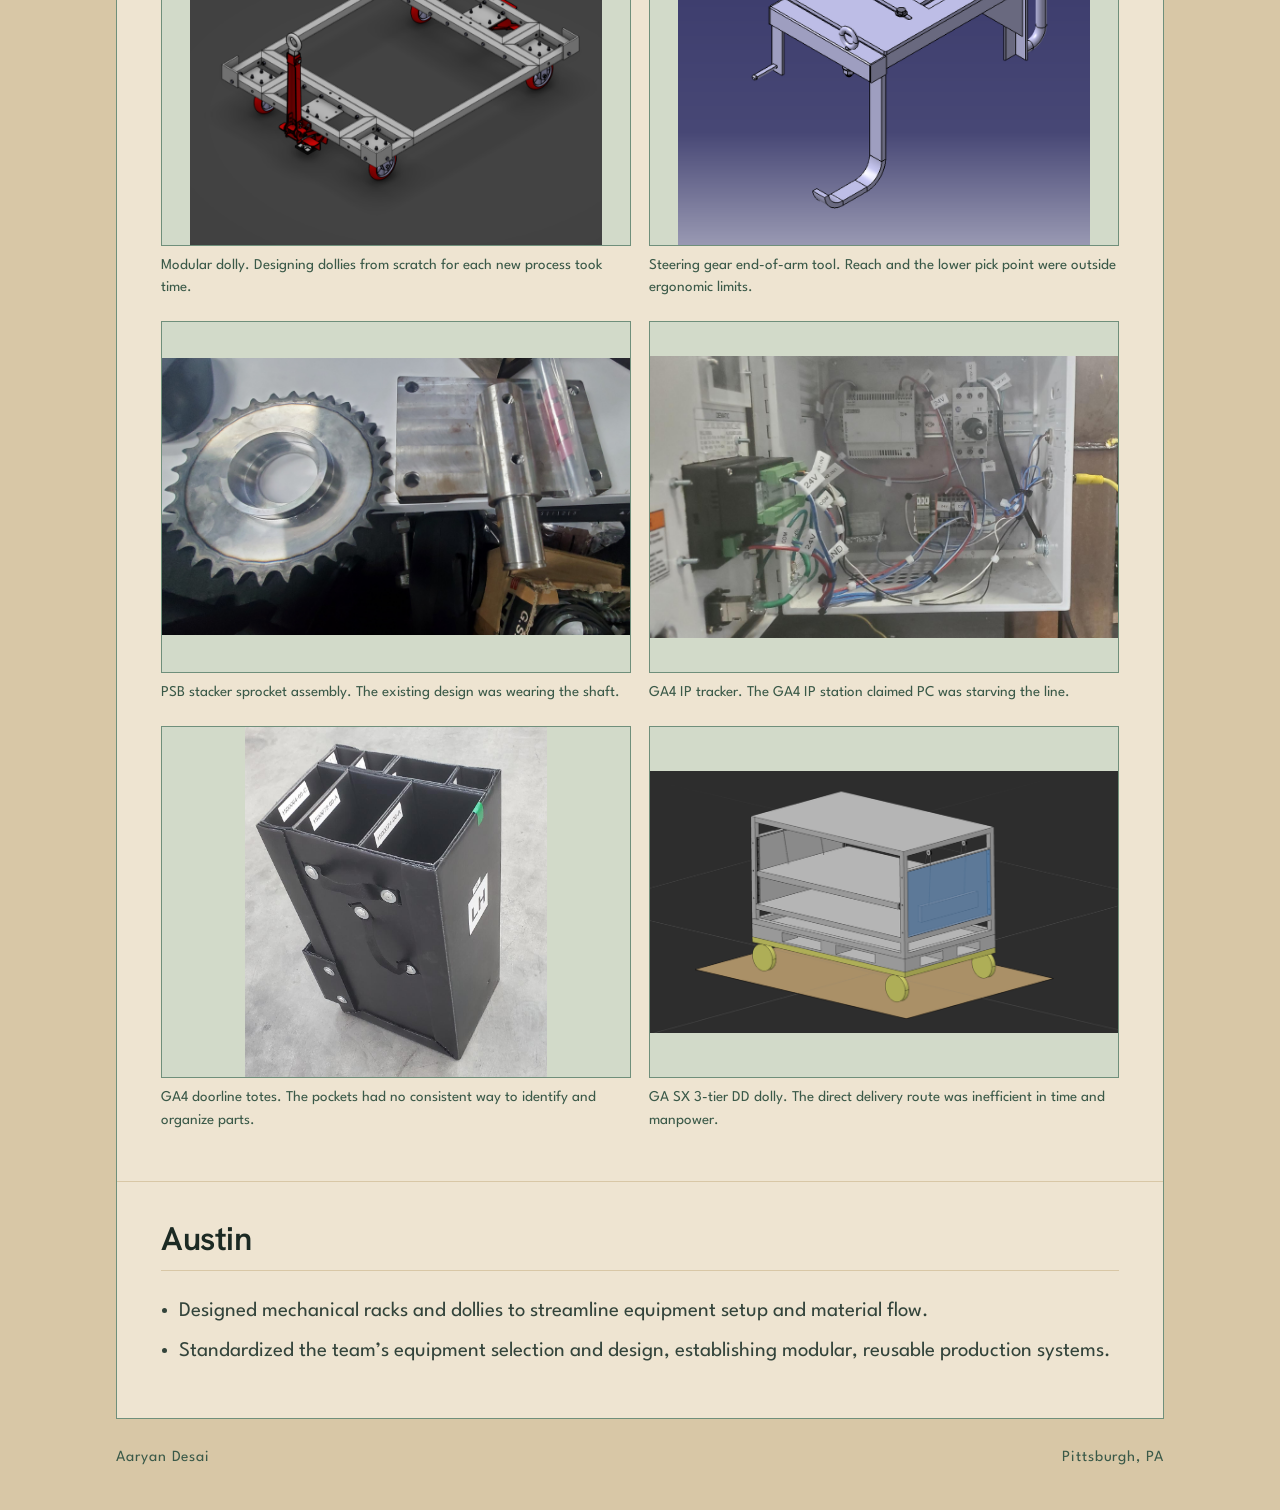
<file: work/tesla-internships.html>
<!doctype html>
<html lang="en">
<head>
<meta charset="utf-8">
<meta name="viewport" content="width=device-width, initial-scale=1, viewport-fit=cover">
<title>Tesla &mdash; Production Control Equipment &middot; Aaryan Desai</title>
<link rel="preconnect" href="https://fonts.googleapis.com">
<link rel="preconnect" href="https://fonts.gstatic.com" crossorigin>
<link rel="stylesheet" href="https://fonts.googleapis.com/css2?family=Hanken+Grotesk:wght@500;600;700&family=League+Spartan:wght@400;500;600;700&display=swap">
<link rel="stylesheet" href="../assets/site.css">
</head>
<body>
<header class="topbar">
  <div class="topbar-inner">
    <p class="brand-tag">Mechanical &middot; Robotics &middot; Automation</p>
    <a class="wordmark" href="../index.html">Aaryan Desai</a>
    <nav>
      <a href="index.html">Work</a>
      <a href="../index.html#playground">Playground</a>
      <a href="../index.html#experience">Experience</a>
      <a href="../index.html#skills">Skills</a>
      <a href="../index.html#contact">Contact</a>
    </nav>
    <button class="theme-switch" id="theme-toggle" type="button" role="switch"
            aria-checked="false" aria-label="Dark mode">
      <span class="ts-track">
        <span class="ts-icon ts-sun" aria-hidden="true">
          <svg viewBox="0 0 24 24" width="14" height="14" fill="none" stroke="currentColor"
               stroke-width="2" stroke-linecap="round"><circle cx="12" cy="12" r="4.4"/><path
               d="M12 1.6v2.6M12 19.8v2.6M4.3 4.3l1.9 1.9M17.8 17.8l1.9 1.9M1.6 12h2.6M19.8 12h2.6M4.3 19.7l1.9-1.9M17.8 6.2l1.9-1.9"/></svg>
        </span>
        <span class="ts-icon ts-moon" aria-hidden="true">
          <svg viewBox="0 0 24 24" width="14" height="14" fill="none" stroke="currentColor"
               stroke-width="2" stroke-linejoin="round" stroke-linecap="round"><path
               d="M20.2 14.6A8.6 8.6 0 0 1 9.4 3.8a8.6 8.6 0 1 0 10.8 10.8z"/></svg>
        </span>
        <span class="ts-knob" aria-hidden="true"></span>
      </span>
    </button>
  </div>
</header>
<main class="sheet">
  <div class="frame">
    <nav class="worknav" aria-label="Projects">
      <span class="worknav-label">Projects</span>
      <a href="production-planning.html">Planning tool</a>
      <a href="vision-inspection.html">Vision inspection</a>
      <a href="weld-cell.html">Weld cell</a>
      <a href="die-transfer.html">E-coat transfer</a>
      <a href="plc-telemetry.html">PLC telemetry</a>
      <a href="straightener-holder.html">Straightener holder</a>
      <span aria-current="page">Tesla</span>
      <a href="mars-rover.html">Mars rover</a>
    </nav>
    <section class="hero">
      <a class="backlink" href="index.html">&larr; Work</a>
      <div class="hero-body">
        <p class="eyebrow">Tesla &middot; Fremont, CA &amp; Austin, TX &middot; 2022&ndash;2023</p>
        <h1>Tesla &mdash; Production Control Equipment</h1>
        <p class="lede">Two terms as a Production Control Equipment Engineering Intern.</p>
      </div>
      <div class="titleblock">
        <div class="tb-cell"><span class="tb-label">Fremont</span><span class="tb-value">May&ndash;Nov 2022</span></div>
        <div class="tb-cell"><span class="tb-label">Austin</span><span class="tb-value">May&ndash;Aug 2023</span></div>
        <div class="tb-cell"><span class="tb-label">Ramp</span><span class="tb-value">5,600 &rarr; 12,000 vehicles/week</span></div>
        <div class="tb-cell"><span class="tb-label">Delivered</span><span class="tb-value">24+ solutions</span></div>
      </div>
    </section>
    <section class="section">
      <div class="section-head"><h2 class="section-title">Fremont</h2></div>
      <div class="prose">
        <ul>
          <li>Delivered 24+ material handling solutions and automated data collection systems, supporting a production ramp from 5,600 to 12,000 vehicles per week.</li>
          <li>Prototyped a low-fidelity, proof-of-concept universal robotic end-of-arm tool, projected to save $300K over two years.</li>
          <li>Integrated Siemens and Allen-Bradley PLCs over Ethernet/PROFINET. The setup was later used to train Controls Technicians on troubleshooting cross-network devices such as conveyor VFDs.</li>
        </ul>
        <p>Also: GA4 rear tail lamp GFR, CATIA V5 to 3DEXPERIENCE migration, GASX IP kitting, Siemens S7-1500 to Allen-Bradley 1756 via ProSoft gateway, and a T4 stacker/de-stacker PLC swap.</p>
      </div>
      <div class="plate-grid">
        <figure class="plate">
        <img src="../assets/universal-eoat.png" alt="Hand-drawn concept sketch of a linkage gripper">
        <figcaption>Universal end-of-arm tool. Designing every end-of-arm tool from scratch was inefficient.</figcaption>
        </figure>
        <figure class="plate">
        <img src="../assets/tesla/static-risers.png" alt="Modular static risers installed under a rack on the plant floor">
        <figcaption>GA SX modular static risers. Designing risers from scratch for each new process was inefficient.</figcaption>
        </figure>
        <figure class="plate">
        <img src="../assets/tesla/modular-dolly.png" alt="CAD render of a modular dolly frame on casters">
        <figcaption>Modular dolly. Designing dollies from scratch for each new process took time.</figcaption>
        </figure>
        <figure class="plate">
        <img src="../assets/tesla/steering-eoat.png" alt="CAD model of the steering gear end-of-arm tool">
        <figcaption>Steering gear end-of-arm tool. Reach and the lower pick point were outside ergonomic limits.</figcaption>
        </figure>
        <figure class="plate">
        <img src="../assets/tesla/stacker-sprocket.png" alt="Sprocket, shaft and mounting plate from the stacker assembly">
        <figcaption>PSB stacker sprocket assembly. The existing design was wearing the shaft.</figcaption>
        </figure>
        <figure class="plate">
        <img src="../assets/tesla/ip-tracker.png" alt="Open control enclosure with a power supply, controller and labelled wiring">
        <figcaption>GA4 IP tracker. The GA4 IP station claimed PC was starving the line.</figcaption>
        </figure>
        <figure class="plate">
        <img src="../assets/tesla/doorline-totes.png" alt="Black tote divided into labelled pockets">
        <figcaption>GA4 doorline totes. The pockets had no consistent way to identify and organize parts.</figcaption>
        </figure>
        <figure class="plate">
        <img src="../assets/tesla/dd-dolly.png" alt="CAD render of a three-tier dolly">
        <figcaption>GA SX 3-tier DD dolly. The direct delivery route was inefficient in time and manpower.</figcaption>
        </figure>
      </div>
    </section>

    <section class="section">
      <div class="section-head"><h2 class="section-title">Austin</h2></div>
      <div class="prose">
        <ul>
          <li>Designed mechanical racks and dollies to streamline equipment setup and material flow.</li>
          <li>Standardized the team&rsquo;s equipment selection and design, establishing modular, reusable production systems.</li>
        </ul>
      </div>
    </section>
  </div>
</main>
<footer class="footer">
  <span>Aaryan Desai</span>
  <span class="spacer">Pittsburgh, PA</span>
</footer>
<script>
(function () {
  var root = document.documentElement;
  var btn  = document.getElementById('theme-toggle');
  var mq   = window.matchMedia('(prefers-color-scheme: dark)');

  function stored() {
    try { return localStorage.getItem('ad-theme'); } catch (e) { return null; }
  }
  function resolved() {
    var s = stored();
    return (s === 'dark' || s === 'light') ? s : (mq.matches ? 'dark' : 'light');
  }
  function paint() {
    var mode = resolved();
    btn.setAttribute('aria-checked', mode === 'dark' ? 'true' : 'false');
    btn.setAttribute('aria-label', mode === 'dark' ? 'Switch to light mode' : 'Switch to dark mode');
  }

  var s = stored();
  if (s === 'dark' || s === 'light') root.setAttribute('data-theme', s);
  paint();

  btn.addEventListener('click', function () {
    var next = resolved() === 'dark' ? 'light' : 'dark';
    root.setAttribute('data-theme', next);
    try { localStorage.setItem('ad-theme', next); } catch (e) {}
    paint();
  });

  // follow the OS while the visitor has expressed no preference of their own
  mq.addEventListener('change', function () { if (!stored()) paint(); });
})();
</script>
<script src="../assets/sims/backdrop.js" defer></script>

</body>
</html>
</file>
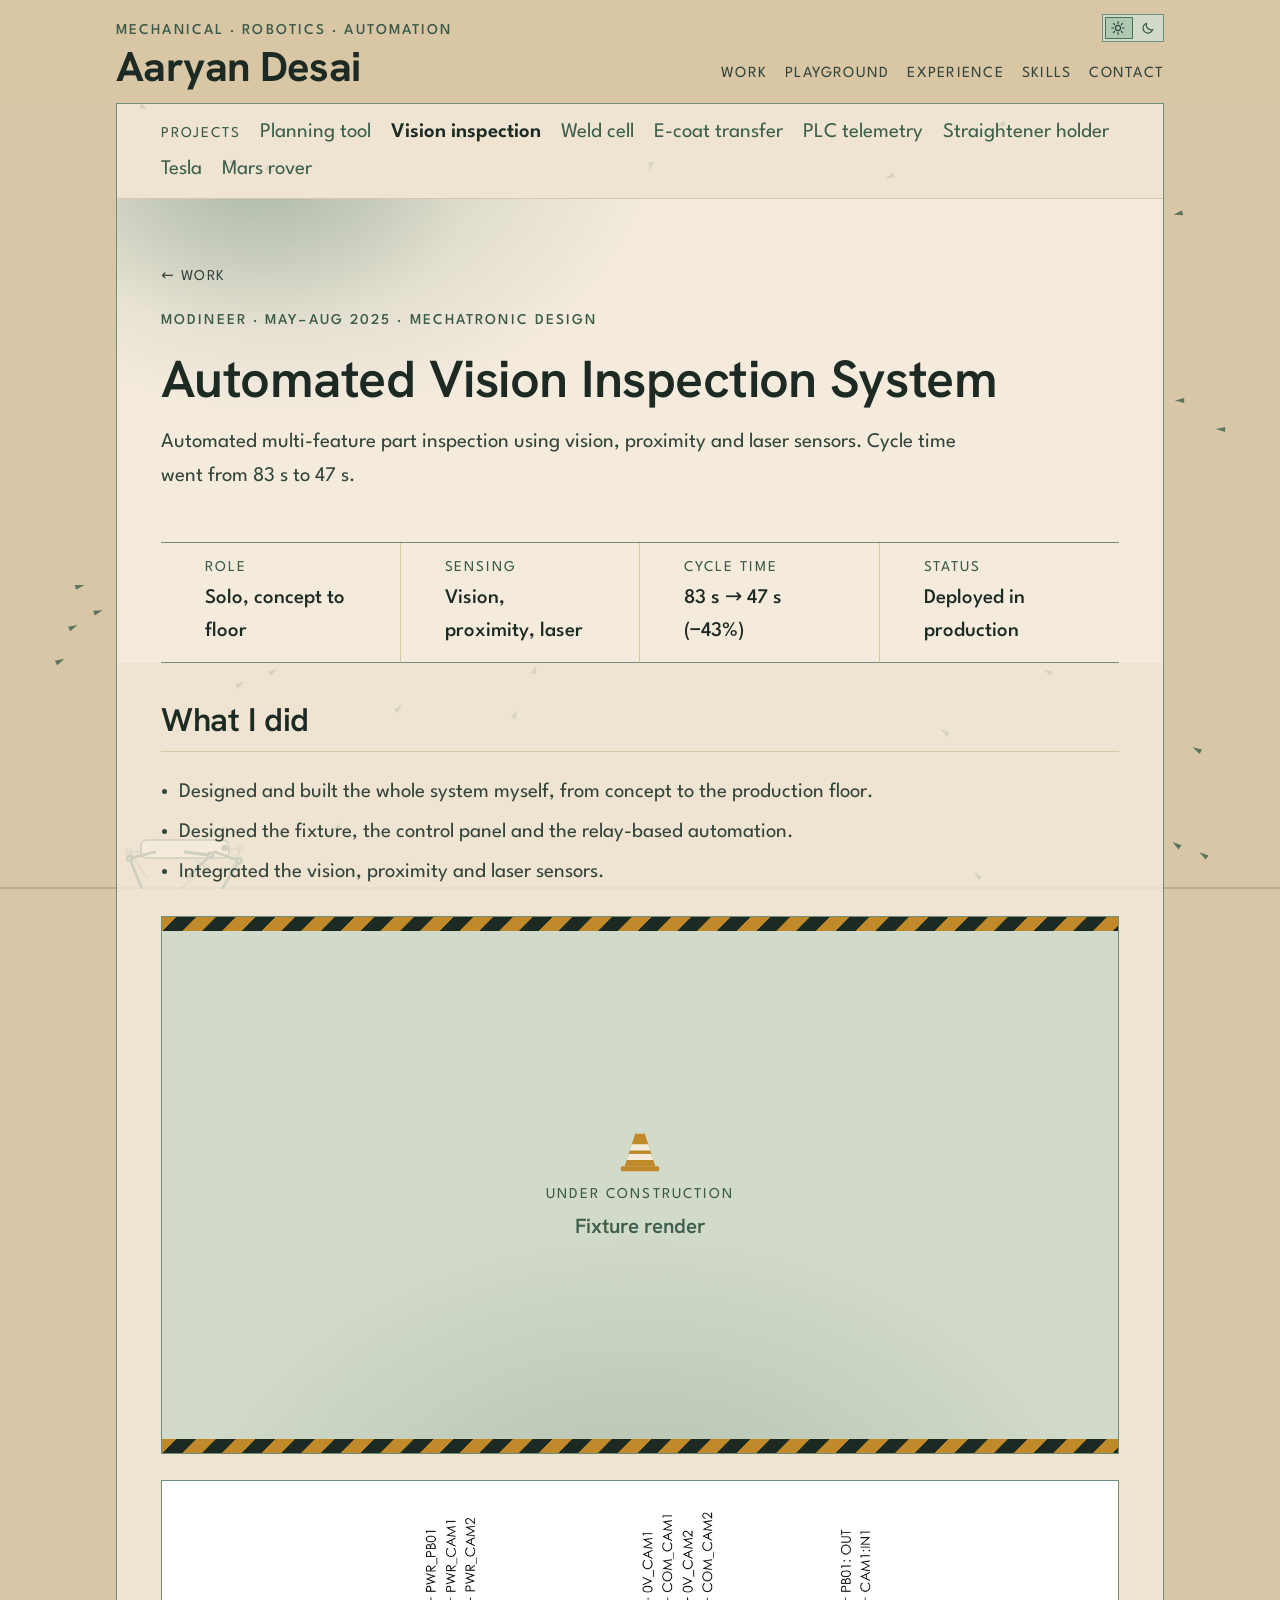
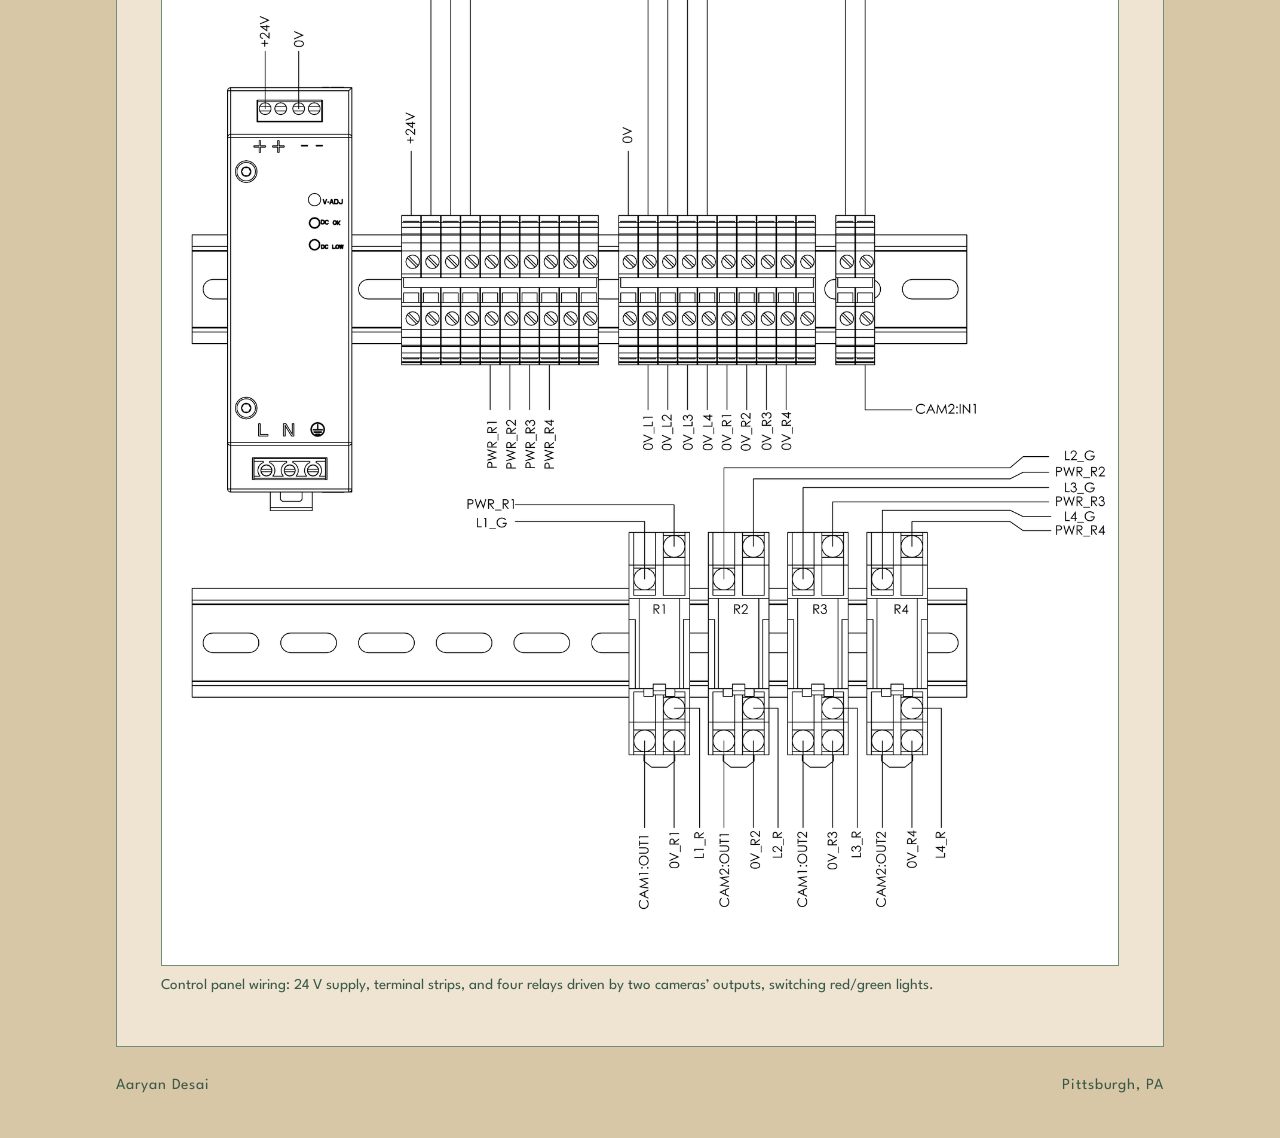
<file: work/vision-inspection.html>
<!doctype html>
<html lang="en">
<head>
<meta charset="utf-8">
<meta name="viewport" content="width=device-width, initial-scale=1, viewport-fit=cover">
<title>Automated Vision Inspection System &middot; Aaryan Desai</title>
<link rel="preconnect" href="https://fonts.googleapis.com">
<link rel="preconnect" href="https://fonts.gstatic.com" crossorigin>
<link rel="stylesheet" href="https://fonts.googleapis.com/css2?family=Hanken+Grotesk:wght@500;600;700&family=League+Spartan:wght@400;500;600;700&display=swap">
<link rel="stylesheet" href="../assets/site.css">
</head>
<body>
<header class="topbar">
  <div class="topbar-inner">
    <p class="brand-tag">Mechanical &middot; Robotics &middot; Automation</p>
    <a class="wordmark" href="../index.html">Aaryan Desai</a>
    <nav>
      <a href="index.html">Work</a>
      <a href="../index.html#playground">Playground</a>
      <a href="../index.html#experience">Experience</a>
      <a href="../index.html#skills">Skills</a>
      <a href="../index.html#contact">Contact</a>
    </nav>
    <button class="theme-switch" id="theme-toggle" type="button" role="switch"
            aria-checked="false" aria-label="Dark mode">
      <span class="ts-track">
        <span class="ts-icon ts-sun" aria-hidden="true">
          <svg viewBox="0 0 24 24" width="14" height="14" fill="none" stroke="currentColor"
               stroke-width="2" stroke-linecap="round"><circle cx="12" cy="12" r="4.4"/><path
               d="M12 1.6v2.6M12 19.8v2.6M4.3 4.3l1.9 1.9M17.8 17.8l1.9 1.9M1.6 12h2.6M19.8 12h2.6M4.3 19.7l1.9-1.9M17.8 6.2l1.9-1.9"/></svg>
        </span>
        <span class="ts-icon ts-moon" aria-hidden="true">
          <svg viewBox="0 0 24 24" width="14" height="14" fill="none" stroke="currentColor"
               stroke-width="2" stroke-linejoin="round" stroke-linecap="round"><path
               d="M20.2 14.6A8.6 8.6 0 0 1 9.4 3.8a8.6 8.6 0 1 0 10.8 10.8z"/></svg>
        </span>
        <span class="ts-knob" aria-hidden="true"></span>
      </span>
    </button>
  </div>
</header>
<main class="sheet">
  <div class="frame">
    <nav class="worknav" aria-label="Projects">
      <span class="worknav-label">Projects</span>
      <a href="production-planning.html">Planning tool</a>
      <span aria-current="page">Vision inspection</span>
      <a href="weld-cell.html">Weld cell</a>
      <a href="die-transfer.html">E-coat transfer</a>
      <a href="plc-telemetry.html">PLC telemetry</a>
      <a href="straightener-holder.html">Straightener holder</a>
      <a href="tesla-internships.html">Tesla</a>
      <a href="mars-rover.html">Mars rover</a>
    </nav>
    <section class="hero">
      <a class="backlink" href="index.html">&larr; Work</a>
      <div class="hero-body">
        <p class="eyebrow">Modineer &middot; May&ndash;Aug 2025 &middot; Mechatronic design</p>
        <h1>Automated Vision Inspection System</h1>
        <p class="lede">Automated multi-feature part inspection using vision, proximity and laser sensors. Cycle time went from 83&nbsp;s to 47&nbsp;s.</p>
      </div>
      <div class="titleblock">
        <div class="tb-cell"><span class="tb-label">Role</span><span class="tb-value">Solo, concept to floor</span></div>
        <div class="tb-cell"><span class="tb-label">Sensing</span><span class="tb-value">Vision, proximity, laser</span></div>
        <div class="tb-cell"><span class="tb-label">Cycle time</span><span class="tb-value">83&nbsp;s &rarr; 47&nbsp;s (&minus;43%)</span></div>
        <div class="tb-cell"><span class="tb-label">Status</span><span class="tb-value">Deployed in production</span></div>
      </div>
    </section>
    <section class="section">
      <div class="section-head"><h2 class="section-title">What I did</h2></div>
      <div class="prose">
        <ul>
          <li>Designed and built the whole system myself, from concept to the production floor.</li>
          <li>Designed the fixture, the control panel and the relay-based automation.</li>
          <li>Integrated the vision, proximity and laser sensors.</li>
        </ul>
      </div>
      <figure class="plate">
        <div class="wip" role="note">
          <svg class="wip-cone" viewBox="0 0 48 48" aria-hidden="true"><path d="M19 6h10l11 34H8z" fill="currentColor"/><path d="M15.4 17h17.2l2.1 6.4H13.3zM12.2 27h23.6l2.1 6.4H10.1z" style="fill: var(--surface)"/><rect x="4" y="40" width="40" height="5" rx="1.5" fill="currentColor"/></svg>
          <span class="wip-tag">Under construction</span>
          <span class="wip-what">Fixture render</span>
        </div>
      </figure>
      <figure class="plate">
        <img src="../assets/vision-panel.png" alt="Wiring drawing of the control panel: a 24 V supply, terminal strips and four relays on DIN rail">
        <figcaption>Control panel wiring: 24&nbsp;V supply, terminal strips, and four relays driven by two cameras&rsquo; outputs, switching red/green lights.</figcaption>
      </figure>
    </section>
  </div>
</main>
<footer class="footer">
  <span>Aaryan Desai</span>
  <span class="spacer">Pittsburgh, PA</span>
</footer>
<script>
(function () {
  var root = document.documentElement;
  var btn  = document.getElementById('theme-toggle');
  var mq   = window.matchMedia('(prefers-color-scheme: dark)');

  function stored() {
    try { return localStorage.getItem('ad-theme'); } catch (e) { return null; }
  }
  function resolved() {
    var s = stored();
    return (s === 'dark' || s === 'light') ? s : (mq.matches ? 'dark' : 'light');
  }
  function paint() {
    var mode = resolved();
    btn.setAttribute('aria-checked', mode === 'dark' ? 'true' : 'false');
    btn.setAttribute('aria-label', mode === 'dark' ? 'Switch to light mode' : 'Switch to dark mode');
  }

  var s = stored();
  if (s === 'dark' || s === 'light') root.setAttribute('data-theme', s);
  paint();

  btn.addEventListener('click', function () {
    var next = resolved() === 'dark' ? 'light' : 'dark';
    root.setAttribute('data-theme', next);
    try { localStorage.setItem('ad-theme', next); } catch (e) {}
    paint();
  });

  // follow the OS while the visitor has expressed no preference of their own
  mq.addEventListener('change', function () { if (!stored()) paint(); });
})();
</script>
<script src="../assets/sims/backdrop.js" defer></script>

</body>
</html>
</file>
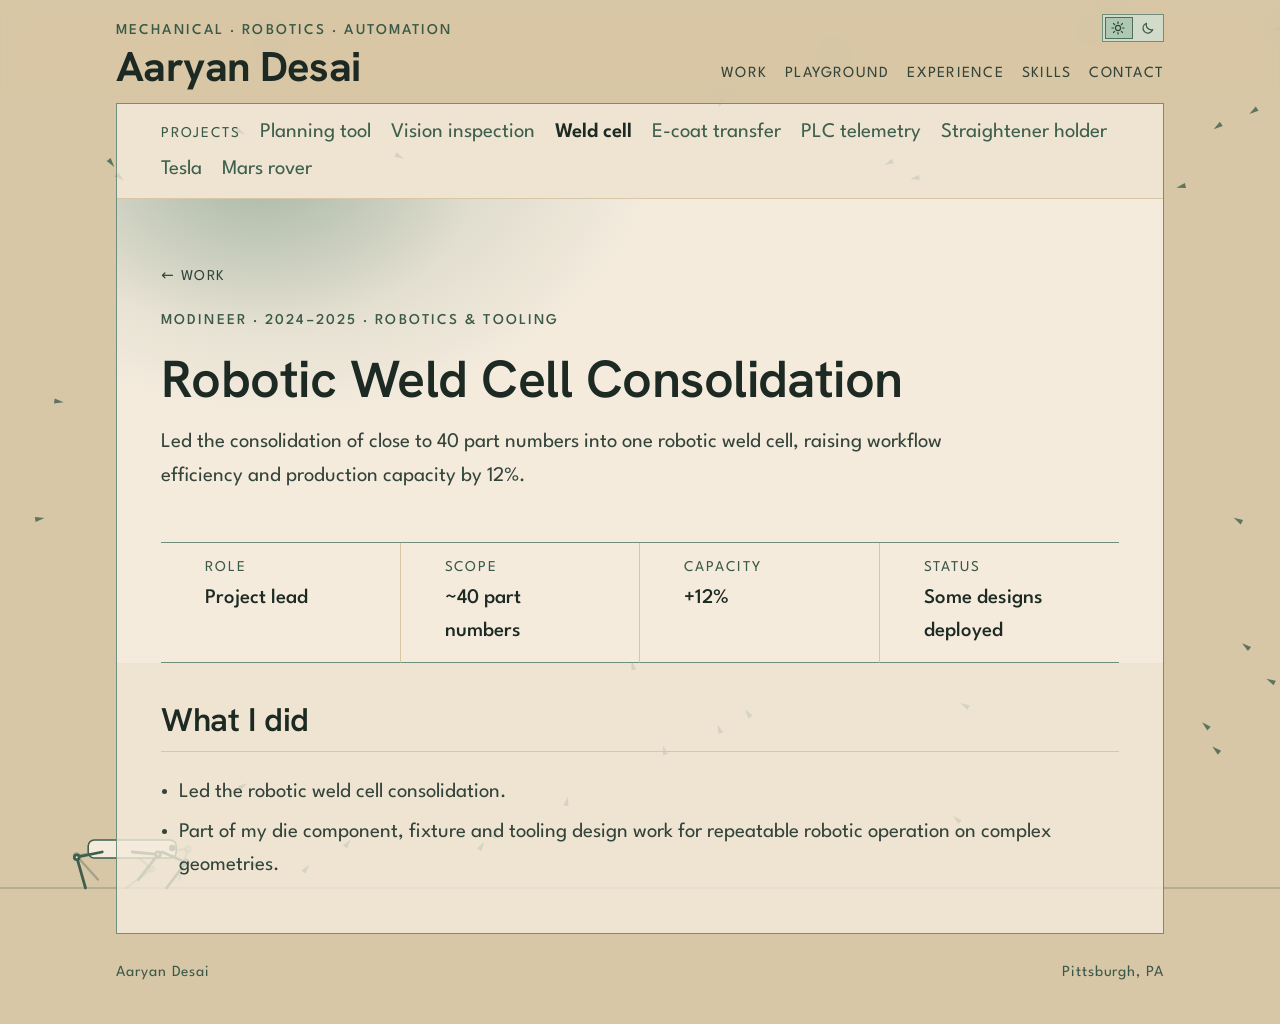
<file: work/weld-cell.html>
<!doctype html>
<html lang="en">
<head>
<meta charset="utf-8">
<meta name="viewport" content="width=device-width, initial-scale=1, viewport-fit=cover">
<title>Robotic Weld Cell Consolidation &middot; Aaryan Desai</title>
<link rel="preconnect" href="https://fonts.googleapis.com">
<link rel="preconnect" href="https://fonts.gstatic.com" crossorigin>
<link rel="stylesheet" href="https://fonts.googleapis.com/css2?family=Hanken+Grotesk:wght@500;600;700&family=League+Spartan:wght@400;500;600;700&display=swap">
<link rel="stylesheet" href="../assets/site.css">
</head>
<body>
<header class="topbar">
  <div class="topbar-inner">
    <p class="brand-tag">Mechanical &middot; Robotics &middot; Automation</p>
    <a class="wordmark" href="../index.html">Aaryan Desai</a>
    <nav>
      <a href="index.html">Work</a>
      <a href="../index.html#playground">Playground</a>
      <a href="../index.html#experience">Experience</a>
      <a href="../index.html#skills">Skills</a>
      <a href="../index.html#contact">Contact</a>
    </nav>
    <button class="theme-switch" id="theme-toggle" type="button" role="switch"
            aria-checked="false" aria-label="Dark mode">
      <span class="ts-track">
        <span class="ts-icon ts-sun" aria-hidden="true">
          <svg viewBox="0 0 24 24" width="14" height="14" fill="none" stroke="currentColor"
               stroke-width="2" stroke-linecap="round"><circle cx="12" cy="12" r="4.4"/><path
               d="M12 1.6v2.6M12 19.8v2.6M4.3 4.3l1.9 1.9M17.8 17.8l1.9 1.9M1.6 12h2.6M19.8 12h2.6M4.3 19.7l1.9-1.9M17.8 6.2l1.9-1.9"/></svg>
        </span>
        <span class="ts-icon ts-moon" aria-hidden="true">
          <svg viewBox="0 0 24 24" width="14" height="14" fill="none" stroke="currentColor"
               stroke-width="2" stroke-linejoin="round" stroke-linecap="round"><path
               d="M20.2 14.6A8.6 8.6 0 0 1 9.4 3.8a8.6 8.6 0 1 0 10.8 10.8z"/></svg>
        </span>
        <span class="ts-knob" aria-hidden="true"></span>
      </span>
    </button>
  </div>
</header>
<main class="sheet">
  <div class="frame">
    <nav class="worknav" aria-label="Projects">
      <span class="worknav-label">Projects</span>
      <a href="production-planning.html">Planning tool</a>
      <a href="vision-inspection.html">Vision inspection</a>
      <span aria-current="page">Weld cell</span>
      <a href="die-transfer.html">E-coat transfer</a>
      <a href="plc-telemetry.html">PLC telemetry</a>
      <a href="straightener-holder.html">Straightener holder</a>
      <a href="tesla-internships.html">Tesla</a>
      <a href="mars-rover.html">Mars rover</a>
    </nav>
    <section class="hero">
      <a class="backlink" href="index.html">&larr; Work</a>
      <div class="hero-body">
        <p class="eyebrow">Modineer &middot; 2024&ndash;2025 &middot; Robotics &amp; tooling</p>
        <h1>Robotic Weld Cell Consolidation</h1>
        <p class="lede">Led the consolidation of close to 40 part numbers into one robotic weld cell, raising workflow efficiency and production capacity by 12%.</p>
      </div>
      <div class="titleblock">
        <div class="tb-cell"><span class="tb-label">Role</span><span class="tb-value">Project lead</span></div>
        <div class="tb-cell"><span class="tb-label">Scope</span><span class="tb-value">~40 part numbers</span></div>
        <div class="tb-cell"><span class="tb-label">Capacity</span><span class="tb-value">+12%</span></div>
        <div class="tb-cell"><span class="tb-label">Status</span><span class="tb-value">Some designs deployed</span></div>
      </div>
    </section>
    <section class="section">
      <div class="section-head"><h2 class="section-title">What I did</h2></div>
      <div class="prose">
        <ul>
          <li>Led the robotic weld cell consolidation.</li>
          <li>Part of my die component, fixture and tooling design work for repeatable robotic operation on complex geometries.</li>
        </ul>
      </div>
    </section>
  </div>
</main>
<footer class="footer">
  <span>Aaryan Desai</span>
  <span class="spacer">Pittsburgh, PA</span>
</footer>
<script>
(function () {
  var root = document.documentElement;
  var btn  = document.getElementById('theme-toggle');
  var mq   = window.matchMedia('(prefers-color-scheme: dark)');

  function stored() {
    try { return localStorage.getItem('ad-theme'); } catch (e) { return null; }
  }
  function resolved() {
    var s = stored();
    return (s === 'dark' || s === 'light') ? s : (mq.matches ? 'dark' : 'light');
  }
  function paint() {
    var mode = resolved();
    btn.setAttribute('aria-checked', mode === 'dark' ? 'true' : 'false');
    btn.setAttribute('aria-label', mode === 'dark' ? 'Switch to light mode' : 'Switch to dark mode');
  }

  var s = stored();
  if (s === 'dark' || s === 'light') root.setAttribute('data-theme', s);
  paint();

  btn.addEventListener('click', function () {
    var next = resolved() === 'dark' ? 'light' : 'dark';
    root.setAttribute('data-theme', next);
    try { localStorage.setItem('ad-theme', next); } catch (e) {}
    paint();
  });

  // follow the OS while the visitor has expressed no preference of their own
  mq.addEventListener('change', function () { if (!stored()) paint(); });
})();
</script>
<script src="../assets/sims/backdrop.js" defer></script>

</body>
</html>
</file>
<file: assets/site.css>
/* ============================================================
   Aaryan Desai - portfolio
   Aenami "Lantern Glow" (dark) with an inverted Aenami light
   counterpart. Three theme states are handled: bare :root is
   light, the media query covers system-dark, and [data-theme]
   lets the toggle win in both directions.

   Ground family sampled from Alena Aenami, "In Search of Peace"
   via ~/ubuntu-rice/aenami-theme/palette/aenami.json
   ============================================================ */

/* ---- LIGHT: sage and cream. Five given colours - #F4EBDD cream,
   #D8C7A6 tan, #AFC8B4 light sage, #6F8F7B sage, #3E5F4D deep green - used
   verbatim where marked; the rest are derived from them so text clears
   AA on every ground it sits on. ---- */
:root {
  --paper:       #D8C7A6;   /* tan, verbatim: page and masthead */
  --surface:     #F4EBDD;   /* cream, verbatim: the sheet */
  --sunk:        #D2DAC9;   /* light sage cut 50/50 with the cream */
  --rule:        #D8C7A6;   /* tan, verbatim */
  --rule-firm:   #6F8F7B;   /* sage, verbatim */

  --ink:         #1C2A23;
  --ink-soft:    #33443B;
  --ink-faint:   #3A5948;   /* holds 4.5 on --sunk and on --paper */

  --accent:      #3E5F4D;   /* deep green, verbatim */
  --accent-wash: #AFC8B4;   /* light sage, verbatim */
  --accent-on:   #2C4638;
  --signal:      #4A705C;   /* between sage and deep green */
  --signal-wash: #AFC8B4;
  --signal-on:   #2C4638;
  --signal-lift: #2C4638;
  --head:        #3E5F4D;   /* deep green, verbatim */
  --mx-line:     #3E5F4D;   /* discipline-box outlines; dark mode leaves this unset */
  --sim-enemy:   #8E5B2E;   /* Playground drone: tan pushed dark, the one warm mark; 4.8:1 on cream */
  --glass:       rgba(244, 235, 221, 0.80);   /* --surface at 80%: the sheet the backdrop shows through */
  --tape:        #C08A2A;   /* work-in-progress caution tape: tan pushed to amber */
  --tape-ink:    #1C2A23;

  --glow-a:      rgba(111, 143, 123, 0.34);
  --glow-b:      rgba(111, 143, 123, 0.00);

  color-scheme: light;
}

/* ---- DARK: Lantern Glow. ---- */
@media (prefers-color-scheme: dark) {
  :root:not([data-theme="light"]) {
    --paper:       #0C1A24;
    --surface:     #142B3C;
    --sunk:        #1B3B51;
    --rule:        #1F4460;
    --rule-firm:   #25516F;

    --ink:         #F8FBFC;
    --ink-soft:    #A3B8C4;
    --ink-faint:   #90A6B2;

    --accent:      #6FC9DC;
    --accent-wash: #234456;
    --accent-on:   #6FC9DC;
    --signal:      #FF6B4F;
    --signal-wash: #33272B;
    --signal-on:   #FF6B4F;
    --signal-lift: #FF7B62;
    --head:        #F0B380;
    --mx-line:     initial;
    --sim-enemy:   #FF6B4F;
    --glass:       rgba(20, 43, 60, 0.80);
    --tape:        #F0B380;
    --tape-ink:    #0C1A24;

    --glow-a:      rgba(249, 98, 86, 0.50);
    --glow-b:      rgba(249, 98, 86, 0.00);

    color-scheme: dark;
  }
}

:root[data-theme="dark"] {
  --paper:       #0C1A24;
  --surface:     #142B3C;
  --sunk:        #1B3B51;
  --rule:        #1F4460;
  --rule-firm:   #25516F;

  --ink:         #F8FBFC;
  --ink-soft:    #A3B8C4;
  --ink-faint:   #90A6B2;

  --accent:      #6FC9DC;
  --accent-wash: #234456;
  --accent-on:   #6FC9DC;
  --signal:      #FF6B4F;
  --signal-wash: #33272B;
  --signal-on:   #FF6B4F;
  --signal-lift: #FF7B62;
  --head:        #F0B380;
  --mx-line:     initial;
  --sim-enemy:   #FF6B4F;
  --glass:       rgba(20, 43, 60, 0.80);
  --tape:        #F0B380;
  --tape-ink:    #0C1A24;

  --glow-a:      rgba(249, 98, 86, 0.50);
  --glow-b:      rgba(249, 98, 86, 0.00);

  color-scheme: dark;
}

/* ---- TYPE: three roles, set once. --font-accent is the "highlight"
   face: labels, dates, figures. ---- */
:root {
  --font-body:   "League Spartan", ui-sans-serif, system-ui, sans-serif;
  --font-head:   "Hanken Grotesk", ui-sans-serif, system-ui, sans-serif;
  --font-accent: "League Spartan", ui-sans-serif, system-ui, sans-serif;

  /* one size for all running content (the intro's size); --text-sm is the
     single step below it. Labels and dates keep their own 15px. */
  --text:    clamp(1.18rem, 2.3vw, 1.3rem);
  --text-sm: clamp(1.08rem, 2.1vw, 1.18rem);
}

* { box-sizing: border-box; }

body {
  margin: 0;
  background: var(--paper);
  color: var(--ink);
  font-family: var(--font-body);
  font-size: var(--text);
  line-height: 1.6;
  -webkit-font-smoothing: antialiased;
}

img { max-width: 100%; display: block; }

a { color: var(--accent); text-decoration: none; }
a:hover { text-decoration: underline; text-decoration-thickness: 1px; text-underline-offset: 3px; }
/* navigation and whole-card links show hover by colour, not underline */
.wordmark:hover, .topbar nav a:hover, .backlink:hover, .tile:hover, .index-row:hover { text-decoration: none; }
a:focus-visible, button:focus-visible {
  outline: 2px solid var(--accent);
  outline-offset: 2px;
}

/* ---------- sheet frame ---------------------------------- */

.sheet {
  max-width: 1080px;
  margin: 0 auto;
  padding-inline: 16px;
}

.frame {
  border: 1px solid var(--rule-firm);
  background: var(--glass);   /* see-through, so the backdrop reads faintly behind content */
  position: relative;
}

/* site-wide background canvas (assets/sims/backdrop.js); z-index -1 puts it
   above the page colour and under everything else */
.backdrop {
  position: fixed;
  inset: 0;
  width: 100%;
  height: 100%;
  z-index: -1;
  pointer-events: none;
}

/* corner registration ticks, like a real drawing border */
.frame::before,
.frame::after {
  content: "";
  position: absolute;
  width: 9px; height: 9px;
  border: 1px solid var(--rule-firm);
  pointer-events: none;
}
.frame::before { top: -1px; left: -1px; border-right: 0; border-bottom: 0; }
.frame::after  { bottom: -1px; right: -1px; border-left: 0; border-top: 0; }

/* ---------- type roles ----------------------------------- */

.eyebrow {
  font-family: var(--font-accent);
  font-size: 15px;
  font-weight: 500;
  letter-spacing: 0.14em;
  text-transform: uppercase;
  color: var(--ink-faint);
  margin: 0;
}

h1, h2, h3 {
  font-family: var(--font-head);
  font-weight: 600;
  letter-spacing: -0.01em;
  text-wrap: balance;
  margin: 0;
}

h1 { font-size: clamp(2.06rem, 6vw, 3.25rem); line-height: 1.04; }
h2 { font-size: clamp(1.46rem, 3.4vw, 1.9rem); line-height: 1.15; }
h3 { font-size: 1.1rem; line-height: 1.3; }

p { margin: 0; max-width: 68ch; }

.mono {
  font-family: var(--font-accent);
  font-variant-numeric: tabular-nums;
}

.lede {
  font-size: var(--text);
  color: var(--ink-soft);
  line-height: 1.62;
}

/* ---------- top nav -------------------------------------- */

.topbar {
  position: sticky;
  top: env(safe-area-inset-top, 0px);
  z-index: 20;
  background: color-mix(in srgb, var(--paper) 88%, transparent);
  backdrop-filter: blur(8px);
  border-bottom: 1px solid var(--rule);
}

/* masthead: a small tag line over a large name on the left; the theme
   switch over the nav on the right, nav sitting on the name's baseline */
.topbar-inner {
  max-width: 1080px;
  margin: 0 auto;
  padding: 14px 16px 14px;
  display: grid;
  grid-template-columns: minmax(0, 1fr) auto;
  grid-template-areas:
    "tag  switch"
    "name nav";
  column-gap: 24px;
  row-gap: 4px;
  align-items: end;
}

.brand-tag {
  grid-area: tag;
  font-family: var(--font-accent);
  font-size: 15px;
  font-weight: 500;
  letter-spacing: 0.14em;
  text-transform: uppercase;
  color: var(--ink-faint);
  max-width: none;
  /* at tablet widths the nav narrows this column; the line may run on
     under the theme switch's row rather than break in two */
  white-space: nowrap;
}

.brand { grid-area: name; font-size: inherit; line-height: 1; }
.topbar-inner > .wordmark { grid-area: name; }

.wordmark {
  display: block;
  font-family: var(--font-head);
  font-size: clamp(1.75rem, 4.6vw, 2.6rem);
  font-weight: 700;
  line-height: 1;
  letter-spacing: -0.015em;
  color: var(--ink);
  text-decoration: none;
}

.topbar .theme-switch { grid-area: switch; justify-self: end; align-self: center; }

.topbar nav {
  grid-area: nav;
  display: flex;
  gap: 18px;
  flex-wrap: wrap;
  padding-bottom: 2px;
}

@media (max-width: 640px) {
  .topbar-inner {
    grid-template-areas:
      "tag  tag"
      "name switch"
      "nav  nav";
    row-gap: 6px;
    padding-block: 10px;
  }
  .brand-tag { letter-spacing: 0.06em; white-space: normal; }
  .topbar nav { padding-bottom: 0; }
}

.topbar nav a {
  font-family: var(--font-accent);
  font-size: 15.5px;
  letter-spacing: 0.08em;
  text-transform: uppercase;
  color: var(--ink-soft);
  text-decoration: none;
}
.topbar nav a:hover { color: var(--accent); }

.theme-switch {
  background: none;
  border: 0;
  padding: 0;
  cursor: pointer;
  line-height: 0;
  -webkit-tap-highlight-color: transparent;
}

.ts-track {
  position: relative;
  display: inline-flex;
  align-items: stretch;
  width: 62px;
  height: 28px;
  border: 1px solid var(--rule-firm);
  background: var(--sunk);
  transition: border-color 140ms ease;
}
.theme-switch:hover .ts-track { border-color: var(--accent); }

/* the knob sits behind the icons and marks which mode is active */
.ts-knob {
  position: absolute;
  top: 2px;
  left: 2px;
  width: 28px;
  height: 22px;
  border: 1px solid;
  transition: transform 180ms cubic-bezier(.4, 0, .2, 1),
              background 140ms ease, border-color 140ms ease;
}
/* the knob carries the ACTIVE mode's colour, so the highlighted icon
   always sits on a wash of its own hue */
.theme-switch[aria-checked="false"] .ts-knob {
  background: var(--signal-wash);
  border-color: var(--signal);
}
.theme-switch[aria-checked="true"] .ts-knob {
  background: var(--accent-wash);
  border-color: var(--accent);
  transform: translateX(30px);
}

.ts-icon {
  position: relative;
  z-index: 1;
  flex: 1 1 50%;
  display: grid;
  place-items: center;
  color: var(--ink-faint);
  transition: color 140ms ease;
}
.ts-icon svg { display: block; }

/* highlight whichever mode is currently live */
.theme-switch[aria-checked="false"] .ts-sun  { color: var(--signal-on); }
.theme-switch[aria-checked="true"]  .ts-moon { color: var(--accent-on); }

.theme-switch:focus-visible { outline: none; }
.theme-switch:focus-visible .ts-track {
  outline: 2px solid var(--accent);
  outline-offset: 2px;
}

@media (prefers-reduced-motion: reduce) {
  .ts-knob { transition: none; }
}


/* ---------- hero / title block --------------------------- */

.hero {
  padding: clamp(32px, 6vw, 60px) clamp(20px, 4vw, 44px) 0;
  background:
    radial-gradient(ellipse 62% 105% at 16% -14%, var(--glow-a), var(--glow-b) 58%),
    radial-gradient(ellipse 34% 52% at 13% -4%, var(--glow-a), var(--glow-b) 62%),
    var(--surface);
}

.hero-body { display: grid; gap: 20px; }


/* title block: the grid of label/value cells from a drawing sheet */
.titleblock {
  margin-top: clamp(32px, 5vw, 48px);
  border-top: 1px solid var(--rule-firm);
  display: grid;
  grid-template-columns: repeat(4, 1fr);
}

.tb-cell {
  padding: 12px clamp(20px, 4vw, 44px) 14px;
  border-right: 1px solid var(--rule);
  border-bottom: 1px solid var(--rule-firm);
}
.tb-cell:first-child { padding-left: clamp(20px, 4vw, 44px); }
.tb-cell:last-child { border-right: 0; }

.tb-label {
  font-family: var(--font-accent);
  font-size: 15px;
  letter-spacing: 0.13em;
  text-transform: uppercase;
  color: var(--ink-faint);
  display: block;
  margin-bottom: 3px;
}
.tb-value { font-size: var(--text); font-weight: 500; line-height: 1.35; }

@media (max-width: 720px) {
  .titleblock { grid-template-columns: repeat(2, 1fr); }
  .tb-cell:nth-child(2n) { border-right: 0; }
  .tb-cell { padding-inline: 20px; }
}

/* ---------- generic section ------------------------------ */

.section {
  padding: clamp(26px, 3.6vw, 38px) clamp(20px, 4vw, 44px) clamp(34px, 4.6vw, 50px);
  scroll-margin-top: 112px;   /* clear the sticky masthead on #anchor jumps */
}
.section + .section { border-top: 1px solid var(--rule); }

.section-head {
  display: flex;
  align-items: baseline;
  gap: 14px;
  flex-wrap: wrap;
  margin-bottom: 26px;
}
.section-head .count {
  font-family: var(--font-accent);
  font-size: 15px;
  color: var(--ink-faint);
  margin-left: auto;
  font-variant-numeric: tabular-nums;
}

/* ---------- drawing index (project list) ----------------- */

.index-list { border-top: 1px solid var(--rule-firm); }

.index-row {
  display: grid;
  grid-template-columns: 160px minmax(0, 1fr) auto;
  gap: 6px 24px;
  align-items: start;
  padding: 20px 0;
  border-bottom: 1px solid var(--rule);
  text-decoration: none;
  color: inherit;
  position: relative;
  transition: background 120ms ease, padding-left 120ms ease;
}
.index-row:hover,
.index-row:focus-visible {
  background: var(--sunk);
  padding-left: 12px;
}
.index-row:hover .index-title { color: var(--accent); }
.index-row:hover .tile-thumb { border-color: var(--accent); }

.index-main { display: grid; gap: 7px; }
.index-title {
  font-family: var(--font-head);
  font-size: clamp(1.24rem, 2.6vw, 1.45rem);
  font-weight: 600;
  line-height: 1.2;
  color: var(--head);
  transition: color 120ms ease;
}
.index-sub { color: var(--ink-soft); font-size: var(--text); line-height: 1.5; max-width: 62ch; }

.index-meta {
  display: flex;
  flex-direction: column;
  align-items: flex-end;
  gap: 8px;
  text-align: right;
}
.index-year {
  font-weight: 500;
  font-family: var(--font-accent);
  font-size: 16px;
  color: var(--ink-faint);
  font-variant-numeric: tabular-nums;
  white-space: nowrap;
}

.tags { display: flex; gap: 5px; flex-wrap: wrap; justify-content: flex-end; }

.tag {
  font-family: var(--font-accent);
  font-size: 15px;
  font-weight: 500;
  letter-spacing: 0.1em;
  padding: 3px 7px;
  background: var(--accent-wash);
  color: var(--accent-on);
  white-space: nowrap;
}
.tag[data-d="MECH"] { background: var(--signal-wash); color: var(--signal-on); }

/* three columns stop fitting before the phone breakpoint: the thumbnail
   and the matrix would squeeze the text between them. So the meta
   drops under the text first, then everything stacks. */
@media (max-width: 980px) {
  .index-row { grid-template-columns: 140px minmax(0, 1fr); gap: 12px 20px; }
  .index-row .index-thumb { grid-row: 1 / span 2; }
  .index-meta { grid-column: 2; align-items: flex-start; text-align: left; }
  .tags { justify-content: flex-start; }
}

@media (max-width: 640px) {
  .index-row { grid-template-columns: minmax(0, 1fr); }
  .index-row .index-thumb { grid-row: auto; aspect-ratio: 16 / 9; }
  .index-meta { grid-column: auto; }
}

/* ---------- metric strip --------------------------------- */

.metrics {
  display: grid;
  grid-template-columns: repeat(auto-fit, minmax(150px, 1fr));
  border-top: 1px solid var(--rule-firm);
  border-left: 1px solid var(--rule);
}
.metric {
  padding: 16px 18px;
  border-right: 1px solid var(--rule);
  border-bottom: 1px solid var(--rule);
}
.metric-value {
  font-family: var(--font-accent);
  font-size: clamp(1.51rem, 3.6vw, 1.85rem);
  font-weight: 600;
  color: var(--signal);
  font-variant-numeric: tabular-nums;
  line-height: 1.1;
  letter-spacing: -0.02em;
}
.metric-label {
  font-family: var(--font-accent);
  font-size: 15px;
  letter-spacing: 0.1em;
  text-transform: uppercase;
  color: var(--ink-faint);
  margin-top: 6px;
  line-height: 1.4;
}

/* ---------- experience ----------------------------------- */

.roles { display: grid; gap: 0; border-top: 1px solid var(--rule-firm); }

.role {
  display: grid;
  grid-template-columns: 170px 1fr;
  gap: 4px 28px;
  padding: 22px 0;
  border-bottom: 1px solid var(--rule);
}
.role-when {
  font-family: var(--font-accent);
  font-size: 15.5px;
  color: var(--ink-faint);
  letter-spacing: 0.04em;
  padding-top: 5px;
  font-variant-numeric: tabular-nums;
}
.role-title { font-weight: 600; font-size: 1.02rem; }
.role-org { color: var(--ink-soft); font-size: 16.5px; margin-bottom: 9px; }
.role ul { margin: 0; padding-left: 17px; display: grid; gap: 5px; }
.role li { color: var(--ink-soft); font-size: 16.5px; line-height: 1.55; }
.role li strong { color: var(--ink); font-weight: 600; }

@media (max-width: 640px) {
  .role { grid-template-columns: 1fr; gap: 8px; }
  .role-when { padding-top: 0; }
}

/* ---------- skills --------------------------------------- */

.skill-grid {
  display: grid;
  grid-template-columns: repeat(auto-fit, minmax(210px, 1fr));
  gap: 0;
  border-top: 1px solid var(--rule-firm);
  border-left: 1px solid var(--rule);
}
.skill-block {
  padding: 16px 18px 18px;
  border-right: 1px solid var(--rule);
  border-bottom: 1px solid var(--rule);
}
.skill-block h3 {
  font-family: var(--font-accent);
  font-size: 15px;
  font-weight: 500;
  letter-spacing: 0.12em;
  text-transform: uppercase;
  color: var(--ink-faint);
  margin-bottom: 9px;
}
.skill-block p { font-size: var(--text); line-height: 1.55; color: var(--ink); }

/* ---------- project page --------------------------------- */

.backlink {
  font-family: var(--font-accent);
  font-size: 15px;
  letter-spacing: 0.1em;
  text-transform: uppercase;
  text-decoration: none;
  color: var(--ink-soft);
  display: inline-block;
  margin-bottom: 20px;
}
.backlink:hover { color: var(--accent); }

.prose { display: grid; gap: 14px; }
.prose p { font-size: var(--text); line-height: 1.68; color: var(--ink-soft); }
.prose p strong { color: var(--ink); font-weight: 600; }
.prose ul { margin: 0; padding-left: 18px; display: grid; gap: 7px; }
.prose li { font-size: var(--text); line-height: 1.6; color: var(--ink-soft); }
.prose li strong { color: var(--ink); font-weight: 600; }

/* image plate - drop a render or screenshot in */
.plate { margin: 26px 0 0; }
.plate img { border: 1px solid var(--rule-firm); background: var(--sunk); width: 100%; }

/* a set of small plates, two across */
.plate-grid {
  margin-top: 26px;
  display: grid;
  grid-template-columns: repeat(2, minmax(0, 1fr));
  gap: 22px 18px;
}
.plate-grid .plate { margin: 0; }
.plate-grid .plate img { aspect-ratio: 4 / 3; object-fit: contain; }
@media (max-width: 560px) { .plate-grid { grid-template-columns: minmax(0, 1fr); } }

/* ---------- work in progress ----------------------------- */
/* Caution tape for anything still being made. .wip fills an image
   slot; .wip-chip sits inline where a value is still coming. */
.wip {
  --stripes: repeating-linear-gradient(-45deg,
               var(--tape) 0 14px, var(--tape-ink) 14px 28px);
  position: relative;
  aspect-ratio: 16 / 9;
  border: 1px solid var(--rule-firm);
  background: var(--sunk);
  background-image: radial-gradient(ellipse 70% 90% at 50% 120%, var(--glow-a), var(--glow-b) 70%);
  display: grid;
  place-content: center;
  justify-items: center;
  gap: 4px;
  padding: 34px 20px;
  text-align: center;
  overflow: hidden;
}
.wip::before, .wip::after {
  content: "";
  position: absolute;
  left: 0; right: 0;
  height: 14px;
  background: var(--stripes);
  background-size: 39.6px 100%;   /* one stripe pair across the diagonal: 28 * sqrt(2) */
  animation: wip-tape 1.6s linear infinite;
}
.wip::before { top: 0; }
.wip::after  { bottom: 0; animation-direction: reverse; }
@keyframes wip-tape { to { background-position: 39.6px 0; } }

.wip-cone {
  width: 46px; height: 46px;
  color: var(--tape);
  transform-origin: 50% 100%;
  margin-bottom: 4px;
}
.wip:hover .wip-cone { animation: wip-wobble 0.6s ease-in-out 2; }
@keyframes wip-wobble {
  25% { transform: rotate(-8deg); }
  75% { transform: rotate(8deg); }
}

.wip-tag {
  font-family: var(--font-accent);
  font-size: 15px;
  letter-spacing: 0.14em;
  text-transform: uppercase;
  color: var(--ink-faint);
}
.wip-what {
  font-family: var(--font-head);
  font-size: 1.28rem;
  font-weight: 600;
  color: var(--head);
}

.wip-chip {
  display: inline-block;
  padding: 1px 8px 1px 14px;
  border: 1px solid var(--rule-firm);
  background:   /* a short run of tape down the left edge, then the chip */
    linear-gradient(90deg, transparent 0 7px, var(--sunk) 7px),
    repeating-linear-gradient(-45deg, var(--tape) 0 4px, var(--tape-ink) 4px 8px);
  font-family: var(--font-accent);
  font-size: 15px;
  letter-spacing: 0.1em;
  text-transform: uppercase;
  color: var(--ink-soft);
  white-space: nowrap;
}

.plate figcaption {
  font-family: var(--font-accent);
  font-size: 15px;
  color: var(--ink-faint);
  margin-top: 8px;
  line-height: 1.5;
}

/* spec table */
.spec { width: 100%; border-collapse: collapse; font-size: var(--text); }
.spec th, .spec td {
  text-align: left;
  padding: 9px 12px 9px 0;
  border-bottom: 1px solid var(--rule);
  vertical-align: top;
}
.spec th {
  font-family: var(--font-accent);
  font-size: 15px;
  letter-spacing: 0.1em;
  text-transform: uppercase;
  color: var(--ink-faint);
  font-weight: 500;
  width: 34%;
  white-space: nowrap;
}
.spec td { color: var(--ink); }
/* a label beside a multi-line value */
.spec th.mid { vertical-align: middle; }
.table-scroll { overflow-x: auto; }

/* footnote under a page's last section */
.footnote {
  margin-top: 28px;
  padding-top: 10px;
  border-top: 1px solid var(--rule);
  font-family: var(--font-accent);
  font-size: 15.5px;
  color: var(--ink-faint);
  line-height: 1.5;
}

/* ---------- footer --------------------------------------- */

.footer {
  padding: 26px 16px 40px;
  max-width: 1080px;
  margin: 0 auto;
  display: flex;
  gap: 14px;
  flex-wrap: wrap;
  align-items: baseline;
}
.footer, .footer a {
  font-family: var(--font-accent);
  font-size: 15.5px;
  letter-spacing: 0.06em;
  color: var(--ink-faint);
}
.footer .spacer { margin-left: auto; }

@media (prefers-reduced-motion: reduce) {
  * { transition: none !important; animation: none !important; }
}

/* ---------- flow diagram (data pipeline) ----------------- */

.flow {
  display: flex;
  align-items: stretch;
  gap: 0;
  flex-wrap: wrap;
  margin-top: 24px;
  border: 1px solid var(--rule-firm);
  background: var(--sunk);
  padding: 18px 16px;
}
.flow-node {
  flex: 1 1 130px;
  min-width: 0;
  border: 1px solid var(--rule-firm);
  background: var(--surface);
  padding: 11px 12px;
  display: grid;
  gap: 3px;
  align-content: start;
}
.flow-node .n-name {
  font-family: var(--font-accent);
  font-size: 15.5px;
  font-weight: 600;
  color: var(--ink);
  letter-spacing: 0.02em;
}
.flow-node .n-desc { font-size: var(--text); color: var(--ink-soft); line-height: 1.45; }
.flow-arrow {
  flex: 0 0 34px;
  display: grid;
  place-content: center;
  color: var(--accent);
  font-family: var(--font-accent);
  font-size: 17px;
}
@media (max-width: 680px) {
  .flow { flex-direction: column; }
  .flow-arrow { flex: 0 0 24px; transform: rotate(90deg); }
}

/* ---------- about ---------------------------------------- */

.about-grid {
  display: grid;
  grid-template-columns: 1.55fr 1fr;
  gap: clamp(24px, 4vw, 48px);
  align-items: start;
}
@media (max-width: 760px) { .about-grid { grid-template-columns: 1fr; } }

.about-prose { display: grid; gap: 14px; }
.about-prose p { font-size: var(--text); line-height: 1.7; color: var(--ink-soft); max-width: 62ch; }
.about-prose p strong { color: var(--ink); font-weight: 600; }
.about-prose p.first { font-size: var(--text); color: var(--ink); line-height: 1.6; }

.about-aside {
  border: 1px solid var(--rule-firm);
  background: var(--sunk);
  padding: 16px 18px 18px;
  display: grid;
  gap: 13px;
}
.aside-row { display: grid; gap: 3px; }
.aside-k {
  font-family: var(--font-accent);
  font-size: 15px;
  letter-spacing: 0.12em;
  text-transform: uppercase;
  color: var(--ink-faint);
}
.aside-v { font-size: var(--text); color: var(--ink); line-height: 1.45; }

/* ---------- timeline ------------------------------------- */
/* No rules between entries: the rail is the only line. Dates sit
   right-aligned against it so the block reads from the middle out. */

.timeline { max-width: 840px; margin-inline: auto; }

.tl-item {
  display: grid;
  grid-template-columns: 190px 22px minmax(0, 1fr);
  column-gap: 14px;
  padding-bottom: 30px;
}
.tl-item:last-child { padding-bottom: 0; }

/* date and the first line of the entry share a 22px line box, and the
   marker is centred on it */
.tl-when {
  font-family: var(--font-accent);
  font-size: 15px;
  line-height: 22px;
  color: var(--ink-faint);
  letter-spacing: 0.04em;
  font-variant-numeric: tabular-nums;
  white-space: nowrap;
  text-align: right;
}

/* the rail: a marker whose shape encodes what kind of entry this is */
.tl-rail { position: relative; }
.tl-rail::before {
  content: "";
  position: absolute;
  left: 10px;
  top: 0;
  bottom: -30px;
  width: 1px;
  background: var(--rule-firm);
}
.tl-item:first-child .tl-rail::before { top: 11px; }
.tl-item:last-child .tl-rail::before { bottom: auto; height: 11px; }
.tl-rail::after {
  content: "";
  position: absolute;
  left: 6px;
  top: 7px;
  width: 7px;
  height: 7px;
  background: var(--surface);
  border: 1px solid var(--accent);
}
/* education gets a filled marker, work an open one - a real distinction */
.tl-item[data-kind="edu"] .tl-rail::after {
  background: var(--head);
  border-color: var(--head);
}

.tl-title { font-weight: 600; font-size: var(--text); color: var(--ink); line-height: 1.25; }
.tl-org { color: var(--ink-soft); font-size: var(--text); margin-top: 2px; }
.tl-note { color: var(--ink-soft); font-size: var(--text); line-height: 1.55; margin-top: 8px; max-width: 58ch; }
.tl-kind {
  font-family: var(--font-accent);
  font-size: 15px;
  line-height: 22px;
  letter-spacing: 0.12em;
  text-transform: uppercase;
  color: var(--ink-faint);
  margin-bottom: 4px;
}
.tl-links { margin-top: 9px; display: flex; gap: 4px 18px; flex-wrap: wrap; }
.tl-links a { font-size: var(--text); }

@media (max-width: 640px) {
  .tl-item { grid-template-columns: 22px minmax(0, 1fr); column-gap: 8px; }
  .tl-when { grid-column: 2; text-align: left; white-space: normal; }
  .tl-rail { grid-row: 1 / span 2; grid-column: 1; }
  .tl-body { grid-column: 2; }
}

/* ---------- work index filters --------------------------- */

.filters {
  display: flex;
  gap: 7px;
  flex-wrap: wrap;
  margin-bottom: 22px;
}
.filter {
  font-family: var(--font-accent);
  font-size: 15px;
  letter-spacing: 0.08em;
  text-transform: uppercase;
  padding: 6px 11px;
  background: none;
  border: 1px solid var(--rule-firm);
  color: var(--ink-soft);
  cursor: pointer;
  transition: border-color 120ms ease, color 120ms ease, background 120ms ease;
}
.filter:hover { border-color: var(--accent); color: var(--accent); }
.filter[aria-pressed="true"] {
  background: var(--accent-wash);
  border-color: var(--accent);
  color: var(--accent-on);
}
.filter .fc { color: var(--ink-faint); margin-left: 6px; }
.filter[aria-pressed="true"] .fc { color: var(--accent-on); opacity: 0.75; }

.index-row[hidden] { display: none !important; }

.filter-empty {
  padding: 26px 0;
  color: var(--ink-faint);
  font-family: var(--font-accent);
  font-size: 15.5px;
}

/* ---------- section headings ----------------------------- */
/* Promoted from the mono eyebrow treatment: these are headings,
   not captions, and were reading as subtitles at label size. */

.section-title {
  font-family: var(--font-head);
  font-size: clamp(1.6rem, 3.3vw, 2.05rem);
  font-weight: 600;
  line-height: 1.15;
  letter-spacing: -0.012em;
  color: var(--ink);
  margin: 0;
  text-wrap: balance;
}

.section-head {
  align-items: baseline;
  margin-bottom: 24px;
  padding-bottom: 12px;
  border-bottom: 1px solid var(--rule);
}

/* ---------- discipline matrix (work index) --------------- */

.matrix {
  display: grid;
  grid-template-columns: repeat(4, minmax(0, 1fr));
  border: 1px solid var(--mx-line, var(--rule-firm));
  min-width: 232px;
}

/* League Spartan sits high in its line box (ascent 10, descent 3 at 15px),
   so equal padding leaves the letters 2px above centre: the top padding
   carries the difference. The extra 0.04em on the left balances the
   letter-spacing that trails the last letter. */
.mx {
  padding: 9px 4px 6px calc(4px + 0.04em);
  text-align: center;
  border-right: 1px solid var(--mx-line, var(--rule));
  font-family: var(--font-accent);
  font-size: 15px;
  letter-spacing: 0.04em;
  color: var(--ink-faint);
  background: none;
  line-height: 1.2;
}
.mx:last-child { border-right: 0; }

.mx[data-on="1"] {
  background: var(--signal-wash);
  color: var(--signal-on);
  font-weight: 600;
}

.mx-label {
  display: block;
  font-size: 15px;
}

/* four 8-character labels only fit a phone-width row with the cell
   padding and tracking taken out */
@media (max-width: 640px) {
  .matrix { min-width: 0; width: 100%; }
  .mx { padding-inline: 0; letter-spacing: 0; }
}

/* work index meta: company/date and status carry real weight now */
.index-status {
  font-family: var(--font-accent);
  font-size: 15px;
  letter-spacing: 0.04em;
  color: var(--ink-soft);
  white-space: nowrap;
}

/* the "currently" line: a status readout, not a sentence */
.about-now {
  font-family: var(--font-accent);
  font-size: var(--text-sm);
  line-height: 1.6;
  color: var(--ink-soft);
  margin: 0;
  max-width: none;
}
.now-k {
  display: inline-block;
  font-size: 15px;
  letter-spacing: 0.12em;
  text-transform: uppercase;
  color: var(--signal);
  margin-right: 9px;
}

/* a hero with no title block closing it off: it needs its own bottom
   edge, and the section below needs the rule the title block gave */
.hero-open { padding-bottom: clamp(28px, 4vw, 40px); }
.hero-open + .section { border-top: 1px solid var(--rule); }

/* ---------- project tiles (landing) ---------------------- */

.section-head .more { margin-left: auto; font-size: var(--text); }

/* strip with a chevron either side */
.tile-row {
  display: grid;
  grid-template-columns: auto minmax(0, 1fr) auto;
  column-gap: 10px;
  align-items: start;
}

/* --thumb-h is set from script so the chevron centres on the thumbnails
   rather than on thumbnail-plus-title; the 4px matches the strip's inset */
.tile-step {
  width: 30px;
  height: var(--thumb-h, 100%);
  margin-top: 4px;
  display: grid;
  place-items: center;
  padding: 0;
  background: none;
  border: 0;
  color: var(--ink-faint);
  cursor: pointer;
  transition: color 120ms ease;
}
.tile-step svg { display: block; width: 26px; height: 26px; }
.tile-step:hover:not(:disabled) { color: var(--accent); }
.tile-step:disabled { opacity: 0.3; cursor: default; }

/* a window exactly --per tiles wide. Every tile is a mandatory stop, so
   a swipe, a wheel flick or an arrow all move by whole tiles and never
   rest on a half. The 4px inset only keeps focus rings from clipping. */
.tile-strip {
  --per: 3;
  --gap: 16px;
  display: grid;
  grid-auto-flow: column;
  grid-auto-columns: calc((100% - (var(--per) - 1) * var(--gap)) / var(--per));
  gap: var(--gap);
  overflow-x: auto;
  scroll-snap-type: x mandatory;
  margin-inline: -4px;
  padding: 4px 4px 14px;
  scroll-padding-inline: 4px;
  scrollbar-width: thin;
  scrollbar-color: var(--rule-firm) transparent;
}
@media (max-width: 760px) { .tile-strip { --per: 2; } }
@media (max-width: 480px) { .tile-strip { --per: 1; } }

.tile {
  display: grid;
  gap: 10px;
  align-content: start;
  text-decoration: none;
  color: inherit;
  scroll-snap-align: start;
  scroll-snap-stop: always;
}

.tile-thumb {
  display: block;
  aspect-ratio: 4 / 3;
  border: 1px solid var(--rule-firm);
  background: var(--sunk);
  overflow: hidden;
  transition: border-color 120ms ease;
}
.tile-thumb img { width: 100%; height: 100%; object-fit: cover; }

.tile-title {
  font-family: var(--font-head);
  font-size: 1.28rem;
  font-weight: 600;
  line-height: 1.25;
  color: var(--head);
  transition: color 120ms ease;
}
.tile:hover .tile-thumb { border-color: var(--accent); }
.tile:hover .tile-title { color: var(--accent); }

/* ---------- project menu (project pages) ----------------- */

.worknav {
  display: flex;
  flex-wrap: wrap;
  align-items: baseline;
  gap: 4px 20px;
  padding: 12px clamp(20px, 4vw, 44px);
  border-bottom: 1px solid var(--rule);
  font-size: var(--text);
}
.worknav-label {
  font-family: var(--font-accent);
  font-size: 15px;
  letter-spacing: 0.12em;
  text-transform: uppercase;
  color: var(--ink-faint);
}
.worknav [aria-current] { color: var(--ink); font-weight: 600; }

/* ---------- copy-on-click email -------------------------- */

.copy[data-copied]::after {
  content: "Copied";
  display: inline-block;   /* keeps the link's hover underline off the label */
  margin-left: 12px;
  font-family: var(--font-accent);
  font-size: 15px;
  letter-spacing: 0.08em;
  text-transform: uppercase;
  color: var(--ink-faint);
}

.sr-only {
  position: absolute;
  width: 1px; height: 1px;
  margin: -1px; padding: 0;
  overflow: hidden;
  clip-path: inset(50%);
  white-space: nowrap;
}

/* ---------- picture-less project tile --------------------- */
/* a project with no image shows its headline figure instead */
.tile-thumb.is-stat {
  background-image: radial-gradient(ellipse 70% 90% at 50% 120%, var(--glow-a), var(--glow-b) 70%);
  display: grid;
  place-content: center;
  justify-items: center;
  gap: 6px;
  padding: 12px;
  text-align: center;
}
.tile-thumb .stat {
  font-family: var(--font-head);
  font-size: clamp(1.35rem, 2.6vw, 1.9rem);
  font-weight: 700;
  line-height: 1.1;
  letter-spacing: -0.01em;
  color: var(--signal);
}
.tile-thumb .stat-label {
  font-family: var(--font-accent);
  font-size: 15px;
  letter-spacing: 0.1em;
  text-transform: uppercase;
  color: var(--ink-faint);
}
.index-row .index-thumb.is-stat { padding: 6px; gap: 2px; }
.index-row .index-thumb .stat { font-size: 1.15rem; }

/* ---------- playground (landing) ------------------------- */
/* The canvas reads its colours from the tokens above, so nothing
   here sets a colour the sim draws with. */

.sim { display: grid; gap: 18px; }
.sim-lede { margin: 0; max-width: 68ch; font-size: var(--text); line-height: 1.68; color: var(--ink-soft); }

.sim-controls { display: flex; flex-wrap: wrap; gap: 10px; }
.sim-btn {
  font-family: var(--font-accent);
  font-size: 15px;
  font-weight: 500;
  letter-spacing: 0.02em;
  color: var(--ink);
  background: transparent;
  border: 1px solid var(--rule-firm);
  border-radius: 3px;
  padding: 8px 13px 5px;   /* League Spartan sits high: the top carries the difference */
  cursor: pointer;
  display: inline-flex;
  align-items: center;
  gap: 8px;
}
.sim-btn:hover { border-color: var(--accent); color: var(--accent-on); }
.sim-btn[aria-pressed="true"] { background: var(--accent-wash); border-color: var(--accent); color: var(--accent-on); }
.sim-btn kbd {
  font-family: var(--font-accent);
  font-size: 15px;
  line-height: 1;
  border: 1px solid currentColor;
  border-radius: 3px;
  padding: 3px 5px 0;
  opacity: 0.75;
}

.sim-field {
  position: relative;
  aspect-ratio: 16 / 10;
  max-width: 100%;
  border: 1px solid var(--rule-firm);
  background: var(--surface);
  overflow: hidden;
}
.sim-field canvas {
  display: block;
  width: 100%;
  height: 100%;
  cursor: crosshair;
  touch-action: pan-y;     /* taps steer and fire; a vertical swipe still scrolls the page */
}
.sim-field canvas:focus-visible { outline: 2px solid var(--accent); outline-offset: -2px; }
.sim-mode {
  position: absolute;
  top: 12px; left: 12px;
  pointer-events: none;
  font-family: var(--font-accent);
  font-size: 15px;
  font-weight: 500;
  letter-spacing: 0.08em;
  text-transform: uppercase;
  color: var(--ink-soft);
  background: var(--surface);
  border: 1px solid var(--rule-firm);
  border-radius: 999px;
  padding: 5px 11px 2px;
  display: inline-flex;
  align-items: center;
  gap: 8px;
}
.sim-mode::before { content: ""; width: 8px; height: 8px; border-radius: 50%; background: var(--ink-faint); margin-top: -3px; }
.sim-mode[data-mode="manual"]::before { background: var(--sim-enemy); }
@media (max-width: 600px) { .sim-field { aspect-ratio: 1 / 1; } }

.sim-telemetry {
  margin: 0;
  background: var(--sunk);
  padding: 14px 16px;
  display: grid;
  grid-template-columns: repeat(4, minmax(0, 1fr));
  gap: 14px 18px;
}
.sim-telemetry div { min-width: 0; }
.sim-telemetry dt {
  font-family: var(--font-accent);
  font-size: 15px;
  font-weight: 500;
  letter-spacing: 0.1em;
  text-transform: uppercase;
  color: var(--ink-faint);
}
.sim-telemetry dd {
  margin: 0;
  font-family: var(--font-head);
  font-weight: 600;
  font-size: 1.2rem;
  font-variant-numeric: tabular-nums;
  color: var(--ink);
  white-space: nowrap;
}
.sim-telemetry dd small { font-family: var(--font-accent); font-weight: 400; font-size: 15px; color: var(--ink-soft); }
.sim-feet { display: flex; gap: 5px; }
.sim-feet span {
  font-family: var(--font-accent);
  font-size: 15px;
  font-weight: 600;
  letter-spacing: 0.04em;
  padding: 3px 6px 0;
  border-radius: 3px;
  border: 1px solid var(--rule-firm);
  color: var(--ink-soft);
}
.sim-feet span.up { background: var(--accent); border-color: var(--accent); color: var(--surface); }
@media (max-width: 720px) { .sim-telemetry { grid-template-columns: repeat(2, minmax(0, 1fr)); } }

.sim-more { border-top: 1px solid var(--rule); padding-top: 14px; }
.sim-more summary {
  cursor: pointer;
  font-family: var(--font-head);
  font-weight: 600;
  font-size: 1.15rem;
  color: var(--head);
}
.sim-more summary:focus-visible { outline: 2px solid var(--accent); outline-offset: 2px; }
.sim-hint { margin: 10px 0 0; max-width: 68ch; color: var(--ink-soft); }
.sim-sliders { display: grid; grid-template-columns: repeat(3, minmax(0, 1fr)); gap: 18px 26px; margin: 16px 0; }
.sim-slider { display: grid; gap: 4px; min-width: 0; align-content: start; }
.sim-slider label {
  display: flex; justify-content: space-between; gap: 10px;
  font-family: var(--font-accent); font-size: 15px; color: var(--ink-soft);
}
.sim-slider output { font-variant-numeric: tabular-nums; color: var(--ink); font-weight: 600; }
.sim-slider input { width: 100%; accent-color: var(--accent); }
.sim-desc { margin: 0; font-size: 15px; line-height: 1.4; color: var(--ink-faint); }
@media (max-width: 820px) { .sim-sliders { grid-template-columns: repeat(2, minmax(0, 1fr)); } }
@media (max-width: 520px) { .sim-sliders { grid-template-columns: minmax(0, 1fr); } }

.sim-notes { display: grid; grid-template-columns: repeat(2, minmax(0, 1fr)); gap: 22px 32px; margin-top: 16px; }
.sim-notes > div { display: grid; gap: 8px; align-content: start; min-width: 0; }
.sim-notes h3 { font-size: 1.1rem; color: var(--head); }
.sim-notes p { margin: 0; color: var(--ink-soft); line-height: 1.6; }
.sim-notes pre {
  margin: 0;
  overflow-x: auto;
  background: var(--sunk);
  padding: 10px 12px;
  font-family: ui-monospace, "SF Mono", Menlo, Consolas, monospace;
  font-size: 15px;
  line-height: 1.5;
  color: var(--ink);
}
@media (max-width: 720px) { .sim-notes { grid-template-columns: minmax(0, 1fr); } }
</file>
